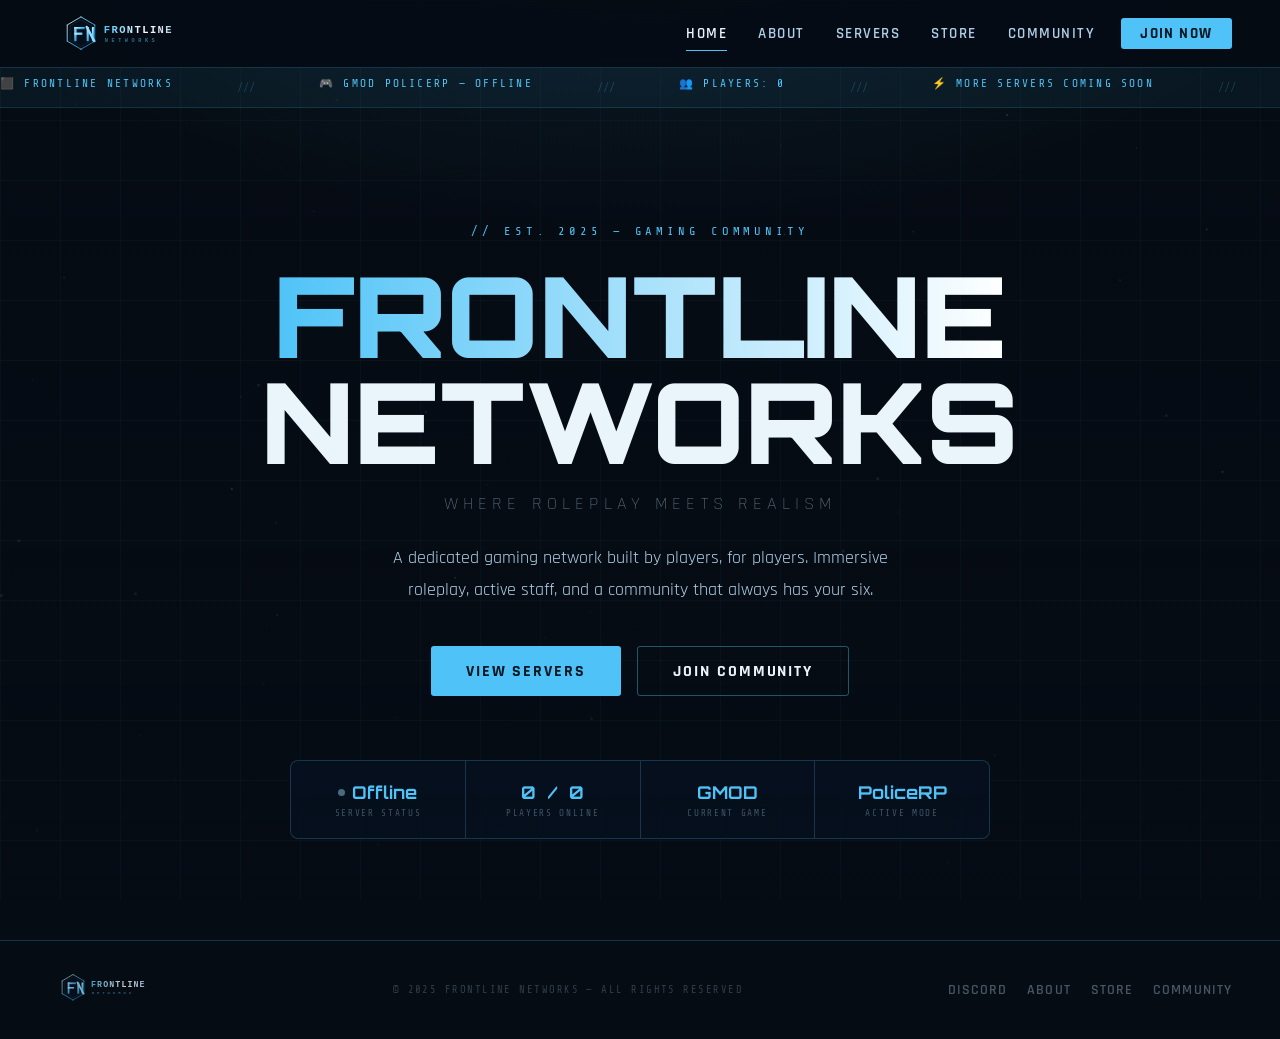
<file: index.html>
<!DOCTYPE html>
<html lang="en">
<head>
  <meta charset="UTF-8" />
  <meta name="viewport" content="width=device-width, initial-scale=1.0" />
  <title>Frontline Networks — GMOD PoliceRP Community</title>

  <!-- ── SEO ── -->
  <meta name="description" content="Frontline Networks — A dedicated GMOD PoliceRP gaming community. Immersive roleplay, active staff, and a community that always has your six." />
  <meta name="keywords" content="Frontline Networks, GMOD, PoliceRP, Garry's Mod, Roleplay, Gaming Community" />
  <meta name="author" content="Frontline Networks" />
  <meta name="robots" content="index, follow" />
  <link rel="canonical" href="https://frontlinenetx.net" />

  <!-- ── Open Graph (Discord / social previews) ── -->
  <meta property="og:type"        content="website" />
  <meta property="og:url"         content="https://frontlinenetx.net" />
  <meta property="og:title"       content="Frontline Networks — GMOD PoliceRP" />
  <meta property="og:description" content="A dedicated GMOD PoliceRP gaming community. Immersive roleplay, active staff, and a community that always has your six." />
  <meta property="og:image"       content="https://frontlinenetx.net/assets/images/discord-icon.svg" />
  <meta name="theme-color"        content="#4fc3f7" />

  <!-- ── Twitter / X card ── -->
  <meta name="twitter:card"        content="summary_large_image" />
  <meta name="twitter:title"       content="Frontline Networks — GMOD PoliceRP" />
  <meta name="twitter:description" content="A dedicated GMOD PoliceRP gaming community." />
  <meta name="twitter:image"       content="https://frontlinenetx.net/assets/images/discord-icon.svg" />

  <!-- ── Security headers (also set via _headers file for Cloudflare) ── -->
  <meta http-equiv="X-Content-Type-Options"    content="nosniff" />
  <meta http-equiv="X-XSS-Protection"          content="1; mode=block" />
  <meta http-equiv="Referrer-Policy"           content="strict-origin-when-cross-origin" />
  <meta http-equiv="Permissions-Policy"        content="geolocation=(), microphone=(), camera=()" />

  <!-- ── Performance ── -->
  <meta http-equiv="X-UA-Compatible" content="IE=edge" />
  <link rel="preconnect" href="https://fonts.googleapis.com" />
  <link rel="preconnect" href="https://fonts.gstatic.com" crossorigin />
  <link rel="dns-prefetch" href="https://frontline-status.jjkeanuza.workers.dev" />
  <link rel="preconnect" href="https://frontline-status.jjkeanuza.workers.dev" crossorigin />

  <title>Frontline Networks — GMOD PoliceRP Community</title>
  <link rel="icon" type="image/svg+xml" href="data:image/svg+xml,%3Csvg width='32' height='32' viewBox='0 0 32 32' xmlns='http://www.w3.org/2000/svg'%3E%3Cdefs%3E%3ClinearGradient id='fg1' x1='0%25' y1='0%25' x2='100%25' y2='100%25'%3E%3Cstop offset='0%25' stop-color='%23ffffff'/%3E%3Cstop offset='50%25' stop-color='%234fc3f7'/%3E%3Cstop offset='100%25' stop-color='%230277bd'/%3E%3C/linearGradient%3E%3ClinearGradient id='fg2' x1='100%25' y1='0%25' x2='0%25' y2='100%25'%3E%3Cstop offset='0%25' stop-color='%234fc3f7'/%3E%3Cstop offset='100%25' stop-color='%23e0f4ff'/%3E%3C/linearGradient%3E%3C/defs%3E%3Ccircle cx='16' cy='16' r='15' fill='%23060c14'/%3E%3Cpolygon points='16,2 28,9 28,23 16,30 4,23 4,9' fill='none' stroke='url(%23fg1)' stroke-width='1.5'/%3E%3Crect x='7' y='10' width='3' height='12' fill='url(%23fg1)' rx='0.5'/%3E%3Crect x='7' y='10' width='9' height='3' fill='url(%23fg1)' rx='0.5'/%3E%3Crect x='7' y='15' width='7' height='2.5' fill='url(%23fg2)' rx='0.5'/%3E%3Crect x='18' y='10' width='3' height='12' fill='url(%23fg1)' rx='0.5'/%3E%3Crect x='24' y='10' width='3' height='12' fill='url(%23fg1)' rx='0.5'/%3E%3Cline x1='18' y1='10' x2='27' y2='22' stroke='url(%23fg2)' stroke-width='3' stroke-linecap='round'/%3E%3C/svg%3E"/>
  <link rel="preconnect" href="https://fonts.googleapis.com" />
  <link rel="preconnect" href="https://fonts.gstatic.com" crossorigin />
  <link href="https://fonts.googleapis.com/css2?family=Orbitron:wght@400;700;900&family=Rajdhani:wght@300;400;600;700&family=Share+Tech+Mono&display=swap" rel="stylesheet" />
  <style>
    *, *::before, *::after { box-sizing: border-box; margin: 0; padding: 0; }

    :root {
      --fl-blue: #4fc3f7;
      --fl-blue-dark: #0277bd;
      --fl-blue-glow: rgba(79,195,247,0.45);
      --fl-ice: #e0f4ff;
      --fl-dark: #060c14;
      --fl-panel: rgba(6,16,30,0.9);
      --fl-border: rgba(79,195,247,0.22);
      --fl-text: #b0cfe8;
      --fl-white: #eaf5fb;
    }

    html { scroll-behavior: smooth; }

    body {
      font-family: 'Rajdhani', sans-serif;
      background: var(--fl-dark);
      color: var(--fl-text);
      overflow-x: hidden;
      min-height: 100vh;
    }

    /* ── BACKGROUND ── */
    #bg-canvas {
      position: fixed; inset: 0; z-index: 0; pointer-events: none;
    }

    .bg-overlay {
      position: fixed; inset: 0; z-index: 1; pointer-events: none;
      background:
        radial-gradient(ellipse 80% 50% at 50% -10%, rgba(79,195,247,0.1) 0%, transparent 70%),
        linear-gradient(to bottom, rgba(6,12,20,0.5) 0%, rgba(6,12,20,0.75) 60%, rgba(6,12,20,0.97) 100%);
    }

    .grid-lines {
      position: fixed; inset: 0; z-index: 1; pointer-events: none;
      background-image:
        linear-gradient(rgba(79,195,247,0.04) 1px, transparent 1px),
        linear-gradient(90deg, rgba(79,195,247,0.04) 1px, transparent 1px);
      background-size: 60px 60px;
    }

    .site-wrap { position: relative; z-index: 2; min-height: 100vh; display: flex; flex-direction: column; }

    /* ── NAV ── */
    nav {
      position: fixed; top: 0; left: 0; right: 0; z-index: 100;
      display: flex; align-items: center; justify-content: space-between;
      padding: 0 3rem; height: 68px;
      background: rgba(6,12,20,0.96);
      border-bottom: 1px solid var(--fl-border);
      backdrop-filter: blur(14px);
    }

    .nav-logo {
      font-family: 'Orbitron', monospace; font-weight: 900; font-size: 1.05rem;
      color: var(--fl-white); letter-spacing: 0.08em; text-decoration: none;
      display: flex; align-items: center; gap: 10px; cursor: pointer;
    }

    .nav-logo .logo-accent { color: var(--fl-blue); }

    .nav-links { display: flex; gap: 0.25rem; list-style: none; align-items: center; }

    .nav-links button {
      font-family: 'Rajdhani', sans-serif; font-weight: 600; font-size: 0.92rem;
      letter-spacing: 0.1em; text-transform: uppercase; color: var(--fl-text);
      background: none; border: none; cursor: pointer; padding: 0.4rem 0.85rem;
      border-radius: 3px; transition: color 0.2s, background 0.2s;
      position: relative;
    }

    .nav-links button::after {
      content: ''; position: absolute; bottom: -2px; left: 0.85rem; right: 100%;
      height: 1px; background: var(--fl-blue); transition: right 0.25s ease;
    }

    .nav-links button:hover, .nav-links button.active { color: var(--fl-white); }
    .nav-links button:hover::after, .nav-links button.active::after { right: 0.85rem; }

    .nav-cta {
      background: var(--fl-blue) !important; color: #021824 !important;
      font-weight: 700 !important; padding: 0.4rem 1.2rem !important;
      border-radius: 3px; transition: background 0.2s, box-shadow 0.2s !important;
      margin-left: 0.5rem;
    }

    .nav-cta:hover {
      background: var(--fl-blue-dark) !important;
      box-shadow: 0 0 18px var(--fl-blue-glow) !important;
      color: var(--fl-white) !important;
    }

    .nav-cta::after { display: none !important; }

    /* ── TICKER ── */
    .live-ticker {
      background: rgba(79,195,247,0.06);
      border-bottom: 1px solid rgba(79,195,247,0.15);
      padding: 0.55rem 0; overflow: hidden; position: relative; z-index: 2;
      margin-top: 68px;
    }

    .ticker-inner {
      display: flex; white-space: nowrap;
      animation: ticker 32s linear infinite; gap: 4rem;
    }

    .ticker-item {
      font-family: 'Share Tech Mono', monospace; font-size: 0.7rem;
      letter-spacing: 0.2em; text-transform: uppercase; color: var(--fl-blue);
    }

    .ticker-sep { color: rgba(79,195,247,0.25); }
    @keyframes ticker { from { transform: translateX(0); } to { transform: translateX(-50%); } }

    /* ── VIEWS — hidden by default, shown via JS ── */
    .view { display: none; flex: 1; }
    .view.active { display: block; }

    /* ── SHARED SECTION STYLES ── */
    .page-wrap { max-width: 1200px; margin: 0 auto; padding: 4rem 2rem 5rem; }

    .page-eyebrow {
      font-family: 'Share Tech Mono', monospace; font-size: 0.72rem;
      letter-spacing: 0.35em; text-transform: uppercase; color: var(--fl-blue);
      margin-bottom: 0.85rem;
    }

    .page-title {
      font-family: 'Orbitron', monospace;
      font-size: clamp(1.8rem, 4vw, 3rem); font-weight: 900;
      color: var(--fl-white); text-transform: uppercase; line-height: 1.05;
      margin-bottom: 0.9rem;
    }

    .page-title span { color: var(--fl-blue); }

    .page-desc {
      font-size: 1.1rem; line-height: 1.78; color: var(--fl-text);
      max-width: 620px; margin-bottom: 2.75rem;
    }

    .section-label {
      font-family: 'Share Tech Mono', monospace; font-size: 0.68rem;
      letter-spacing: 0.32em; text-transform: uppercase; color: var(--fl-blue);
      margin-bottom: 0.6rem; margin-top: 3rem;
    }

    .section-title {
      font-family: 'Orbitron', monospace; font-size: clamp(1.3rem, 3vw, 1.9rem);
      font-weight: 700; color: var(--fl-white); text-transform: uppercase;
      line-height: 1.1; margin-bottom: 0.6rem;
    }

    .section-title span { color: var(--fl-blue); }

    .divider {
      height: 1px; margin: 2.5rem 0;
      background: linear-gradient(90deg, transparent, var(--fl-border), transparent);
    }

    /* ── CARDS ── */
    .card-grid {
      display: grid; grid-template-columns: repeat(auto-fit, minmax(260px, 1fr));
      gap: 1.35rem;
    }

    .card {
      background: var(--fl-panel); border: 1px solid var(--fl-border);
      border-radius: 8px; padding: 1.85rem 1.6rem;
      transition: border-color 0.3s, transform 0.3s, box-shadow 0.3s;
      position: relative; overflow: hidden;
    }

    .card::before {
      content: ''; position: absolute; top: 0; left: 0; right: 0; height: 2px;
      background: linear-gradient(90deg, transparent, var(--fl-blue), transparent);
      opacity: 0; transition: opacity 0.3s;
    }

    .card:hover { border-color: rgba(79,195,247,0.5); transform: translateY(-4px); box-shadow: 0 12px 36px rgba(0,0,0,0.4), 0 0 18px rgba(79,195,247,0.08); }
    .card:hover::before { opacity: 1; }

    .card-icon { font-size: 2rem; margin-bottom: 1rem; display: block; }

    .card-title {
      font-family: 'Orbitron', monospace; font-size: 0.88rem; font-weight: 700;
      color: var(--fl-white); text-transform: uppercase; letter-spacing: 0.07em;
      margin-bottom: 0.6rem;
    }

    .card-text { font-size: 0.98rem; line-height: 1.65; color: var(--fl-text); }

    /* ── TAGS ── */
    .tag {
      font-family: 'Share Tech Mono', monospace; font-size: 0.66rem;
      letter-spacing: 0.15em; text-transform: uppercase;
      padding: 0.22rem 0.7rem; border-radius: 3px; border: 1px solid;
      display: inline-block;
    }

    .tag-blue { color: #4fc3f7; border-color: rgba(79,195,247,0.4); background: rgba(79,195,247,0.08); }
    .tag-ice  { color: #c9e8f7; border-color: rgba(150,210,245,0.3); background: rgba(150,210,245,0.06); }
    .tag-green{ color: #4ade80; border-color: rgba(74,222,128,0.35); background: rgba(74,222,128,0.07); }
    .tag-gray { color: rgba(176,207,232,0.45); border-color: rgba(176,207,232,0.12); background: rgba(176,207,232,0.04); }

    /* ── STATUS DOT ── */
    .dot { width: 7px; height: 7px; border-radius: 50%; display: inline-block; }
    .dot-live { background: #4ade80; box-shadow: 0 0 6px #4ade80; animation: blink 2s ease-in-out infinite; }
    .dot-off  { background: #4a6a80; }
    .dot-soon { background: #4fc3f7; box-shadow: 0 0 5px #4fc3f7; animation: blink 2s ease-in-out infinite; }
    @keyframes blink { 0%,100%{opacity:1} 50%{opacity:0.3} }

    /* ── BUTTONS ── */
    .btn {
      font-family: 'Rajdhani', sans-serif; font-weight: 700; font-size: 1rem;
      letter-spacing: 0.12em; text-transform: uppercase; padding: 0.85rem 2.2rem;
      border-radius: 3px; text-decoration: none; display: inline-block; cursor: pointer;
      border: none; transition: all 0.2s;
    }

    .btn-solid { background: var(--fl-blue); color: #021824; }
    .btn-solid:hover { background: var(--fl-blue-dark); box-shadow: 0 0 28px var(--fl-blue-glow); transform: translateY(-2px); color: var(--fl-white); }

    .btn-outline { background: transparent; color: var(--fl-white); border: 1px solid rgba(79,195,247,0.4); }
    .btn-outline:hover { border-color: var(--fl-blue); background: rgba(79,195,247,0.08); transform: translateY(-2px); }

    /* ─────────────────────────────────────
       VIEW: HOME
    ───────────────────────────────────── */
    #view-home {
      min-height: calc(100vh - 68px);
      display: none;
      flex-direction: column;
      align-items: center;
      justify-content: center;
      text-align: center;
      padding: 5rem 2rem 4rem;
    }

    #view-home.active { display: flex; }

    .hero-eyebrow {
      font-family: 'Share Tech Mono', monospace; font-size: 0.76rem;
      letter-spacing: 0.32em; color: var(--fl-blue); text-transform: uppercase;
      margin-bottom: 1.5rem;
      opacity: 0; animation: fadeUp 0.6s 0.2s forwards;
    }

    .hero-title {
      font-family: 'Orbitron', monospace;
      font-size: clamp(3rem, 9vw, 7rem); font-weight: 900;
      line-height: 0.95; color: var(--fl-white); text-transform: uppercase;
      opacity: 0; animation: fadeUp 0.7s 0.4s forwards;
    }

    .hero-title .wave {
      display: inline-block;
      background: linear-gradient(90deg, #4fc3f7, #ffffff, #4fc3f7);
      background-size: 200% auto;
      -webkit-background-clip: text; -webkit-text-fill-color: transparent; background-clip: text;
      animation: shimmer 3s linear infinite;
    }

    @keyframes shimmer { to { background-position: 200% center; } }

    .hero-sub {
      font-size: 1.15rem; font-weight: 300; letter-spacing: 0.28em;
      text-transform: uppercase; color: rgba(176,207,232,0.55);
      margin-top: 1.1rem;
      opacity: 0; animation: fadeUp 0.7s 0.6s forwards;
    }

    .hero-desc {
      max-width: 520px; margin: 1.75rem auto 0; font-size: 1.1rem; line-height: 1.78;
      opacity: 0; animation: fadeUp 0.7s 0.8s forwards;
    }

    .hero-btns {
      display: flex; gap: 1rem; margin-top: 2.5rem; justify-content: center; flex-wrap: wrap;
      opacity: 0; animation: fadeUp 0.7s 1s forwards;
    }

    /* ── LIVE STATS BAR ── */
    .stats-bar {
      display: flex; gap: 0; margin-top: 4rem; width: 100%; max-width: 700px;
      background: var(--fl-panel); border: 1px solid var(--fl-border); border-radius: 8px;
      overflow: hidden;
      opacity: 0; animation: fadeUp 0.7s 1.2s forwards;
    }

    .stat-item {
      flex: 1; padding: 1.25rem 1rem; text-align: center;
      border-right: 1px solid var(--fl-border);
    }

    .stat-item:last-child { border-right: none; }

    .stat-val {
      font-family: 'Orbitron', monospace; font-size: 1.1rem; font-weight: 700;
      color: var(--fl-blue); display: flex; align-items: center; justify-content: center; gap: 7px;
    }

    .stat-lbl {
      font-family: 'Share Tech Mono', monospace; font-size: 0.58rem;
      letter-spacing: 0.18em; color: rgba(176,207,232,0.35);
      text-transform: uppercase; margin-top: 0.3rem;
    }

    @keyframes fadeUp { from { opacity:0; transform:translateY(22px); } to { opacity:1; transform:none; } }

    /* ─────────────────────────────────────
       VIEW: ABOUT
    ───────────────────────────────────── */
    .mission-block {
      background: var(--fl-panel); border: 1px solid var(--fl-border);
      border-left: 3px solid var(--fl-blue); border-radius: 0 6px 6px 0;
      padding: 2rem 2rem 2rem 2.5rem; margin-bottom: 2.75rem;
    }

    .mission-block p { font-size: 1.1rem; line-height: 1.85; color: var(--fl-text); }
    .mission-block p + p { margin-top: 1rem; }

    .rules-list { list-style: none; display: flex; flex-direction: column; gap: 0.8rem; }

    .rules-list li {
      display: flex; gap: 1rem; align-items: flex-start;
      font-size: 1.02rem; line-height: 1.6; color: var(--fl-text);
      background: var(--fl-panel); border: 1px solid var(--fl-border);
      border-radius: 5px; padding: 1rem 1.25rem;
      transition: border-color 0.25s;
    }

    .rules-list li:hover { border-color: rgba(79,195,247,0.4); }

    .rule-num {
      font-family: 'Share Tech Mono', monospace; font-size: 0.68rem;
      color: var(--fl-blue); letter-spacing: 0.1em; flex-shrink: 0; margin-top: 3px;
    }

    /* ─────────────────────────────────────
       VIEW: SERVERS
    ───────────────────────────────────── */
    .server-card {
      background: var(--fl-panel); border: 1px solid var(--fl-border);
      border-radius: 8px; overflow: hidden; margin-bottom: 2rem;
    }

    .server-banner {
      background: linear-gradient(135deg, #060c18 0%, #071828 50%, #060c18 100%);
      padding: 2.5rem; display: flex; align-items: flex-start; gap: 2rem;
      border-bottom: 1px solid var(--fl-border); flex-wrap: wrap;
    }

    .game-badge {
      flex-shrink: 0; width: 88px; height: 88px;
      background: rgba(79,195,247,0.1); border: 2px solid var(--fl-blue);
      border-radius: 8px; display: flex; flex-direction: column;
      align-items: center; justify-content: center; gap: 4px;
    }

    .game-badge-icon { font-size: 2rem; }
    .game-badge-label { font-family: 'Share Tech Mono', monospace; font-size: 0.56rem; letter-spacing: 0.2em; color: var(--fl-blue); text-transform: uppercase; }

    .server-info { flex: 1; min-width: 260px; }

    .server-name { font-family: 'Orbitron', monospace; font-size: clamp(1.4rem,3vw,2rem); font-weight: 900; color: var(--fl-white); text-transform: uppercase; margin-bottom: 0.5rem; }
    .server-name span { color: var(--fl-blue); }

    .server-tag-row { display: flex; gap: 0.5rem; flex-wrap: wrap; margin-bottom: 1rem; }

    .server-desc { font-size: 1.02rem; line-height: 1.72; color: var(--fl-text); max-width: 540px; margin-bottom: 1.2rem; }

    .server-ip {
      display: inline-flex; align-items: center; gap: 0.5rem;
      font-family: 'Share Tech Mono', monospace; font-size: 0.7rem;
      letter-spacing: 0.14em; color: rgba(176,207,232,0.4); text-transform: uppercase;
      background: rgba(255,255,255,0.03); border: 1px solid rgba(255,255,255,0.07);
      padding: 0.5rem 1rem; border-radius: 4px;
    }

    .server-stats-row {
      display: grid; grid-template-columns: repeat(auto-fit, minmax(130px,1fr));
      border-top: 1px solid var(--fl-border);
    }

    .stat-cell { padding: 1.4rem; text-align: center; border-right: 1px solid var(--fl-border); }
    .stat-cell:last-child { border-right: none; }
    .stat-cell-val { font-family: 'Orbitron', monospace; font-size: 1.2rem; font-weight: 700; color: var(--fl-blue); display: flex; align-items: center; justify-content: center; gap: 8px; }
    .stat-cell-lbl { font-family: 'Share Tech Mono', monospace; font-size: 0.58rem; letter-spacing: 0.18em; color: rgba(176,207,232,0.35); text-transform: uppercase; margin-top: 0.3rem; }

    /* category cards */
    .cat-grid { display: grid; grid-template-columns: repeat(auto-fit, minmax(270px,1fr)); gap: 1.25rem; margin-top: 1.25rem; }

    .cat-card {
      background: var(--fl-panel); border: 1px solid var(--fl-border);
      border-radius: 6px; padding: 1.7rem; display: flex; gap: 1.2rem;
      align-items: flex-start; transition: border-color 0.3s, transform 0.3s, box-shadow 0.3s;
    }

    .cat-card:hover { border-color: rgba(79,195,247,0.5); transform: translateY(-3px); box-shadow: 0 8px 28px rgba(0,0,0,0.35); }
    .cat-card.dim { opacity: 0.55; filter: grayscale(0.25); }

    .cat-icon {
      width: 48px; height: 48px; flex-shrink: 0;
      background: rgba(79,195,247,0.08); border: 1px solid rgba(79,195,247,0.22);
      border-radius: 4px; display: flex; align-items: center; justify-content: center; font-size: 1.5rem;
    }

    .cat-icon.soon-icon { background: rgba(79,195,247,0.04); border-color: rgba(79,195,247,0.12); }

    .cat-body { flex: 1; }
    .cat-name { font-family: 'Orbitron', monospace; font-size: 0.86rem; font-weight: 700; color: var(--fl-white); text-transform: uppercase; letter-spacing: 0.06em; margin-bottom: 0.4rem; }
    .cat-desc { font-size: 0.95rem; line-height: 1.6; color: var(--fl-text); margin-bottom: 0.6rem; }
    .cat-status { display: inline-flex; align-items: center; gap: 5px; font-family: 'Share Tech Mono', monospace; font-size: 0.62rem; letter-spacing: 0.14em; text-transform: uppercase; }
    .s-live { color: #4ade80; } .s-soon { color: var(--fl-blue); }

    /* coming panel */
    .coming-panel {
      background: linear-gradient(135deg, rgba(79,195,247,0.04) 0%, var(--fl-panel) 50%, rgba(79,195,247,0.04) 100%);
      border: 1px solid rgba(79,195,247,0.2); border-radius: 8px;
      padding: 3rem 2.5rem; text-align: center; position: relative; overflow: hidden; margin-top: 3rem;
    }

    .coming-panel::before { content:''; position:absolute; top:0;left:0;right:0; height:1px; background: linear-gradient(90deg,transparent,var(--fl-blue),transparent); }

    .coming-badge { display: inline-block; font-family: 'Share Tech Mono', monospace; font-size: 0.66rem; letter-spacing: 0.26em; text-transform: uppercase; color: var(--fl-blue); background: rgba(79,195,247,0.1); border: 1px solid rgba(79,195,247,0.25); padding: 0.28rem 1rem; border-radius: 3px; margin-bottom: 1.5rem; }

    .coming-panel h3 { font-family: 'Orbitron', monospace; font-size: clamp(1.2rem,3vw,1.8rem); font-weight: 700; color: var(--fl-white); text-transform: uppercase; margin-bottom: 0.9rem; }
    .coming-panel p { font-size: 1.05rem; line-height: 1.75; color: var(--fl-text); max-width: 540px; margin: 0 auto 2rem; }

    .coming-games { display: flex; gap: 0.85rem; justify-content: center; flex-wrap: wrap; margin-bottom: 2.5rem; }

    .coming-game { background: rgba(79,195,247,0.06); border: 1px solid rgba(79,195,247,0.16); border-radius: 5px; padding: 0.6rem 1.25rem; display: flex; align-items: center; gap: 0.5rem; font-family: 'Rajdhani', sans-serif; font-weight: 600; font-size: 0.95rem; letter-spacing: 0.06em; color: rgba(176,207,232,0.65); text-transform: uppercase; }

    .notify-row { display: flex; gap: 0.75rem; max-width: 400px; margin: 0 auto; justify-content: center; }
    .notify-input { flex:1; background: rgba(255,255,255,0.05); border: 1px solid rgba(255,255,255,0.1); border-radius: 3px; padding: 0.75rem 1rem; font-family: 'Rajdhani', sans-serif; font-size: 1rem; color: var(--fl-white); outline: none; transition: border-color 0.2s; }
    .notify-input::placeholder { color: rgba(176,207,232,0.3); }
    .notify-input:focus { border-color: rgba(79,195,247,0.5); }
    .notify-btn { background: var(--fl-blue); color: #021824; font-family: 'Rajdhani', sans-serif; font-weight: 700; font-size: 0.92rem; letter-spacing: 0.1em; text-transform: uppercase; padding: 0.75rem 1.3rem; border: none; border-radius: 3px; cursor: pointer; white-space: nowrap; transition: background 0.2s, box-shadow 0.2s; }
    .notify-btn:hover { background: var(--fl-blue-dark); box-shadow: 0 0 18px var(--fl-blue-glow); }

    /* ─────────────────────────────────────
       VIEW: STORE
    ───────────────────────────────────── */
    .store-notice {
      background: rgba(79,195,247,0.06); border: 1px solid rgba(79,195,247,0.18);
      border-radius: 6px; padding: 1rem 1.5rem;
      font-family: 'Share Tech Mono', monospace; font-size: 0.7rem;
      letter-spacing: 0.12em; color: var(--fl-blue); text-transform: uppercase;
      margin-bottom: 2.5rem;
    }

    .store-grid { display: grid; grid-template-columns: repeat(auto-fit, minmax(265px,1fr)); gap: 1.5rem; align-items: start; }

    .store-card { background: var(--fl-panel); border: 1px solid var(--fl-border); border-radius: 8px; padding: 2rem 1.75rem; position: relative; transition: transform 0.3s, box-shadow 0.3s, border-color 0.3s; }
    .store-card:hover { transform: translateY(-5px); box-shadow: 0 14px 40px rgba(0,0,0,0.4), 0 0 20px rgba(79,195,247,0.1); border-color: rgba(79,195,247,0.5); }
    .store-card.featured { border-color: var(--fl-blue); box-shadow: 0 0 28px rgba(79,195,247,0.14); }

    .featured-badge { position:absolute; top:-13px; left:50%; transform:translateX(-50%); background: var(--fl-blue); color:#021824; font-family:'Share Tech Mono',monospace; font-size:0.6rem; letter-spacing:0.2em; text-transform:uppercase; padding:0.25rem 1rem; border-radius:20px; white-space:nowrap; font-weight:700; }

    .store-hdr { display:flex; align-items:center; justify-content:space-between; margin-bottom:1.2rem; }
    .store-icon { font-size:1.75rem; }
    .store-tier { font-family:'Share Tech Mono',monospace; font-size:0.6rem; letter-spacing:0.2em; text-transform:uppercase; padding:0.22rem 0.7rem; border-radius:3px; border:1px solid; }
    .tier-1 { color:#90caf9; border-color:rgba(144,202,249,0.4); background:rgba(144,202,249,0.08); }
    .tier-2 { color:#4fc3f7; border-color:rgba(79,195,247,0.5); background:rgba(79,195,247,0.1); }
    .tier-3 { color:#e0f4ff; border-color:rgba(224,244,255,0.4); background:rgba(224,244,255,0.07); }

    .store-name { font-family:'Orbitron',monospace; font-size:1rem; font-weight:700; color:var(--fl-white); text-transform:uppercase; letter-spacing:0.06em; margin-bottom:0.3rem; }
    .store-price { font-family:'Share Tech Mono',monospace; font-size:0.72rem; color:rgba(176,207,232,0.35); letter-spacing:0.1em; text-transform:uppercase; margin-bottom:1.5rem; }

    .store-perks { list-style:none; margin-bottom:1.75rem; display:flex; flex-direction:column; gap:0.55rem; }
    .store-perks li { font-size:0.97rem; color:var(--fl-text); }

    .store-btn { display:block; width:100%; text-align:center; font-family:'Rajdhani',sans-serif; font-weight:700; font-size:0.95rem; letter-spacing:0.12em; text-transform:uppercase; padding:0.8rem; border-radius:4px; text-decoration:none; transition:all 0.2s; cursor:pointer; border:none; }
    .store-btn.solid { background:var(--fl-blue); color:#021824; }
    .store-btn.solid:hover { background:var(--fl-blue-dark); box-shadow:0 0 20px var(--fl-blue-glow); color:var(--fl-white); }
    .store-btn.outline { background:transparent; color:var(--fl-white); border:1px solid rgba(79,195,247,0.35); }
    .store-btn.outline:hover { border-color:var(--fl-blue); background:rgba(79,195,247,0.08); }

    /* ─────────────────────────────────────
       VIEW: COMMUNITY
    ───────────────────────────────────── */
    .comm-grid { display:grid; grid-template-columns:repeat(auto-fit,minmax(270px,1fr)); gap:1.35rem; margin-bottom:3rem; }

    .comm-card { background:var(--fl-panel); border:1px solid var(--fl-border); border-radius:8px; padding:2rem 1.75rem; text-decoration:none; display:flex; flex-direction:column; gap:0.8rem; transition:border-color 0.3s,transform 0.3s,box-shadow 0.3s; position:relative; overflow:hidden; }
    .comm-card::before { content:''; position:absolute; top:0;left:0;right:0; height:2px; background:linear-gradient(90deg,transparent,var(--fl-blue),transparent); opacity:0; transition:opacity 0.3s; }
    .comm-card:hover { border-color:rgba(79,195,247,0.5); transform:translateY(-4px); box-shadow:0 12px 36px rgba(0,0,0,0.4),0 0 18px rgba(79,195,247,0.09); }
    .comm-card:hover::before { opacity:1; }

    .comm-icon { font-size:2.1rem; }
    .comm-title { font-family:'Orbitron',monospace; font-size:0.88rem; font-weight:700; color:var(--fl-white); text-transform:uppercase; letter-spacing:0.07em; }
    .comm-desc { font-size:0.97rem; line-height:1.65; color:var(--fl-text); }
    .comm-cta { margin-top:auto; font-family:'Share Tech Mono',monospace; font-size:0.66rem; letter-spacing:0.14em; color:var(--fl-blue); text-transform:uppercase; }

    /* forums preview */
    .forums-box { background:var(--fl-panel); border:1px solid var(--fl-border); border-radius:8px; overflow:hidden; }
    .forums-hdr { padding:1.25rem 2rem; border-bottom:1px solid var(--fl-border); display:flex; align-items:center; justify-content:space-between; }
    .forums-hdr h3 { font-family:'Orbitron',monospace; font-size:0.9rem; font-weight:700; color:var(--fl-white); text-transform:uppercase; letter-spacing:0.07em; }
    .forums-badge { font-family:'Share Tech Mono',monospace; font-size:0.6rem; letter-spacing:0.15em; text-transform:uppercase; color:var(--fl-blue); background:rgba(79,195,247,0.08); border:1px solid rgba(79,195,247,0.2); padding:0.2rem 0.7rem; border-radius:3px; }

    .forum-cat-hdr { display:flex; align-items:center; gap:0.85rem; padding:1rem 2rem; background:rgba(79,195,247,0.03); border-bottom:1px solid rgba(79,195,247,0.08); }
    .forum-cat-icon { font-size:1.2rem; }
    .forum-cat-name { font-family:'Orbitron',monospace; font-size:0.76rem; font-weight:700; color:var(--fl-white); text-transform:uppercase; letter-spacing:0.07em; }

    .forum-row { display:flex; align-items:center; justify-content:space-between; padding:0.9rem 2rem 0.9rem 3.25rem; border-bottom:1px solid rgba(79,195,247,0.06); gap:1rem; flex-wrap:wrap; transition:background 0.2s; }
    .forum-row:last-child { border-bottom:none; }
    .forum-row:hover { background:rgba(79,195,247,0.03); }
    .forum-row-title { font-family:'Rajdhani',sans-serif; font-weight:600; font-size:0.97rem; color:var(--fl-text); letter-spacing:0.03em; }
    .forum-soon { font-family:'Share Tech Mono',monospace; font-size:0.58rem; letter-spacing:0.14em; text-transform:uppercase; color:var(--fl-blue); background:rgba(79,195,247,0.07); border:1px solid rgba(79,195,247,0.18); padding:0.14rem 0.55rem; border-radius:3px; }

    /* ── FOOTER ── */
    footer {
      border-top: 1px solid var(--fl-border); padding: 2rem 3rem;
      display: flex; align-items: center; justify-content: space-between;
      gap: 1.5rem; flex-wrap: wrap; position: relative; z-index: 2;
    }

    .footer-logo { font-family:'Orbitron',monospace; font-weight:900; font-size:0.95rem; color:var(--fl-white); letter-spacing:0.08em; cursor:pointer; }
    .footer-logo span { color:var(--fl-blue); }
    .footer-copy { font-family:'Share Tech Mono',monospace; font-size:0.65rem; letter-spacing:0.14em; color:rgba(176,207,232,0.25); text-transform:uppercase; }
    .footer-links { display:flex; gap:1.25rem; list-style:none; }
    .footer-links a { font-family:'Rajdhani',sans-serif; font-weight:600; font-size:0.85rem; letter-spacing:0.08em; text-transform:uppercase; color:rgba(176,207,232,0.38); text-decoration:none; transition:color 0.2s; cursor:pointer; }
    .footer-links a:hover { color:var(--fl-blue); }

    /* ── REVEAL ── */
    .reveal { opacity:0; transform:translateY(24px); transition:opacity 0.55s ease,transform 0.55s ease; }
    .reveal.in { opacity:1; transform:none; }

    /* ══════════════════════════════════════
       HAMBURGER MENU
    ══════════════════════════════════════ */
    .hamburger {
      display: none;
      flex-direction: column;
      gap: 5px;
      background: none;
      border: none;
      cursor: pointer;
      padding: 6px;
      z-index: 200;
    }

    .hamburger span {
      display: block;
      width: 24px;
      height: 2px;
      background: var(--fl-white);
      border-radius: 2px;
      transition: transform 0.3s, opacity 0.3s;
    }

    .hamburger.open span:nth-child(1) { transform: translateY(7px) rotate(45deg); }
    .hamburger.open span:nth-child(2) { opacity: 0; }
    .hamburger.open span:nth-child(3) { transform: translateY(-7px) rotate(-45deg); }

    /* Mobile nav drawer */
    .mobile-nav {
      display: none;
      position: fixed;
      top: 68px; left: 0; right: 0;
      background: rgba(6,12,20,0.98);
      border-bottom: 1px solid var(--fl-border);
      backdrop-filter: blur(16px);
      z-index: 99;
      flex-direction: column;
      padding: 1rem 0 1.5rem;
      transform: translateY(-10px);
      opacity: 0;
      transition: transform 0.25s ease, opacity 0.25s ease;
    }

    .mobile-nav.open {
      display: flex;
      transform: translateY(0);
      opacity: 1;
    }

    .mobile-nav button {
      font-family: 'Rajdhani', sans-serif;
      font-weight: 600;
      font-size: 1.05rem;
      letter-spacing: 0.12em;
      text-transform: uppercase;
      color: var(--fl-text);
      background: none;
      border: none;
      cursor: pointer;
      padding: 0.9rem 2rem;
      text-align: left;
      transition: color 0.2s, background 0.2s;
      border-left: 2px solid transparent;
    }

    .mobile-nav button:hover,
    .mobile-nav button.active {
      color: var(--fl-white);
      background: rgba(79,195,247,0.06);
      border-left-color: var(--fl-blue);
    }

    .mobile-nav .mobile-cta {
      margin: 0.75rem 2rem 0;
      background: var(--fl-blue);
      color: #021824;
      font-weight: 700;
      padding: 0.85rem 1.5rem;
      border-radius: 4px;
      text-align: center;
      border-left: none !important;
    }

    .mobile-nav .mobile-cta:hover {
      background: var(--fl-blue-dark);
      color: var(--fl-white);
    }

    /* ══════════════════════════════════════
       FULL RESPONSIVE BREAKPOINTS
    ══════════════════════════════════════ */

    /* ── Tablet (≤900px) ── */
    @media (max-width: 900px) {
      .card-grid { grid-template-columns: repeat(auto-fit, minmax(220px, 1fr)); }
      .store-grid { grid-template-columns: 1fr 1fr; }
      .comm-grid  { grid-template-columns: 1fr 1fr; }
      .cat-grid   { grid-template-columns: 1fr 1fr; }
      .server-stats-row { grid-template-columns: repeat(2, 1fr); }
      .stats-bar { max-width: 100%; }
    }

    /* ── Mobile (≤768px) ── */
    @media (max-width: 768px) {

      /* Nav — hide desktop links, show hamburger */
      nav { padding: 0 1.25rem; }
      .nav-links { display: none; }
      .hamburger { display: flex; }

      /* Hero */
      #view-home {
        padding: 4rem 1.25rem 3rem;
        min-height: calc(100vh - 100px);
      }

      .hero-title { font-size: clamp(2.4rem, 13vw, 4rem); }
      .hero-sub { font-size: 0.95rem; letter-spacing: 0.18em; }
      .hero-desc { font-size: 1rem; }
      .hero-btns { flex-direction: column; align-items: center; width: 100%; }
      .hero-btns .btn { width: 100%; max-width: 320px; text-align: center; }

      /* Stats bar — 2x2 grid on mobile */
      .stats-bar {
        display: grid;
        grid-template-columns: 1fr 1fr;
        width: 100%;
        margin-top: 2.5rem;
      }

      .stat-item { border-right: 1px solid var(--fl-border); border-bottom: 1px solid var(--fl-border); }
      .stat-item:nth-child(2) { border-right: none; }
      .stat-item:nth-child(3) { border-bottom: none; }
      .stat-item:nth-child(4) { border-right: none; border-bottom: none; }

      /* Page wrap */
      .page-wrap { padding: 2.5rem 1.25rem 4rem; }

      /* Page title */
      .page-title { font-size: clamp(1.6rem, 8vw, 2.4rem); }

      /* Grids — single column */
      .card-grid  { grid-template-columns: 1fr; }
      .store-grid { grid-template-columns: 1fr; }
      .comm-grid  { grid-template-columns: 1fr; }
      .cat-grid   { grid-template-columns: 1fr; }

      /* Server card */
      .server-banner { flex-direction: column; gap: 1.25rem; padding: 1.75rem 1.25rem; }
      .server-stats-row { grid-template-columns: 1fr 1fr; }
      .stat-cell { border-right: 1px solid var(--fl-border); border-bottom: 1px solid var(--fl-border); }
      .stat-cell:nth-child(2) { border-right: none; }
      .stat-cell:nth-child(3) { border-bottom: none; }
      .stat-cell:nth-child(4) { border-right: none; border-bottom: none; }

      /* Coming panel */
      .coming-panel { padding: 2rem 1.25rem; }
      .coming-games { gap: 0.6rem; }
      .coming-game { font-size: 0.85rem; padding: 0.5rem 1rem; }
      .notify-row { flex-direction: column; }
      .notify-input, .notify-btn { width: 100%; }

      /* Store featured badge */
      .store-card.featured { margin-top: 1rem; }

      /* Forums */
      .forum-row { padding: 0.85rem 1.25rem; }
      .forums-hdr { padding: 1rem 1.25rem; }
      .forum-cat-hdr { padding: 0.85rem 1.25rem; }

      /* Footer */
      footer {
        flex-direction: column;
        text-align: center;
        padding: 2rem 1.25rem;
        gap: 1rem;
      }

      .footer-links { justify-content: center; flex-wrap: wrap; gap: 1rem; }

      /* Mission block */
      .mission-block { padding: 1.5rem 1.25rem; }

      /* Ticker font */
      .ticker-item { font-size: 0.62rem; letter-spacing: 0.14em; }
    }

    /* ── Small mobile (≤400px) ── */
    @media (max-width: 400px) {
      .hero-title { font-size: 2.2rem; }
      .page-title { font-size: 1.5rem; }
      .game-badge { width: 72px; height: 72px; }
      .game-badge-icon { font-size: 1.6rem; }
    }
  </style>
</head>
<body>

<canvas id="bg-canvas"></canvas>
<div class="bg-overlay"></div>
<div class="grid-lines"></div>

<div class="site-wrap">

  <!-- ── NAV ── -->
  <nav>
    <div class="nav-logo" onclick="showView('home')">
      <svg width="180" height="38" viewBox="0 0 320 80" xmlns="http://www.w3.org/2000/svg">
        <defs>
          <linearGradient id="nl1" x1="0%" y1="0%" x2="100%" y2="100%"><stop offset="0%" stop-color="#ffffff"/><stop offset="50%" stop-color="#4fc3f7"/><stop offset="100%" stop-color="#0277bd"/></linearGradient>
          <linearGradient id="nl2" x1="100%" y1="0%" x2="0%" y2="100%"><stop offset="0%" stop-color="#4fc3f7"/><stop offset="100%" stop-color="#e0f4ff"/></linearGradient>
          <linearGradient id="nlT" x1="0%" y1="0%" x2="100%" y2="0%"><stop offset="0%" stop-color="#4fc3f7"/><stop offset="60%" stop-color="#ffffff"/><stop offset="100%" stop-color="#b0cfe8"/></linearGradient>
        </defs>
        <polygon points="40,4 69,21 69,55 40,72 11,55 11,21" fill="none" stroke="url(#nl1)" stroke-width="1.8"/>
        <polygon points="40,10 63,23 63,53 40,66 17,53 17,23" fill="rgba(6,16,30,0.9)" stroke="rgba(79,195,247,0.25)" stroke-width="1"/>
        <rect x="26" y="25" width="5" height="30" fill="url(#nl1)" rx="1"/>
        <rect x="26" y="25" width="22" height="5" fill="url(#nl1)" rx="1"/>
        <rect x="26" y="37" width="17" height="4.5" fill="url(#nl2)" rx="1"/>
        <rect x="52" y="25" width="5" height="30" fill="url(#nl1)" rx="1"/>
        <rect x="63" y="25" width="5" height="30" fill="url(#nl1)" rx="1"/>
        <line x1="52" y1="25" x2="68" y2="55" stroke="url(#nl2)" stroke-width="5" stroke-linecap="round"/>
        <circle cx="40" cy="4"  r="1.5" fill="#4fc3f7" opacity="0.85"/>
        <circle cx="69" cy="21" r="1.5" fill="#4fc3f7" opacity="0.6"/>
        <circle cx="69" cy="55" r="1.5" fill="#4fc3f7" opacity="0.6"/>
        <circle cx="40" cy="72" r="1.5" fill="#4fc3f7" opacity="0.85"/>
        <circle cx="11" cy="55" r="1.5" fill="#4fc3f7" opacity="0.6"/>
        <circle cx="11" cy="21" r="1.5" fill="#4fc3f7" opacity="0.6"/>
        <text x="88" y="38" font-family="'Courier New',Courier,monospace" font-size="22" font-weight="700" letter-spacing="3" fill="url(#nlT)">FRONTLINE</text>
        <text x="90" y="56" font-family="'Courier New',Courier,monospace" font-size="11" letter-spacing="7.5" fill="rgba(79,195,247,0.55)">NETWORKS</text>
      </svg>
    </div>
    <ul class="nav-links">
      <li><button onclick="showView('home')"    id="nav-home">Home</button></li>
      <li><button onclick="showView('about')"   id="nav-about">About</button></li>
      <li><button onclick="showView('servers')" id="nav-servers">Servers</button></li>
      <li><button onclick="showView('store')"   id="nav-store">Store</button></li>
      <li><button onclick="showView('community')" id="nav-community">Community</button></li>
      <li><button class="nav-cta" onclick="window.open('https://steamcommunity.com/openid/login?openid.ns=http://specs.openid.net/auth/2.0&openid.mode=checkid_setup&openid.return_to=https://frontlinenetx.net/auth/steam&openid.realm=https://frontlinenetx.net&openid.identity=http://specs.openid.net/auth/2.0/identifier_select&openid.claimed_id=http://specs.openid.net/auth/2.0/identifier_select','_blank')">Join Now</button></li>
    </ul>
    <!-- Hamburger for mobile -->
    <button class="hamburger" id="hamburger" aria-label="Open menu" onclick="toggleMobileNav()">
      <span></span><span></span><span></span>
    </button>
  </nav>

  <!-- ── MOBILE NAV DRAWER ── -->
  <div class="mobile-nav" id="mobile-nav">
    <button onclick="mobileNav('home')">Home</button>
    <button onclick="mobileNav('about')">About</button>
    <button onclick="mobileNav('servers')">Servers</button>
    <button onclick="mobileNav('store')">Store</button>
    <button onclick="mobileNav('community')">Community</button>
    <button class="mobile-cta" onclick="window.open('https://steamcommunity.com/openid/login?openid.ns=http://specs.openid.net/auth/2.0&openid.mode=checkid_setup&openid.return_to=https://frontlinenetx.net/auth/steam&openid.realm=https://frontlinenetx.net&openid.identity=http://specs.openid.net/auth/2.0/identifier_select&openid.claimed_id=http://specs.openid.net/auth/2.0/identifier_select','_blank');closeMobileNav();">🎮 Join Now — Sign in with Steam</button>
  </div>

  <!-- ── TICKER ── -->
  <div class="live-ticker">
    <div class="ticker-inner">
      <span class="ticker-item">⬛ Frontline Networks</span>
      <span class="ticker-sep">///</span>
      <span class="ticker-item">🎮 GMOD <span data-server-gamemode>PoliceRP</span> — <span data-server-status>Offline</span></span>
      <span class="ticker-sep">///</span>
      <span class="ticker-item">👥 Players: <span data-server-players>0</span></span>
      <span class="ticker-sep">///</span>
      <span class="ticker-item">⚡ More servers coming soon</span>
      <span class="ticker-sep">///</span>
      <span class="ticker-item">⬛ Frontline Networks</span>
      <span class="ticker-sep">///</span>
      <span class="ticker-item">🎮 GMOD <span data-server-gamemode>PoliceRP</span> — <span data-server-status>Offline</span></span>
      <span class="ticker-sep">///</span>
      <span class="ticker-item">👥 Players: <span data-server-players>0</span></span>
      <span class="ticker-sep">///</span>
      <span class="ticker-item">⚡ More servers coming soon</span>
    </div>
  </div>

  <!-- ══════════════════════════════════════
       VIEW: HOME
  ══════════════════════════════════════ -->
  <div id="view-home" class="view">
    <p class="hero-eyebrow">// Est. 2025 — Gaming Community</p>
    <h1 class="hero-title"><span class="wave">Frontline</span><br>Networks</h1>
    <p class="hero-sub">Where Roleplay Meets Realism</p>
    <p class="hero-desc">A dedicated gaming network built by players, for players. Immersive roleplay, active staff, and a community that always has your six.</p>
    <div class="hero-btns">
      <button class="btn btn-solid" onclick="showView('servers')">View Servers</button>
      <button class="btn btn-outline" onclick="showView('community')">Join Community</button>
    </div>
    <div class="stats-bar">
      <div class="stat-item">
        <div class="stat-val"><span class="dot dot-off" data-status-dot></span><span data-server-status>Offline</span></div>
        <div class="stat-lbl">Server Status</div>
      </div>
      <div class="stat-item">
        <div class="stat-val"><span data-server-players>0</span>&nbsp;/&nbsp;<span data-server-maxplayers>0</span></div>
        <div class="stat-lbl">Players Online</div>
      </div>
      <div class="stat-item">
        <div class="stat-val">GMOD</div>
        <div class="stat-lbl">Current Game</div>
      </div>
      <div class="stat-item">
        <div class="stat-val"><span data-server-gamemode>PoliceRP</span></div>
        <div class="stat-lbl">Active Mode</div>
      </div>
    </div>
  </div>

  <!-- ══════════════════════════════════════
       VIEW: ABOUT
  ══════════════════════════════════════ -->
  <div id="view-about" class="view">
    <div class="page-wrap">
      <p class="page-eyebrow">// Who We Are</p>
      <h1 class="page-title">About <span>Frontline</span></h1>
      <p class="page-desc">Built by gamers who wanted something better — a community that puts the player experience first, always.</p>

      <div class="mission-block reveal">
        <p>Frontline Networks was founded with one goal: build the gaming community we always wished existed. No pay-to-win. No toxic gatekeeping. Just high-quality servers, fair moderation, and a place where every player — new or veteran — feels genuinely welcome.</p>
        <p>We believe roleplay is at its best when the environment is stable, the rules are clear, and the staff actually care. That's what we're building here, one server at a time.</p>
      </div>

      <p class="section-label">// What We Offer</p>
      <h2 class="section-title reveal">Built for the <span>Frontline</span></h2>
      <div class="card-grid" style="margin-bottom:3rem">
        <div class="card reveal"><span class="card-icon">⚡</span><div class="card-title">High-Performance Servers</div><p class="card-text">Optimised hardware running 24/7 with near-zero downtime. Smooth gameplay and consistent low ping — always.</p></div>
        <div class="card reveal"><span class="card-icon">🛡</span><div class="card-title">Active Staff & Moderation</div><p class="card-text">Our admin team keeps every server fair and drama-free. Reports handled fast — your experience matters.</p></div>
        <div class="card reveal"><span class="card-icon">🎭</span><div class="card-title">Immersive Roleplay</div><p class="card-text">Custom scripts, realistic systems, and deep mechanics designed to pull you in. This isn't just a game — it's a world.</p></div>
        <div class="card reveal"><span class="card-icon">🏆</span><div class="card-title">Rank & Progression</div><p class="card-text">Earn your way through ranks with in-game progression, job advancement, and community recognition.</p></div>
        <div class="card reveal"><span class="card-icon">💬</span><div class="card-title">Welcoming Community</div><p class="card-text">New player or veteran — you're welcome here. Active Discord, regular events, and good vibes all around.</p></div>
        <div class="card reveal"><span class="card-icon">🔧</span><div class="card-title">Regular Updates</div><p class="card-text">We listen. Community-voted features and QoL changes roll out regularly — always improving, never standing still.</p></div>
      </div>

      <div class="divider"></div>
      <p class="section-label" style="margin-top:2rem">// Ground Rules</p>
      <h2 class="section-title reveal">How We <span>Operate</span></h2>
      <ul class="rules-list" style="margin-top:1.25rem">
        <li class="reveal"><span class="rule-num">[01]</span> Respect every player regardless of rank, role, or experience level.</li>
        <li class="reveal"><span class="rule-num">[02]</span> No cheating, hacking, exploiting bugs, or using third-party tools to gain an advantage.</li>
        <li class="reveal"><span class="rule-num">[03]</span> Roleplay seriously — RDM, NLR breaks, and metagaming are not tolerated.</li>
        <li class="reveal"><span class="rule-num">[04]</span> Follow staff instructions. If you believe a decision is wrong, appeal it — don't argue in-game.</li>
        <li class="reveal"><span class="rule-num">[05]</span> Keep chat and voice comms clean. Hate speech, slurs, and harassment result in a permanent ban.</li>
        <li class="reveal"><span class="rule-num">[06]</span> Have fun — that's what this is all for.</li>
      </ul>
    </div>
  </div>

  <!-- ══════════════════════════════════════
       VIEW: SERVERS
  ══════════════════════════════════════ -->
  <div id="view-servers" class="view">
    <div class="page-wrap">
      <p class="page-eyebrow">// Live Servers</p>
      <h1 class="page-title">Our <span>Servers</span></h1>
      <p class="page-desc">Live status and player counts updated every 60 seconds automatically. More servers launching soon.</p>

      <div class="server-card reveal">
        <div class="server-banner">
          <div class="game-badge">
            <span class="game-badge-icon">🔫</span>
            <span class="game-badge-label">GMOD</span>
          </div>
          <div class="server-info">
            <div class="server-name">Garry's <span>Mod</span></div>
            <div class="server-tag-row">
              <span class="tag tag-blue"><span data-server-gamemode>PoliceRP</span></span>
              <span class="tag tag-ice">Roleplay</span>
              <span class="tag tag-gray">Server #1</span>
              <span class="tag" id="server-status-tag" style="color:#4a6a80;border-color:rgba(74,106,128,0.3);background:rgba(74,106,128,0.06)"><span class="dot dot-off" data-status-dot style="margin-right:5px"></span><span data-server-status>Offline</span></span>
            </div>
            <p class="server-desc">Step into a living city where law enforcement meets the criminal underworld. Take the badge, rise through the ranks, investigate crimes — or build your life on the other side of the law. Deep mechanics, active staff, serious roleplay.</p>
            <div style="display:flex;gap:0.75rem;align-items:center;flex-wrap:wrap;margin-top:1rem">
              <div class="server-ip">🖥 <span data-server-name>Frontline Networks</span> &nbsp;|&nbsp; 5.9.32.206:27580</div>
            </div>
            <div style="margin-top:1rem">
              <a href="steam://connect/5.9.32.206:27580" class="btn btn-solid" style="padding:0.65rem 1.5rem;font-size:0.95rem;text-decoration:none;display:inline-block">🎮 Join Server</a>
            </div>
          </div>
        </div>
        <div class="server-stats-row">
          <div class="stat-cell">
            <div class="stat-cell-val">
              <span class="dot dot-off" data-status-dot></span>
              <span data-server-status>Offline</span>
            </div>
            <div class="stat-cell-lbl">Status</div>
          </div>
          <div class="stat-cell">
            <div class="stat-cell-val"><span data-server-players>0</span>&nbsp;/&nbsp;<span data-server-maxplayers>0</span></div>
            <div class="stat-cell-lbl">Players Online</div>
          </div>
          <div class="stat-cell">
            <div class="stat-cell-val"><span data-server-gamemode>—</span></div>
            <div class="stat-cell-lbl">Game Mode</div>
          </div>
          <div class="stat-cell">
            <div class="stat-cell-val"><span data-server-map>—</span></div>
            <div class="stat-cell-lbl">Current Map</div>
          </div>
          <div class="stat-cell">
            <div class="stat-cell-val" id="server-uptime">—</div>
            <div class="stat-cell-lbl">Last Checked</div>
          </div>
        </div>
      </div>

      <p class="section-label" style="margin-top:2.5rem">// Game Modes</p>
      <h2 class="section-title reveal">Categories <span>Available</span></h2>
      <div class="cat-grid">
        <div class="cat-card reveal">
          <div class="cat-icon">👮</div>
          <div class="cat-body">
            <div class="cat-name">PoliceRP</div>
            <p class="cat-desc">Patrol the city, respond to calls, make arrests, climb the police ranks. Multiple departments, real progression.</p>
            <span class="cat-status"><span class="dot dot-live"></span>&nbsp;<span class="s-live">Live Now</span></span>
          </div>
        </div>
        <div class="cat-card dim reveal">
          <div class="cat-icon soon-icon">🏙</div>
          <div class="cat-body">
            <div class="cat-name">DarkRP</div>
            <p class="cat-desc">Classic freeform roleplay — run jobs, build a base, earn money, and fight for territory in an open city.</p>
            <span class="cat-status"><span class="dot dot-soon"></span>&nbsp;<span class="s-soon">Coming Soon</span></span>
          </div>
        </div>
        <div class="cat-card dim reveal">
          <div class="cat-icon soon-icon">🏥</div>
          <div class="cat-body">
            <div class="cat-name">SCP-RP</div>
            <p class="cat-desc">Containment, chaos, and anomalies. Play as Foundation staff or an SCP in a high-stakes environment.</p>
            <span class="cat-status"><span class="dot dot-soon"></span>&nbsp;<span class="s-soon">Coming Soon</span></span>
          </div>
        </div>
        <div class="cat-card dim reveal">
          <div class="cat-icon soon-icon">🚀</div>
          <div class="cat-body">
            <div class="cat-name">More TBA</div>
            <p class="cat-desc">We're listening to the community. Vote for the next mode in our Discord and help shape what comes next.</p>
            <span class="cat-status"><span class="dot dot-soon"></span>&nbsp;<span class="s-soon">In Planning</span></span>
          </div>
        </div>
      </div>

      <div class="coming-panel reveal">
        <div class="coming-badge">🚧 Expanding the Network</div>
        <h3>New Servers on the Horizon</h3>
        <p>More servers are actively in development. Sign up to be first to know when they go live — early members get priority access and exclusive launch perks.</p>
        <div class="coming-games">
          <div class="coming-game">🪖 DarkRP</div>
          <div class="coming-game">🏝 SCP-RP</div>
          <div class="coming-game">🚀 More TBA</div>
        </div>
        <div class="notify-row">
          <input class="notify-input" type="email" placeholder="your@email.com" />
          <button class="notify-btn" onclick="this.textContent='✓ Noted!'">Notify Me</button>
        </div>
      </div>
    </div>
  </div>

  <!-- ══════════════════════════════════════
       VIEW: STORE
  ══════════════════════════════════════ -->
  <div id="view-store" class="view">
    <div class="page-wrap">
      <p class="page-eyebrow">// Support the Network</p>
      <h1 class="page-title">Frontline <span>Store</span></h1>
      <p class="page-desc">Unlock exclusive perks, ranks, and cosmetics. Every purchase keeps our servers running and the community growing.</p>

      <div class="store-notice reveal">🚧 &nbsp; Store is under construction — packages and pricing coming soon. Join Discord to get notified first and receive a launch discount.</div>

      <div class="store-grid">
        <div class="store-card reveal">
          <div class="store-hdr"><span class="store-icon">⭐</span><span class="store-tier tier-1">Recruit</span></div>
          <div class="store-name">Recruit Package</div>
          <div class="store-price">Price TBA</div>
          <ul class="store-perks">
            <li>✔ Custom name colour in-game</li>
            <li>✔ Donor tag on scoreboard</li>
            <li>✔ Priority join queue</li>
            <li>✔ Exclusive Discord role</li>
            <li>✔ Access to donor lounge</li>
          </ul>
          <a href="https://discord.gg/7fahT24btF" target="_blank" class="store-btn outline">Get Notified on Discord</a>
        </div>

        <div class="store-card featured reveal">
          <div class="featured-badge">Most Popular</div>
          <div class="store-hdr"><span class="store-icon">🔥</span><span class="store-tier tier-2">Officer</span></div>
          <div class="store-name">Officer Package</div>
          <div class="store-price">Price TBA</div>
          <ul class="store-perks">
            <li>✔ Everything in Recruit</li>
            <li>✔ Exclusive job access</li>
            <li>✔ Custom vehicle skin</li>
            <li>✔ VIP Discord channel</li>
            <li>✔ Monthly in-game cash bonus</li>
            <li>✔ Early access to new content</li>
          </ul>
          <a href="https://discord.gg/7fahT24btF" target="_blank" class="store-btn solid">Get Notified on Discord</a>
        </div>

        <div class="store-card reveal">
          <div class="store-hdr"><span class="store-icon">💎</span><span class="store-tier tier-3">Commander</span></div>
          <div class="store-name">Commander Package</div>
          <div class="store-price">Price TBA</div>
          <ul class="store-perks">
            <li>✔ Everything in Officer</li>
            <li>✔ Custom player model</li>
            <li>✔ Name in server credits</li>
            <li>✔ Early access to new servers</li>
            <li>✔ Direct staff line</li>
            <li>✔ Community vote influence</li>
          </ul>
          <a href="https://discord.gg/7fahT24btF" target="_blank" class="store-btn outline">Get Notified on Discord</a>
        </div>
      </div>
    </div>
  </div>

  <!-- ══════════════════════════════════════
       VIEW: COMMUNITY
  ══════════════════════════════════════ -->
  <div id="view-community" class="view">
    <div class="page-wrap">
      <p class="page-eyebrow">// The Frontline Family</p>
      <h1 class="page-title">Our <span>Community</span></h1>
      <p class="page-desc">Connect, contribute, and be part of something bigger. Whether you're a player, content creator, or aspiring staff — there's a place for you here.</p>

      <div class="comm-grid">
        <a href="https://discord.gg/7fahT24btF" target="_blank" class="comm-card reveal">
          <span class="comm-icon">💬</span>
          <div class="comm-title">Discord Server</div>
          <p class="comm-desc">The main hub. Announcements, support, events, and general chat — everything happens here first.</p>
          <span class="comm-cta">Join Discord →</span>
        </a>
        <a href="https://steamcommunity.com/openid/login?openid.ns=http://specs.openid.net/auth/2.0&openid.mode=checkid_setup&openid.return_to=https://frontlinenetx.net/auth/steam&openid.realm=https://frontlinenetx.net&openid.identity=http://specs.openid.net/auth/2.0/identifier_select&openid.claimed_id=http://specs.openid.net/auth/2.0/identifier_select" target="_blank" class="comm-card reveal">
          <span class="comm-icon">🎮</span>
          <div class="comm-title">Sign in with Steam</div>
          <p class="comm-desc">Link your Steam account to access your player profile, stats, rank history, and member-only features.</p>
          <span class="comm-cta">Connect Steam →</span>
        </a>
        <a href="https://discord.gg/7fahT24btF" target="_blank" class="comm-card reveal">
          <span class="comm-icon">📋</span>
          <div class="comm-title">Staff Applications</div>
          <p class="comm-desc">Passionate about the community? Apply to join our moderation or admin team via our Discord.</p>
          <span class="comm-cta">Apply Now →</span>
        </a>
        <a href="https://discord.gg/7fahT24btF" target="_blank" class="comm-card reveal">
          <span class="comm-icon">📢</span>
          <div class="comm-title">Report a Player</div>
          <p class="comm-desc">Witnessed rule-breaking? Submit a report via our Discord support channel — our team acts fast.</p>
          <span class="comm-cta">Open Discord →</span>
        </a>
      </div>

      <div class="divider"></div>
      <p class="section-label" style="margin-top:2rem">// Forums</p>
      <h2 class="section-title reveal">Community <span>Forums</span></h2>
      <p style="font-size:1.05rem;line-height:1.75;color:var(--fl-text);max-width:580px;margin-bottom:1.75rem;" class="reveal">Full forums are coming soon. For now, all discussion lives in our Discord. Here's a preview of what's planned.</p>

      <div class="forums-box reveal">
        <div class="forums-hdr">
          <h3>Frontline Forums</h3>
          <span class="forums-badge">Coming Soon</span>
        </div>
        <div class="forum-cat-hdr"><span class="forum-cat-icon">📣</span><span class="forum-cat-name">Announcements</span></div>
        <div class="forum-row"><span class="forum-row-title">Server updates, patch notes &amp; news</span><span class="forum-soon">Coming Soon</span></div>
        <div class="forum-row"><span class="forum-row-title">Staff team introductions</span><span class="forum-soon">Coming Soon</span></div>
        <div class="forum-cat-hdr"><span class="forum-cat-icon">🎮</span><span class="forum-cat-name">General Discussion</span></div>
        <div class="forum-row"><span class="forum-row-title">Introductions — say hi to the community</span><span class="forum-soon">Coming Soon</span></div>
        <div class="forum-row"><span class="forum-row-title">PoliceRP tips and guides</span><span class="forum-soon">Coming Soon</span></div>
        <div class="forum-row"><span class="forum-row-title">Off-topic — general gaming chat</span><span class="forum-soon">Coming Soon</span></div>
        <div class="forum-cat-hdr"><span class="forum-cat-icon">⚖</span><span class="forum-cat-name">Appeals &amp; Reports</span></div>
        <div class="forum-row"><span class="forum-row-title">Ban appeals</span><span class="forum-soon">Coming Soon</span></div>
        <div class="forum-row"><span class="forum-row-title">Player reports</span><span class="forum-soon">Coming Soon</span></div>
        <div class="forum-cat-hdr"><span class="forum-cat-icon">💡</span><span class="forum-cat-name">Suggestions</span></div>
        <div class="forum-row"><span class="forum-row-title">Server feature suggestions</span><span class="forum-soon">Coming Soon</span></div>
        <div class="forum-row"><span class="forum-row-title">Vote on upcoming game modes</span><span class="forum-soon">Coming Soon</span></div>
      </div>

      <p style="margin-top:1.2rem;font-family:'Share Tech Mono',monospace;font-size:0.67rem;letter-spacing:0.12em;color:rgba(176,207,232,0.28);text-align:center;text-transform:uppercase;">
        All community discussion currently lives in our Discord —
        <a href="https://discord.gg/7fahT24btF" target="_blank" style="color:var(--fl-blue);text-decoration:none;">discord.gg/7fahT24btF</a>
      </p>
    </div>
  </div>

  <!-- ── FOOTER ── -->
  <footer>
    <div class="footer-logo" onclick="showView('home')">
      <svg width="140" height="30" viewBox="0 0 320 80" xmlns="http://www.w3.org/2000/svg" style="opacity:0.8">
        <defs>
          <linearGradient id="fl1" x1="0%" y1="0%" x2="100%" y2="100%"><stop offset="0%" stop-color="#ffffff"/><stop offset="50%" stop-color="#4fc3f7"/><stop offset="100%" stop-color="#0277bd"/></linearGradient>
          <linearGradient id="fl2" x1="100%" y1="0%" x2="0%" y2="100%"><stop offset="0%" stop-color="#4fc3f7"/><stop offset="100%" stop-color="#e0f4ff"/></linearGradient>
          <linearGradient id="flT" x1="0%" y1="0%" x2="100%" y2="0%"><stop offset="0%" stop-color="#4fc3f7"/><stop offset="60%" stop-color="#ffffff"/><stop offset="100%" stop-color="#b0cfe8"/></linearGradient>
        </defs>
        <polygon points="40,4 69,21 69,55 40,72 11,55 11,21" fill="none" stroke="url(#fl1)" stroke-width="1.8"/>
        <polygon points="40,10 63,23 63,53 40,66 17,53 17,23" fill="rgba(6,16,30,0.9)" stroke="rgba(79,195,247,0.25)" stroke-width="1"/>
        <rect x="26" y="25" width="5" height="30" fill="url(#fl1)" rx="1"/>
        <rect x="26" y="25" width="22" height="5" fill="url(#fl1)" rx="1"/>
        <rect x="26" y="37" width="17" height="4.5" fill="url(#fl2)" rx="1"/>
        <rect x="52" y="25" width="5" height="30" fill="url(#fl1)" rx="1"/>
        <rect x="63" y="25" width="5" height="30" fill="url(#fl1)" rx="1"/>
        <line x1="52" y1="25" x2="68" y2="55" stroke="url(#fl2)" stroke-width="5" stroke-linecap="round"/>
        <circle cx="40" cy="4"  r="1.5" fill="#4fc3f7" opacity="0.85"/>
        <circle cx="69" cy="21" r="1.5" fill="#4fc3f7" opacity="0.6"/>
        <circle cx="69" cy="55" r="1.5" fill="#4fc3f7" opacity="0.6"/>
        <circle cx="40" cy="72" r="1.5" fill="#4fc3f7" opacity="0.85"/>
        <circle cx="11" cy="55" r="1.5" fill="#4fc3f7" opacity="0.6"/>
        <circle cx="11" cy="21" r="1.5" fill="#4fc3f7" opacity="0.6"/>
        <text x="88" y="38" font-family="'Courier New',Courier,monospace" font-size="22" font-weight="700" letter-spacing="3" fill="url(#flT)">FRONTLINE</text>
        <text x="90" y="56" font-family="'Courier New',Courier,monospace" font-size="11" letter-spacing="7.5" fill="rgba(79,195,247,0.55)">NETWORKS</text>
      </svg>
    </div>
    <p class="footer-copy">© 2025 Frontline Networks — All rights reserved</p>
    <ul class="footer-links">
      <li><a href="https://discord.gg/7fahT24btF" target="_blank">Discord</a></li>
      <li><a onclick="showView('about')">About</a></li>
      <li><a onclick="showView('store')">Store</a></li>
      <li><a onclick="showView('community')">Community</a></li>
    </ul>
  </footer>

</div><!-- /site-wrap -->

<script>
/* ── MOBILE NAV ── */
function toggleMobileNav() {
  const drawer = document.getElementById('mobile-nav');
  const burger = document.getElementById('hamburger');
  drawer.classList.toggle('open');
  burger.classList.toggle('open');
}

function closeMobileNav() {
  document.getElementById('mobile-nav').classList.remove('open');
  document.getElementById('hamburger').classList.remove('open');
}

function mobileNav(view) {
  showView(view);
  closeMobileNav();
}

// Close drawer when clicking outside
document.addEventListener('click', e => {
  const drawer = document.getElementById('mobile-nav');
  const burger = document.getElementById('hamburger');
  if (drawer.classList.contains('open') && !drawer.contains(e.target) && !burger.contains(e.target)) {
    closeMobileNav();
  }
});

/* ── VIEW ROUTER ── */
const views = ['home','about','servers','store','community'];

function showView(name) {
  views.forEach(v => {
    const el = document.getElementById('view-' + v);
    const btn = document.getElementById('nav-' + v);
    el.classList.remove('active');
    if (btn) btn.classList.remove('active');
  });

  const target = document.getElementById('view-' + name);
  if (!target) return;
  target.classList.add('active');

  const navBtn = document.getElementById('nav-' + name);
  if (navBtn) navBtn.classList.add('active');

  // scroll to top
  window.scrollTo({ top: 0, behavior: 'smooth' });

  // update browser URL without reload
  history.pushState({view: name}, '', '#' + name);

  // trigger reveal animations for this view
  setTimeout(() => {
    target.querySelectorAll('.reveal').forEach((el, i) => {
      setTimeout(() => el.classList.add('in'), i * 70);
    });
  }, 50);
}

// Handle browser back/forward
window.addEventListener('popstate', e => {
  const hash = location.hash.replace('#','') || 'home';
  showView(hash);
});

// Load correct view on page load based on URL hash
const initView = location.hash.replace('#','') || 'home';
showView(initView);

/* ── PARTICLE BACKGROUND ── */
(function(){
  const canvas = document.getElementById('bg-canvas');
  const ctx = canvas.getContext('2d');
  let W, H, particles=[], animId;

  function resize(){ W=canvas.width=window.innerWidth; H=canvas.height=window.innerHeight; }

  function Particle(){
    this.reset=function(){
      this.x=Math.random()*W; this.y=Math.random()*H;
      this.size=Math.random()*1.4+0.3;
      this.speedX=(Math.random()-0.5)*0.35; this.speedY=(Math.random()-0.5)*0.35;
      this.opacity=Math.random()*0.45+0.08;
      this.color=Math.random()>0.75?'#4fc3f7':'#b0cfe8';
    };
    this.reset();
    this.x=Math.random()*(W||window.innerWidth);
    this.y=Math.random()*(H||window.innerHeight);
  }

  function init(n){ particles=[]; for(let i=0;i<n;i++) particles.push(new Particle()); }

  function draw(){
    ctx.clearRect(0,0,W,H);
    particles.forEach(p=>{
      p.x+=p.speedX; p.y+=p.speedY;
      if(p.x<0||p.x>W||p.y<0||p.y>H) p.reset();
      ctx.save(); ctx.globalAlpha=p.opacity; ctx.fillStyle=p.color;
      ctx.beginPath(); ctx.arc(p.x,p.y,p.size,0,Math.PI*2); ctx.fill(); ctx.restore();
    });
    for(let i=0;i<particles.length;i++){
      for(let j=i+1;j<particles.length;j++){
        const dx=particles[i].x-particles[j].x, dy=particles[i].y-particles[j].y;
        const dist=Math.sqrt(dx*dx+dy*dy);
        if(dist<100){
          ctx.save(); ctx.globalAlpha=(1-dist/100)*0.07; ctx.strokeStyle='#4fc3f7'; ctx.lineWidth=0.5;
          ctx.beginPath(); ctx.moveTo(particles[i].x,particles[i].y); ctx.lineTo(particles[j].x,particles[j].y); ctx.stroke(); ctx.restore();
        }
      }
    }
    animId=requestAnimationFrame(draw);
  }

  // Reduce particles on mobile for performance
  const particleCount = window.innerWidth < 768 ? 40 : 80;
  resize(); init(particleCount); draw();

  // Debounce resize to avoid thrashing
  let resizeTimer;
  window.addEventListener('resize',()=>{
    clearTimeout(resizeTimer);
    resizeTimer = setTimeout(()=>{
      cancelAnimationFrame(animId);
      resize();
      init(window.innerWidth < 768 ? 40 : 80);
      draw();
    }, 150);
  });
})();

/* ── SERVER STATUS ── */
const SERVER_CONFIG = {
  ip: '5.9.32.206',
  port: 27580,
  workerUrl: 'https://frontline-status.jjkeanuza.workers.dev'
};

async function fetchServerStatus(){
  const statusEls   = document.querySelectorAll('[data-server-status]');
  const playerEls   = document.querySelectorAll('[data-server-players]');
  const maxEls      = document.querySelectorAll('[data-server-maxplayers]');
  const dots        = document.querySelectorAll('[data-status-dot]');
  const gamemodeEls = document.querySelectorAll('[data-server-gamemode]');
  const nameEls     = document.querySelectorAll('[data-server-name]');
  const mapEls      = document.querySelectorAll('[data-server-map]');
  const uptimeEl    = document.getElementById('server-uptime');
  const statusTag   = document.getElementById('server-status-tag');

  // Update last-checked time
  if(uptimeEl){
    const now = new Date();
    uptimeEl.textContent = now.toLocaleTimeString([], {hour:'2-digit',minute:'2-digit',second:'2-digit'});
  }

  try {
    const res = await fetch(SERVER_CONFIG.workerUrl, {signal:AbortSignal.timeout(8000)});
    const data = await res.json();

    if(data.online){
      // Status
      statusEls.forEach(e=>e.textContent='Online');
      dots.forEach(d=>{ d.className='dot dot-live'; });
      // Update status tag colour to green
      if(statusTag){ statusTag.style.color='#4ade80'; statusTag.style.borderColor='rgba(74,222,128,0.4)'; statusTag.style.background='rgba(74,222,128,0.08)'; }
      // Players
      playerEls.forEach(e=>e.textContent=data.players??'0');
      maxEls.forEach(e=>e.textContent=data.maxplayers??'0');
      // Gamemode
      if(data.gamemode) gamemodeEls.forEach(e=>e.textContent=data.gamemode);
      // Map
      if(data.map) mapEls.forEach(e=>e.textContent=data.map);
      // Server name
      if(data.name) nameEls.forEach(e=>e.textContent=data.name);
    } else {
      statusEls.forEach(e=>e.textContent='Offline');
      playerEls.forEach(e=>e.textContent='0');
      maxEls.forEach(e=>e.textContent='0');
      dots.forEach(d=>{ d.className='dot dot-off'; });
      if(statusTag){ statusTag.style.color='#4a6a80'; statusTag.style.borderColor='rgba(74,106,128,0.3)'; statusTag.style.background='rgba(74,106,128,0.06)'; }
    }
  } catch(err) {
    console.warn('Server status fetch failed:', err.message);
    statusEls.forEach(e=>e.textContent='Offline');
    playerEls.forEach(e=>e.textContent='0');
    maxEls.forEach(e=>e.textContent='0');
    dots.forEach(d=>{ d.className='dot dot-off'; });
  }
}

fetchServerStatus();
setInterval(fetchServerStatus, 60000);
</script>
</body>
</html>
</file>
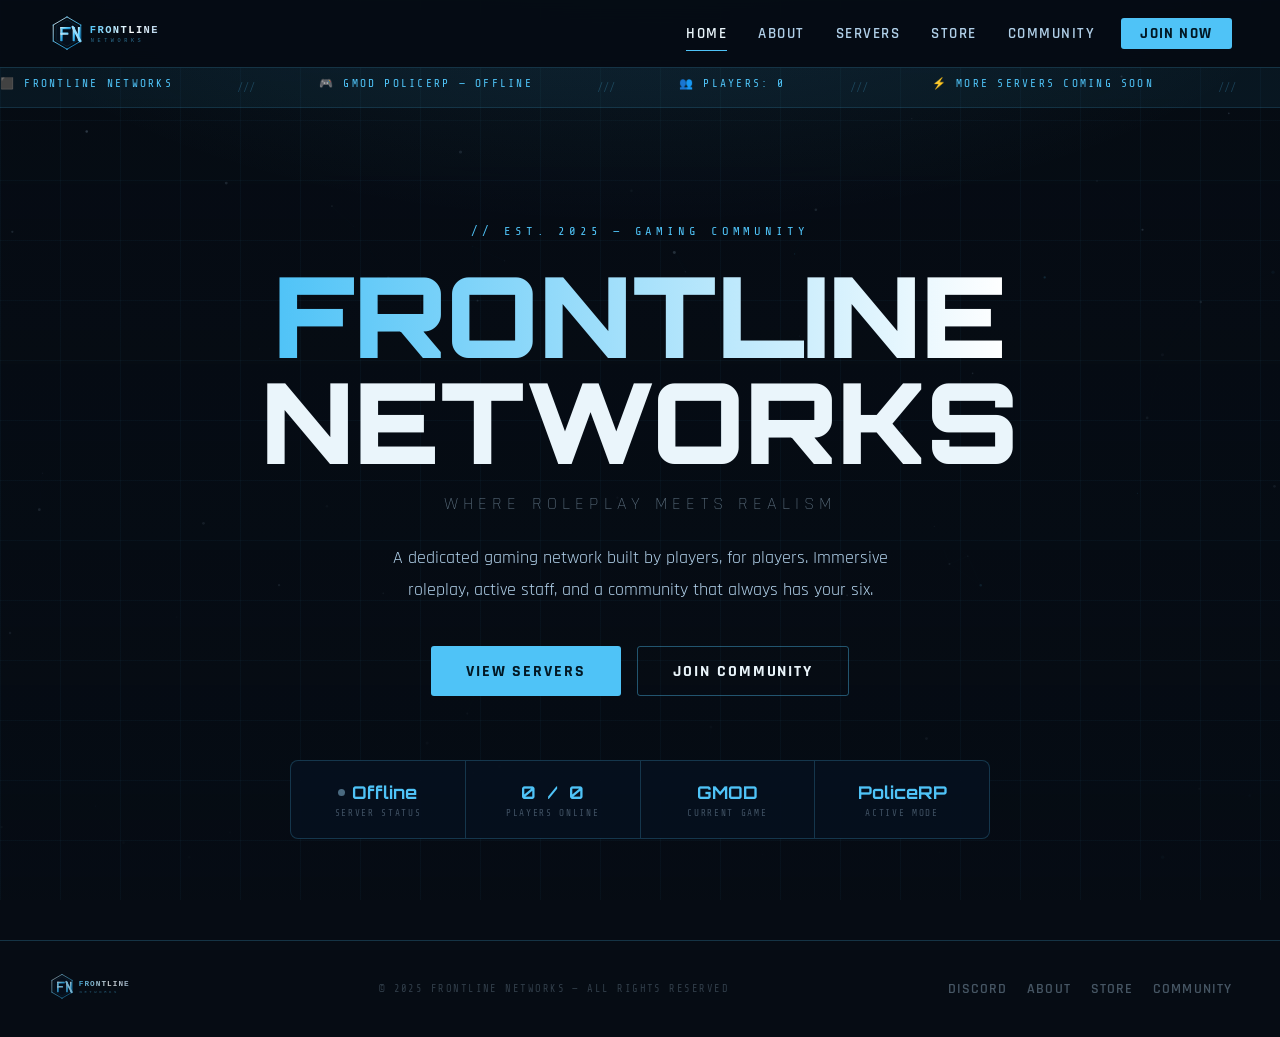
<file: frontline/index.html>
<!DOCTYPE html>
<html lang="en">
<head>
  <meta charset="UTF-8" />
  <meta name="viewport" content="width=device-width, initial-scale=1.0" />
  <title>Frontline Networks</title>
  <link rel="icon" type="image/svg+xml" href="assets/images/favicon.svg"/>
  <link rel="shortcut icon" href="assets/images/favicon.svg"/>
  <link rel="preconnect" href="https://fonts.googleapis.com" />
  <link rel="preconnect" href="https://fonts.gstatic.com" crossorigin />
  <link href="https://fonts.googleapis.com/css2?family=Orbitron:wght@400;700;900&family=Rajdhani:wght@300;400;600;700&family=Share+Tech+Mono&display=swap" rel="stylesheet" />
  <style>
    *, *::before, *::after { box-sizing: border-box; margin: 0; padding: 0; }

    :root {
      --fl-blue: #4fc3f7;
      --fl-blue-dark: #0277bd;
      --fl-blue-glow: rgba(79,195,247,0.45);
      --fl-ice: #e0f4ff;
      --fl-dark: #060c14;
      --fl-panel: rgba(6,16,30,0.9);
      --fl-border: rgba(79,195,247,0.22);
      --fl-text: #b0cfe8;
      --fl-white: #eaf5fb;
    }

    html { scroll-behavior: smooth; }

    body {
      font-family: 'Rajdhani', sans-serif;
      background: var(--fl-dark);
      color: var(--fl-text);
      overflow-x: hidden;
      min-height: 100vh;
    }

    /* ── BACKGROUND ── */
    #bg-canvas {
      position: fixed; inset: 0; z-index: 0; pointer-events: none;
    }

    .bg-overlay {
      position: fixed; inset: 0; z-index: 1; pointer-events: none;
      background:
        radial-gradient(ellipse 80% 50% at 50% -10%, rgba(79,195,247,0.1) 0%, transparent 70%),
        linear-gradient(to bottom, rgba(6,12,20,0.5) 0%, rgba(6,12,20,0.75) 60%, rgba(6,12,20,0.97) 100%);
    }

    .grid-lines {
      position: fixed; inset: 0; z-index: 1; pointer-events: none;
      background-image:
        linear-gradient(rgba(79,195,247,0.04) 1px, transparent 1px),
        linear-gradient(90deg, rgba(79,195,247,0.04) 1px, transparent 1px);
      background-size: 60px 60px;
    }

    .site-wrap { position: relative; z-index: 2; min-height: 100vh; display: flex; flex-direction: column; }

    /* ── NAV ── */
    nav {
      position: fixed; top: 0; left: 0; right: 0; z-index: 100;
      display: flex; align-items: center; justify-content: space-between;
      padding: 0 3rem; height: 68px;
      background: rgba(6,12,20,0.96);
      border-bottom: 1px solid var(--fl-border);
      backdrop-filter: blur(14px);
    }

    .nav-logo {
      font-family: 'Orbitron', monospace; font-weight: 900; font-size: 1.05rem;
      color: var(--fl-white); letter-spacing: 0.08em; text-decoration: none;
      display: flex; align-items: center; gap: 10px; cursor: pointer;
    }

    .nav-logo .logo-accent { color: var(--fl-blue); }

    .nav-links { display: flex; gap: 0.25rem; list-style: none; align-items: center; }

    .nav-links button {
      font-family: 'Rajdhani', sans-serif; font-weight: 600; font-size: 0.92rem;
      letter-spacing: 0.1em; text-transform: uppercase; color: var(--fl-text);
      background: none; border: none; cursor: pointer; padding: 0.4rem 0.85rem;
      border-radius: 3px; transition: color 0.2s, background 0.2s;
      position: relative;
    }

    .nav-links button::after {
      content: ''; position: absolute; bottom: -2px; left: 0.85rem; right: 100%;
      height: 1px; background: var(--fl-blue); transition: right 0.25s ease;
    }

    .nav-links button:hover, .nav-links button.active { color: var(--fl-white); }
    .nav-links button:hover::after, .nav-links button.active::after { right: 0.85rem; }

    .nav-cta {
      background: var(--fl-blue) !important; color: #021824 !important;
      font-weight: 700 !important; padding: 0.4rem 1.2rem !important;
      border-radius: 3px; transition: background 0.2s, box-shadow 0.2s !important;
      margin-left: 0.5rem;
    }

    .nav-cta:hover {
      background: var(--fl-blue-dark) !important;
      box-shadow: 0 0 18px var(--fl-blue-glow) !important;
      color: var(--fl-white) !important;
    }

    .nav-cta::after { display: none !important; }

    /* ── TICKER ── */
    .live-ticker {
      background: rgba(79,195,247,0.06);
      border-bottom: 1px solid rgba(79,195,247,0.15);
      padding: 0.55rem 0; overflow: hidden; position: relative; z-index: 2;
      margin-top: 68px;
    }

    .ticker-inner {
      display: flex; white-space: nowrap;
      animation: ticker 32s linear infinite; gap: 4rem;
    }

    .ticker-item {
      font-family: 'Share Tech Mono', monospace; font-size: 0.7rem;
      letter-spacing: 0.2em; text-transform: uppercase; color: var(--fl-blue);
    }

    .ticker-sep { color: rgba(79,195,247,0.25); }
    @keyframes ticker { from { transform: translateX(0); } to { transform: translateX(-50%); } }

    /* ── VIEWS — hidden by default, shown via JS ── */
    .view { display: none; flex: 1; }
    .view.active { display: block; }

    /* ── SHARED SECTION STYLES ── */
    .page-wrap { max-width: 1200px; margin: 0 auto; padding: 4rem 2rem 5rem; }

    .page-eyebrow {
      font-family: 'Share Tech Mono', monospace; font-size: 0.72rem;
      letter-spacing: 0.35em; text-transform: uppercase; color: var(--fl-blue);
      margin-bottom: 0.85rem;
    }

    .page-title {
      font-family: 'Orbitron', monospace;
      font-size: clamp(1.8rem, 4vw, 3rem); font-weight: 900;
      color: var(--fl-white); text-transform: uppercase; line-height: 1.05;
      margin-bottom: 0.9rem;
    }

    .page-title span { color: var(--fl-blue); }

    .page-desc {
      font-size: 1.1rem; line-height: 1.78; color: var(--fl-text);
      max-width: 620px; margin-bottom: 2.75rem;
    }

    .section-label {
      font-family: 'Share Tech Mono', monospace; font-size: 0.68rem;
      letter-spacing: 0.32em; text-transform: uppercase; color: var(--fl-blue);
      margin-bottom: 0.6rem; margin-top: 3rem;
    }

    .section-title {
      font-family: 'Orbitron', monospace; font-size: clamp(1.3rem, 3vw, 1.9rem);
      font-weight: 700; color: var(--fl-white); text-transform: uppercase;
      line-height: 1.1; margin-bottom: 0.6rem;
    }

    .section-title span { color: var(--fl-blue); }

    .divider {
      height: 1px; margin: 2.5rem 0;
      background: linear-gradient(90deg, transparent, var(--fl-border), transparent);
    }

    /* ── CARDS ── */
    .card-grid {
      display: grid; grid-template-columns: repeat(auto-fit, minmax(260px, 1fr));
      gap: 1.35rem;
    }

    .card {
      background: var(--fl-panel); border: 1px solid var(--fl-border);
      border-radius: 8px; padding: 1.85rem 1.6rem;
      transition: border-color 0.3s, transform 0.3s, box-shadow 0.3s;
      position: relative; overflow: hidden;
    }

    .card::before {
      content: ''; position: absolute; top: 0; left: 0; right: 0; height: 2px;
      background: linear-gradient(90deg, transparent, var(--fl-blue), transparent);
      opacity: 0; transition: opacity 0.3s;
    }

    .card:hover { border-color: rgba(79,195,247,0.5); transform: translateY(-4px); box-shadow: 0 12px 36px rgba(0,0,0,0.4), 0 0 18px rgba(79,195,247,0.08); }
    .card:hover::before { opacity: 1; }

    .card-icon { font-size: 2rem; margin-bottom: 1rem; display: block; }

    .card-title {
      font-family: 'Orbitron', monospace; font-size: 0.88rem; font-weight: 700;
      color: var(--fl-white); text-transform: uppercase; letter-spacing: 0.07em;
      margin-bottom: 0.6rem;
    }

    .card-text { font-size: 0.98rem; line-height: 1.65; color: var(--fl-text); }

    /* ── TAGS ── */
    .tag {
      font-family: 'Share Tech Mono', monospace; font-size: 0.66rem;
      letter-spacing: 0.15em; text-transform: uppercase;
      padding: 0.22rem 0.7rem; border-radius: 3px; border: 1px solid;
      display: inline-block;
    }

    .tag-blue { color: #4fc3f7; border-color: rgba(79,195,247,0.4); background: rgba(79,195,247,0.08); }
    .tag-ice  { color: #c9e8f7; border-color: rgba(150,210,245,0.3); background: rgba(150,210,245,0.06); }
    .tag-green{ color: #4ade80; border-color: rgba(74,222,128,0.35); background: rgba(74,222,128,0.07); }
    .tag-gray { color: rgba(176,207,232,0.45); border-color: rgba(176,207,232,0.12); background: rgba(176,207,232,0.04); }

    /* ── STATUS DOT ── */
    .dot { width: 7px; height: 7px; border-radius: 50%; display: inline-block; }
    .dot-live { background: #4ade80; box-shadow: 0 0 6px #4ade80; animation: blink 2s ease-in-out infinite; }
    .dot-off  { background: #4a6a80; }
    .dot-soon { background: #4fc3f7; box-shadow: 0 0 5px #4fc3f7; animation: blink 2s ease-in-out infinite; }
    @keyframes blink { 0%,100%{opacity:1} 50%{opacity:0.3} }

    /* ── BUTTONS ── */
    .btn {
      font-family: 'Rajdhani', sans-serif; font-weight: 700; font-size: 1rem;
      letter-spacing: 0.12em; text-transform: uppercase; padding: 0.85rem 2.2rem;
      border-radius: 3px; text-decoration: none; display: inline-block; cursor: pointer;
      border: none; transition: all 0.2s;
    }

    .btn-solid { background: var(--fl-blue); color: #021824; }
    .btn-solid:hover { background: var(--fl-blue-dark); box-shadow: 0 0 28px var(--fl-blue-glow); transform: translateY(-2px); color: var(--fl-white); }

    .btn-outline { background: transparent; color: var(--fl-white); border: 1px solid rgba(79,195,247,0.4); }
    .btn-outline:hover { border-color: var(--fl-blue); background: rgba(79,195,247,0.08); transform: translateY(-2px); }

    /* ─────────────────────────────────────
       VIEW: HOME
    ───────────────────────────────────── */
    #view-home {
      min-height: calc(100vh - 68px);
      display: none;
      flex-direction: column;
      align-items: center;
      justify-content: center;
      text-align: center;
      padding: 5rem 2rem 4rem;
    }

    #view-home.active { display: flex; }

    .hero-eyebrow {
      font-family: 'Share Tech Mono', monospace; font-size: 0.76rem;
      letter-spacing: 0.32em; color: var(--fl-blue); text-transform: uppercase;
      margin-bottom: 1.5rem;
      opacity: 0; animation: fadeUp 0.6s 0.2s forwards;
    }

    .hero-title {
      font-family: 'Orbitron', monospace;
      font-size: clamp(3rem, 9vw, 7rem); font-weight: 900;
      line-height: 0.95; color: var(--fl-white); text-transform: uppercase;
      opacity: 0; animation: fadeUp 0.7s 0.4s forwards;
    }

    .hero-title .wave {
      display: inline-block;
      background: linear-gradient(90deg, #4fc3f7, #ffffff, #4fc3f7);
      background-size: 200% auto;
      -webkit-background-clip: text; -webkit-text-fill-color: transparent; background-clip: text;
      animation: shimmer 3s linear infinite;
    }

    @keyframes shimmer { to { background-position: 200% center; } }

    .hero-sub {
      font-size: 1.15rem; font-weight: 300; letter-spacing: 0.28em;
      text-transform: uppercase; color: rgba(176,207,232,0.55);
      margin-top: 1.1rem;
      opacity: 0; animation: fadeUp 0.7s 0.6s forwards;
    }

    .hero-desc {
      max-width: 520px; margin: 1.75rem auto 0; font-size: 1.1rem; line-height: 1.78;
      opacity: 0; animation: fadeUp 0.7s 0.8s forwards;
    }

    .hero-btns {
      display: flex; gap: 1rem; margin-top: 2.5rem; justify-content: center; flex-wrap: wrap;
      opacity: 0; animation: fadeUp 0.7s 1s forwards;
    }

    /* ── LIVE STATS BAR ── */
    .stats-bar {
      display: flex; gap: 0; margin-top: 4rem; width: 100%; max-width: 700px;
      background: var(--fl-panel); border: 1px solid var(--fl-border); border-radius: 8px;
      overflow: hidden;
      opacity: 0; animation: fadeUp 0.7s 1.2s forwards;
    }

    .stat-item {
      flex: 1; padding: 1.25rem 1rem; text-align: center;
      border-right: 1px solid var(--fl-border);
    }

    .stat-item:last-child { border-right: none; }

    .stat-val {
      font-family: 'Orbitron', monospace; font-size: 1.1rem; font-weight: 700;
      color: var(--fl-blue); display: flex; align-items: center; justify-content: center; gap: 7px;
    }

    .stat-lbl {
      font-family: 'Share Tech Mono', monospace; font-size: 0.58rem;
      letter-spacing: 0.18em; color: rgba(176,207,232,0.35);
      text-transform: uppercase; margin-top: 0.3rem;
    }

    @keyframes fadeUp { from { opacity:0; transform:translateY(22px); } to { opacity:1; transform:none; } }

    /* ─────────────────────────────────────
       VIEW: ABOUT
    ───────────────────────────────────── */
    .mission-block {
      background: var(--fl-panel); border: 1px solid var(--fl-border);
      border-left: 3px solid var(--fl-blue); border-radius: 0 6px 6px 0;
      padding: 2rem 2rem 2rem 2.5rem; margin-bottom: 2.75rem;
    }

    .mission-block p { font-size: 1.1rem; line-height: 1.85; color: var(--fl-text); }
    .mission-block p + p { margin-top: 1rem; }

    .rules-list { list-style: none; display: flex; flex-direction: column; gap: 0.8rem; }

    .rules-list li {
      display: flex; gap: 1rem; align-items: flex-start;
      font-size: 1.02rem; line-height: 1.6; color: var(--fl-text);
      background: var(--fl-panel); border: 1px solid var(--fl-border);
      border-radius: 5px; padding: 1rem 1.25rem;
      transition: border-color 0.25s;
    }

    .rules-list li:hover { border-color: rgba(79,195,247,0.4); }

    .rule-num {
      font-family: 'Share Tech Mono', monospace; font-size: 0.68rem;
      color: var(--fl-blue); letter-spacing: 0.1em; flex-shrink: 0; margin-top: 3px;
    }

    /* ─────────────────────────────────────
       VIEW: SERVERS
    ───────────────────────────────────── */
    .server-card {
      background: var(--fl-panel); border: 1px solid var(--fl-border);
      border-radius: 8px; overflow: hidden; margin-bottom: 2rem;
    }

    .server-banner {
      background: linear-gradient(135deg, #060c18 0%, #071828 50%, #060c18 100%);
      padding: 2.5rem; display: flex; align-items: flex-start; gap: 2rem;
      border-bottom: 1px solid var(--fl-border); flex-wrap: wrap;
    }

    .game-badge {
      flex-shrink: 0; width: 88px; height: 88px;
      background: rgba(79,195,247,0.1); border: 2px solid var(--fl-blue);
      border-radius: 8px; display: flex; flex-direction: column;
      align-items: center; justify-content: center; gap: 4px;
    }

    .game-badge-icon { font-size: 2rem; }
    .game-badge-label { font-family: 'Share Tech Mono', monospace; font-size: 0.56rem; letter-spacing: 0.2em; color: var(--fl-blue); text-transform: uppercase; }

    .server-info { flex: 1; min-width: 260px; }

    .server-name { font-family: 'Orbitron', monospace; font-size: clamp(1.4rem,3vw,2rem); font-weight: 900; color: var(--fl-white); text-transform: uppercase; margin-bottom: 0.5rem; }
    .server-name span { color: var(--fl-blue); }

    .server-tag-row { display: flex; gap: 0.5rem; flex-wrap: wrap; margin-bottom: 1rem; }

    .server-desc { font-size: 1.02rem; line-height: 1.72; color: var(--fl-text); max-width: 540px; margin-bottom: 1.2rem; }

    .server-ip {
      display: inline-flex; align-items: center; gap: 0.5rem;
      font-family: 'Share Tech Mono', monospace; font-size: 0.7rem;
      letter-spacing: 0.14em; color: rgba(176,207,232,0.4); text-transform: uppercase;
      background: rgba(255,255,255,0.03); border: 1px solid rgba(255,255,255,0.07);
      padding: 0.5rem 1rem; border-radius: 4px;
    }

    .server-stats-row {
      display: grid; grid-template-columns: repeat(auto-fit, minmax(130px,1fr));
      border-top: 1px solid var(--fl-border);
    }

    .stat-cell { padding: 1.4rem; text-align: center; border-right: 1px solid var(--fl-border); }
    .stat-cell:last-child { border-right: none; }
    .stat-cell-val { font-family: 'Orbitron', monospace; font-size: 1.2rem; font-weight: 700; color: var(--fl-blue); display: flex; align-items: center; justify-content: center; gap: 8px; }
    .stat-cell-lbl { font-family: 'Share Tech Mono', monospace; font-size: 0.58rem; letter-spacing: 0.18em; color: rgba(176,207,232,0.35); text-transform: uppercase; margin-top: 0.3rem; }

    /* category cards */
    .cat-grid { display: grid; grid-template-columns: repeat(auto-fit, minmax(270px,1fr)); gap: 1.25rem; margin-top: 1.25rem; }

    .cat-card {
      background: var(--fl-panel); border: 1px solid var(--fl-border);
      border-radius: 6px; padding: 1.7rem; display: flex; gap: 1.2rem;
      align-items: flex-start; transition: border-color 0.3s, transform 0.3s, box-shadow 0.3s;
    }

    .cat-card:hover { border-color: rgba(79,195,247,0.5); transform: translateY(-3px); box-shadow: 0 8px 28px rgba(0,0,0,0.35); }
    .cat-card.dim { opacity: 0.55; filter: grayscale(0.25); }

    .cat-icon {
      width: 48px; height: 48px; flex-shrink: 0;
      background: rgba(79,195,247,0.08); border: 1px solid rgba(79,195,247,0.22);
      border-radius: 4px; display: flex; align-items: center; justify-content: center; font-size: 1.5rem;
    }

    .cat-icon.soon-icon { background: rgba(79,195,247,0.04); border-color: rgba(79,195,247,0.12); }

    .cat-body { flex: 1; }
    .cat-name { font-family: 'Orbitron', monospace; font-size: 0.86rem; font-weight: 700; color: var(--fl-white); text-transform: uppercase; letter-spacing: 0.06em; margin-bottom: 0.4rem; }
    .cat-desc { font-size: 0.95rem; line-height: 1.6; color: var(--fl-text); margin-bottom: 0.6rem; }
    .cat-status { display: inline-flex; align-items: center; gap: 5px; font-family: 'Share Tech Mono', monospace; font-size: 0.62rem; letter-spacing: 0.14em; text-transform: uppercase; }
    .s-live { color: #4ade80; } .s-soon { color: var(--fl-blue); }

    /* coming panel */
    .coming-panel {
      background: linear-gradient(135deg, rgba(79,195,247,0.04) 0%, var(--fl-panel) 50%, rgba(79,195,247,0.04) 100%);
      border: 1px solid rgba(79,195,247,0.2); border-radius: 8px;
      padding: 3rem 2.5rem; text-align: center; position: relative; overflow: hidden; margin-top: 3rem;
    }

    .coming-panel::before { content:''; position:absolute; top:0;left:0;right:0; height:1px; background: linear-gradient(90deg,transparent,var(--fl-blue),transparent); }

    .coming-badge { display: inline-block; font-family: 'Share Tech Mono', monospace; font-size: 0.66rem; letter-spacing: 0.26em; text-transform: uppercase; color: var(--fl-blue); background: rgba(79,195,247,0.1); border: 1px solid rgba(79,195,247,0.25); padding: 0.28rem 1rem; border-radius: 3px; margin-bottom: 1.5rem; }

    .coming-panel h3 { font-family: 'Orbitron', monospace; font-size: clamp(1.2rem,3vw,1.8rem); font-weight: 700; color: var(--fl-white); text-transform: uppercase; margin-bottom: 0.9rem; }
    .coming-panel p { font-size: 1.05rem; line-height: 1.75; color: var(--fl-text); max-width: 540px; margin: 0 auto 2rem; }

    .coming-games { display: flex; gap: 0.85rem; justify-content: center; flex-wrap: wrap; margin-bottom: 2.5rem; }

    .coming-game { background: rgba(79,195,247,0.06); border: 1px solid rgba(79,195,247,0.16); border-radius: 5px; padding: 0.6rem 1.25rem; display: flex; align-items: center; gap: 0.5rem; font-family: 'Rajdhani', sans-serif; font-weight: 600; font-size: 0.95rem; letter-spacing: 0.06em; color: rgba(176,207,232,0.65); text-transform: uppercase; }

    .notify-row { display: flex; gap: 0.75rem; max-width: 400px; margin: 0 auto; justify-content: center; }
    .notify-input { flex:1; background: rgba(255,255,255,0.05); border: 1px solid rgba(255,255,255,0.1); border-radius: 3px; padding: 0.75rem 1rem; font-family: 'Rajdhani', sans-serif; font-size: 1rem; color: var(--fl-white); outline: none; transition: border-color 0.2s; }
    .notify-input::placeholder { color: rgba(176,207,232,0.3); }
    .notify-input:focus { border-color: rgba(79,195,247,0.5); }
    .notify-btn { background: var(--fl-blue); color: #021824; font-family: 'Rajdhani', sans-serif; font-weight: 700; font-size: 0.92rem; letter-spacing: 0.1em; text-transform: uppercase; padding: 0.75rem 1.3rem; border: none; border-radius: 3px; cursor: pointer; white-space: nowrap; transition: background 0.2s, box-shadow 0.2s; }
    .notify-btn:hover { background: var(--fl-blue-dark); box-shadow: 0 0 18px var(--fl-blue-glow); }

    /* ─────────────────────────────────────
       VIEW: STORE
    ───────────────────────────────────── */
    .store-notice {
      background: rgba(79,195,247,0.06); border: 1px solid rgba(79,195,247,0.18);
      border-radius: 6px; padding: 1rem 1.5rem;
      font-family: 'Share Tech Mono', monospace; font-size: 0.7rem;
      letter-spacing: 0.12em; color: var(--fl-blue); text-transform: uppercase;
      margin-bottom: 2.5rem;
    }

    .store-grid { display: grid; grid-template-columns: repeat(auto-fit, minmax(265px,1fr)); gap: 1.5rem; align-items: start; }

    .store-card { background: var(--fl-panel); border: 1px solid var(--fl-border); border-radius: 8px; padding: 2rem 1.75rem; position: relative; transition: transform 0.3s, box-shadow 0.3s, border-color 0.3s; }
    .store-card:hover { transform: translateY(-5px); box-shadow: 0 14px 40px rgba(0,0,0,0.4), 0 0 20px rgba(79,195,247,0.1); border-color: rgba(79,195,247,0.5); }
    .store-card.featured { border-color: var(--fl-blue); box-shadow: 0 0 28px rgba(79,195,247,0.14); }

    .featured-badge { position:absolute; top:-13px; left:50%; transform:translateX(-50%); background: var(--fl-blue); color:#021824; font-family:'Share Tech Mono',monospace; font-size:0.6rem; letter-spacing:0.2em; text-transform:uppercase; padding:0.25rem 1rem; border-radius:20px; white-space:nowrap; font-weight:700; }

    .store-hdr { display:flex; align-items:center; justify-content:space-between; margin-bottom:1.2rem; }
    .store-icon { font-size:1.75rem; }
    .store-tier { font-family:'Share Tech Mono',monospace; font-size:0.6rem; letter-spacing:0.2em; text-transform:uppercase; padding:0.22rem 0.7rem; border-radius:3px; border:1px solid; }
    .tier-1 { color:#90caf9; border-color:rgba(144,202,249,0.4); background:rgba(144,202,249,0.08); }
    .tier-2 { color:#4fc3f7; border-color:rgba(79,195,247,0.5); background:rgba(79,195,247,0.1); }
    .tier-3 { color:#e0f4ff; border-color:rgba(224,244,255,0.4); background:rgba(224,244,255,0.07); }

    .store-name { font-family:'Orbitron',monospace; font-size:1rem; font-weight:700; color:var(--fl-white); text-transform:uppercase; letter-spacing:0.06em; margin-bottom:0.3rem; }
    .store-price { font-family:'Share Tech Mono',monospace; font-size:0.72rem; color:rgba(176,207,232,0.35); letter-spacing:0.1em; text-transform:uppercase; margin-bottom:1.5rem; }

    .store-perks { list-style:none; margin-bottom:1.75rem; display:flex; flex-direction:column; gap:0.55rem; }
    .store-perks li { font-size:0.97rem; color:var(--fl-text); }

    .store-btn { display:block; width:100%; text-align:center; font-family:'Rajdhani',sans-serif; font-weight:700; font-size:0.95rem; letter-spacing:0.12em; text-transform:uppercase; padding:0.8rem; border-radius:4px; text-decoration:none; transition:all 0.2s; cursor:pointer; border:none; }
    .store-btn.solid { background:var(--fl-blue); color:#021824; }
    .store-btn.solid:hover { background:var(--fl-blue-dark); box-shadow:0 0 20px var(--fl-blue-glow); color:var(--fl-white); }
    .store-btn.outline { background:transparent; color:var(--fl-white); border:1px solid rgba(79,195,247,0.35); }
    .store-btn.outline:hover { border-color:var(--fl-blue); background:rgba(79,195,247,0.08); }

    /* ─────────────────────────────────────
       VIEW: COMMUNITY
    ───────────────────────────────────── */
    .comm-grid { display:grid; grid-template-columns:repeat(auto-fit,minmax(270px,1fr)); gap:1.35rem; margin-bottom:3rem; }

    .comm-card { background:var(--fl-panel); border:1px solid var(--fl-border); border-radius:8px; padding:2rem 1.75rem; text-decoration:none; display:flex; flex-direction:column; gap:0.8rem; transition:border-color 0.3s,transform 0.3s,box-shadow 0.3s; position:relative; overflow:hidden; }
    .comm-card::before { content:''; position:absolute; top:0;left:0;right:0; height:2px; background:linear-gradient(90deg,transparent,var(--fl-blue),transparent); opacity:0; transition:opacity 0.3s; }
    .comm-card:hover { border-color:rgba(79,195,247,0.5); transform:translateY(-4px); box-shadow:0 12px 36px rgba(0,0,0,0.4),0 0 18px rgba(79,195,247,0.09); }
    .comm-card:hover::before { opacity:1; }

    .comm-icon { font-size:2.1rem; }
    .comm-title { font-family:'Orbitron',monospace; font-size:0.88rem; font-weight:700; color:var(--fl-white); text-transform:uppercase; letter-spacing:0.07em; }
    .comm-desc { font-size:0.97rem; line-height:1.65; color:var(--fl-text); }
    .comm-cta { margin-top:auto; font-family:'Share Tech Mono',monospace; font-size:0.66rem; letter-spacing:0.14em; color:var(--fl-blue); text-transform:uppercase; }

    /* forums preview */
    .forums-box { background:var(--fl-panel); border:1px solid var(--fl-border); border-radius:8px; overflow:hidden; }
    .forums-hdr { padding:1.25rem 2rem; border-bottom:1px solid var(--fl-border); display:flex; align-items:center; justify-content:space-between; }
    .forums-hdr h3 { font-family:'Orbitron',monospace; font-size:0.9rem; font-weight:700; color:var(--fl-white); text-transform:uppercase; letter-spacing:0.07em; }
    .forums-badge { font-family:'Share Tech Mono',monospace; font-size:0.6rem; letter-spacing:0.15em; text-transform:uppercase; color:var(--fl-blue); background:rgba(79,195,247,0.08); border:1px solid rgba(79,195,247,0.2); padding:0.2rem 0.7rem; border-radius:3px; }

    .forum-cat-hdr { display:flex; align-items:center; gap:0.85rem; padding:1rem 2rem; background:rgba(79,195,247,0.03); border-bottom:1px solid rgba(79,195,247,0.08); }
    .forum-cat-icon { font-size:1.2rem; }
    .forum-cat-name { font-family:'Orbitron',monospace; font-size:0.76rem; font-weight:700; color:var(--fl-white); text-transform:uppercase; letter-spacing:0.07em; }

    .forum-row { display:flex; align-items:center; justify-content:space-between; padding:0.9rem 2rem 0.9rem 3.25rem; border-bottom:1px solid rgba(79,195,247,0.06); gap:1rem; flex-wrap:wrap; transition:background 0.2s; }
    .forum-row:last-child { border-bottom:none; }
    .forum-row:hover { background:rgba(79,195,247,0.03); }
    .forum-row-title { font-family:'Rajdhani',sans-serif; font-weight:600; font-size:0.97rem; color:var(--fl-text); letter-spacing:0.03em; }
    .forum-soon { font-family:'Share Tech Mono',monospace; font-size:0.58rem; letter-spacing:0.14em; text-transform:uppercase; color:var(--fl-blue); background:rgba(79,195,247,0.07); border:1px solid rgba(79,195,247,0.18); padding:0.14rem 0.55rem; border-radius:3px; }

    /* ── FOOTER ── */
    footer {
      border-top: 1px solid var(--fl-border); padding: 2rem 3rem;
      display: flex; align-items: center; justify-content: space-between;
      gap: 1.5rem; flex-wrap: wrap; position: relative; z-index: 2;
    }

    .footer-logo { font-family:'Orbitron',monospace; font-weight:900; font-size:0.95rem; color:var(--fl-white); letter-spacing:0.08em; cursor:pointer; }
    .footer-logo span { color:var(--fl-blue); }
    .footer-copy { font-family:'Share Tech Mono',monospace; font-size:0.65rem; letter-spacing:0.14em; color:rgba(176,207,232,0.25); text-transform:uppercase; }
    .footer-links { display:flex; gap:1.25rem; list-style:none; }
    .footer-links a { font-family:'Rajdhani',sans-serif; font-weight:600; font-size:0.85rem; letter-spacing:0.08em; text-transform:uppercase; color:rgba(176,207,232,0.38); text-decoration:none; transition:color 0.2s; cursor:pointer; }
    .footer-links a:hover { color:var(--fl-blue); }

    /* ── REVEAL ── */
    .reveal { opacity:0; transform:translateY(24px); transition:opacity 0.55s ease,transform 0.55s ease; }
    .reveal.in { opacity:1; transform:none; }

    /* ══════════════════════════════════════
       HAMBURGER MENU
    ══════════════════════════════════════ */
    .hamburger {
      display: none;
      flex-direction: column;
      gap: 5px;
      background: none;
      border: none;
      cursor: pointer;
      padding: 6px;
      z-index: 200;
    }

    .hamburger span {
      display: block;
      width: 24px;
      height: 2px;
      background: var(--fl-white);
      border-radius: 2px;
      transition: transform 0.3s, opacity 0.3s;
    }

    .hamburger.open span:nth-child(1) { transform: translateY(7px) rotate(45deg); }
    .hamburger.open span:nth-child(2) { opacity: 0; }
    .hamburger.open span:nth-child(3) { transform: translateY(-7px) rotate(-45deg); }

    /* Mobile nav drawer */
    .mobile-nav {
      display: none;
      position: fixed;
      top: 68px; left: 0; right: 0;
      background: rgba(6,12,20,0.98);
      border-bottom: 1px solid var(--fl-border);
      backdrop-filter: blur(16px);
      z-index: 99;
      flex-direction: column;
      padding: 1rem 0 1.5rem;
      transform: translateY(-10px);
      opacity: 0;
      transition: transform 0.25s ease, opacity 0.25s ease;
    }

    .mobile-nav.open {
      display: flex;
      transform: translateY(0);
      opacity: 1;
    }

    .mobile-nav button {
      font-family: 'Rajdhani', sans-serif;
      font-weight: 600;
      font-size: 1.05rem;
      letter-spacing: 0.12em;
      text-transform: uppercase;
      color: var(--fl-text);
      background: none;
      border: none;
      cursor: pointer;
      padding: 0.9rem 2rem;
      text-align: left;
      transition: color 0.2s, background 0.2s;
      border-left: 2px solid transparent;
    }

    .mobile-nav button:hover,
    .mobile-nav button.active {
      color: var(--fl-white);
      background: rgba(79,195,247,0.06);
      border-left-color: var(--fl-blue);
    }

    .mobile-nav .mobile-cta {
      margin: 0.75rem 2rem 0;
      background: var(--fl-blue);
      color: #021824;
      font-weight: 700;
      padding: 0.85rem 1.5rem;
      border-radius: 4px;
      text-align: center;
      border-left: none !important;
    }

    .mobile-nav .mobile-cta:hover {
      background: var(--fl-blue-dark);
      color: var(--fl-white);
    }

    /* ══════════════════════════════════════
       FULL RESPONSIVE BREAKPOINTS
    ══════════════════════════════════════ */

    /* ── Tablet (≤900px) ── */
    @media (max-width: 900px) {
      .card-grid { grid-template-columns: repeat(auto-fit, minmax(220px, 1fr)); }
      .store-grid { grid-template-columns: 1fr 1fr; }
      .comm-grid  { grid-template-columns: 1fr 1fr; }
      .cat-grid   { grid-template-columns: 1fr 1fr; }
      .server-stats-row { grid-template-columns: repeat(2, 1fr); }
      .stats-bar { max-width: 100%; }
    }

    /* ── Mobile (≤768px) ── */
    @media (max-width: 768px) {

      /* Nav — hide desktop links, show hamburger */
      nav { padding: 0 1.25rem; }
      .nav-links { display: none; }
      .hamburger { display: flex; }

      /* Hero */
      #view-home {
        padding: 4rem 1.25rem 3rem;
        min-height: calc(100vh - 100px);
      }

      .hero-title { font-size: clamp(2.4rem, 13vw, 4rem); }
      .hero-sub { font-size: 0.95rem; letter-spacing: 0.18em; }
      .hero-desc { font-size: 1rem; }
      .hero-btns { flex-direction: column; align-items: center; width: 100%; }
      .hero-btns .btn { width: 100%; max-width: 320px; text-align: center; }

      /* Stats bar — 2x2 grid on mobile */
      .stats-bar {
        display: grid;
        grid-template-columns: 1fr 1fr;
        width: 100%;
        margin-top: 2.5rem;
      }

      .stat-item { border-right: 1px solid var(--fl-border); border-bottom: 1px solid var(--fl-border); }
      .stat-item:nth-child(2) { border-right: none; }
      .stat-item:nth-child(3) { border-bottom: none; }
      .stat-item:nth-child(4) { border-right: none; border-bottom: none; }

      /* Page wrap */
      .page-wrap { padding: 2.5rem 1.25rem 4rem; }

      /* Page title */
      .page-title { font-size: clamp(1.6rem, 8vw, 2.4rem); }

      /* Grids — single column */
      .card-grid  { grid-template-columns: 1fr; }
      .store-grid { grid-template-columns: 1fr; }
      .comm-grid  { grid-template-columns: 1fr; }
      .cat-grid   { grid-template-columns: 1fr; }

      /* Server card */
      .server-banner { flex-direction: column; gap: 1.25rem; padding: 1.75rem 1.25rem; }
      .server-stats-row { grid-template-columns: 1fr 1fr; }
      .stat-cell { border-right: 1px solid var(--fl-border); border-bottom: 1px solid var(--fl-border); }
      .stat-cell:nth-child(2) { border-right: none; }
      .stat-cell:nth-child(3) { border-bottom: none; }
      .stat-cell:nth-child(4) { border-right: none; border-bottom: none; }

      /* Coming panel */
      .coming-panel { padding: 2rem 1.25rem; }
      .coming-games { gap: 0.6rem; }
      .coming-game { font-size: 0.85rem; padding: 0.5rem 1rem; }
      .notify-row { flex-direction: column; }
      .notify-input, .notify-btn { width: 100%; }

      /* Store featured badge */
      .store-card.featured { margin-top: 1rem; }

      /* Forums */
      .forum-row { padding: 0.85rem 1.25rem; }
      .forums-hdr { padding: 1rem 1.25rem; }
      .forum-cat-hdr { padding: 0.85rem 1.25rem; }

      /* Footer */
      footer {
        flex-direction: column;
        text-align: center;
        padding: 2rem 1.25rem;
        gap: 1rem;
      }

      .footer-links { justify-content: center; flex-wrap: wrap; gap: 1rem; }

      /* Mission block */
      .mission-block { padding: 1.5rem 1.25rem; }

      /* Ticker font */
      .ticker-item { font-size: 0.62rem; letter-spacing: 0.14em; }
    }

    /* ── Small mobile (≤400px) ── */
    @media (max-width: 400px) {
      .hero-title { font-size: 2.2rem; }
      .page-title { font-size: 1.5rem; }
      .game-badge { width: 72px; height: 72px; }
      .game-badge-icon { font-size: 1.6rem; }
    }
  </style>
</head>
<body>

<canvas id="bg-canvas"></canvas>
<div class="bg-overlay"></div>
<div class="grid-lines"></div>

<div class="site-wrap">

  <!-- ── NAV ── -->
  <nav>
    <div class="nav-logo" onclick="showView('home')">
      <img src="assets/images/logo.svg" alt="Frontline Networks" style="height:38px;width:auto;" />
    </div>
    <ul class="nav-links">
      <li><button onclick="showView('home')"    id="nav-home">Home</button></li>
      <li><button onclick="showView('about')"   id="nav-about">About</button></li>
      <li><button onclick="showView('servers')" id="nav-servers">Servers</button></li>
      <li><button onclick="showView('store')"   id="nav-store">Store</button></li>
      <li><button onclick="showView('community')" id="nav-community">Community</button></li>
      <li><button class="nav-cta" onclick="window.open('https://steamcommunity.com/openid/login?openid.ns=http://specs.openid.net/auth/2.0&openid.mode=checkid_setup&openid.return_to=https://frontlinenetx.net/auth/steam&openid.realm=https://frontlinenetx.net&openid.identity=http://specs.openid.net/auth/2.0/identifier_select&openid.claimed_id=http://specs.openid.net/auth/2.0/identifier_select','_blank')">Join Now</button></li>
    </ul>
    <!-- Hamburger for mobile -->
    <button class="hamburger" id="hamburger" aria-label="Open menu" onclick="toggleMobileNav()">
      <span></span><span></span><span></span>
    </button>
  </nav>

  <!-- ── MOBILE NAV DRAWER ── -->
  <div class="mobile-nav" id="mobile-nav">
    <button onclick="mobileNav('home')">Home</button>
    <button onclick="mobileNav('about')">About</button>
    <button onclick="mobileNav('servers')">Servers</button>
    <button onclick="mobileNav('store')">Store</button>
    <button onclick="mobileNav('community')">Community</button>
    <button class="mobile-cta" onclick="window.open('https://steamcommunity.com/openid/login?openid.ns=http://specs.openid.net/auth/2.0&openid.mode=checkid_setup&openid.return_to=https://frontlinenetx.net/auth/steam&openid.realm=https://frontlinenetx.net&openid.identity=http://specs.openid.net/auth/2.0/identifier_select&openid.claimed_id=http://specs.openid.net/auth/2.0/identifier_select','_blank');closeMobileNav();">🎮 Join Now — Sign in with Steam</button>
  </div>

  <!-- ── TICKER ── -->
  <div class="live-ticker">
    <div class="ticker-inner">
      <span class="ticker-item">⬛ Frontline Networks</span>
      <span class="ticker-sep">///</span>
      <span class="ticker-item">🎮 GMOD PoliceRP — <span data-server-status>Offline</span></span>
      <span class="ticker-sep">///</span>
      <span class="ticker-item">👥 Players: <span data-server-players>0</span></span>
      <span class="ticker-sep">///</span>
      <span class="ticker-item">⚡ More servers coming soon</span>
      <span class="ticker-sep">///</span>
      <span class="ticker-item">⬛ Frontline Networks</span>
      <span class="ticker-sep">///</span>
      <span class="ticker-item">🎮 GMOD PoliceRP — <span data-server-status>Offline</span></span>
      <span class="ticker-sep">///</span>
      <span class="ticker-item">👥 Players: <span data-server-players>0</span></span>
      <span class="ticker-sep">///</span>
      <span class="ticker-item">⚡ More servers coming soon</span>
    </div>
  </div>

  <!-- ══════════════════════════════════════
       VIEW: HOME
  ══════════════════════════════════════ -->
  <div id="view-home" class="view">
    <p class="hero-eyebrow">// Est. 2025 — Gaming Community</p>
    <h1 class="hero-title"><span class="wave">Frontline</span><br>Networks</h1>
    <p class="hero-sub">Where Roleplay Meets Realism</p>
    <p class="hero-desc">A dedicated gaming network built by players, for players. Immersive roleplay, active staff, and a community that always has your six.</p>
    <div class="hero-btns">
      <button class="btn btn-solid" onclick="showView('servers')">View Servers</button>
      <button class="btn btn-outline" onclick="showView('community')">Join Community</button>
    </div>
    <div class="stats-bar">
      <div class="stat-item">
        <div class="stat-val"><span class="dot dot-off" data-status-dot></span><span data-server-status>Offline</span></div>
        <div class="stat-lbl">Server Status</div>
      </div>
      <div class="stat-item">
        <div class="stat-val"><span data-server-players>0</span>&nbsp;/&nbsp;<span data-server-maxplayers>0</span></div>
        <div class="stat-lbl">Players Online</div>
      </div>
      <div class="stat-item">
        <div class="stat-val">GMOD</div>
        <div class="stat-lbl">Current Game</div>
      </div>
      <div class="stat-item">
        <div class="stat-val">PoliceRP</div>
        <div class="stat-lbl">Active Mode</div>
      </div>
    </div>
  </div>

  <!-- ══════════════════════════════════════
       VIEW: ABOUT
  ══════════════════════════════════════ -->
  <div id="view-about" class="view">
    <div class="page-wrap">
      <p class="page-eyebrow">// Who We Are</p>
      <h1 class="page-title">About <span>Frontline</span></h1>
      <p class="page-desc">Built by gamers who wanted something better — a community that puts the player experience first, always.</p>

      <div class="mission-block reveal">
        <p>Frontline Networks was founded with one goal: build the gaming community we always wished existed. No pay-to-win. No toxic gatekeeping. Just high-quality servers, fair moderation, and a place where every player — new or veteran — feels genuinely welcome.</p>
        <p>We believe roleplay is at its best when the environment is stable, the rules are clear, and the staff actually care. That's what we're building here, one server at a time.</p>
      </div>

      <p class="section-label">// What We Offer</p>
      <h2 class="section-title reveal">Built for the <span>Frontline</span></h2>
      <div class="card-grid" style="margin-bottom:3rem">
        <div class="card reveal"><span class="card-icon">⚡</span><div class="card-title">High-Performance Servers</div><p class="card-text">Optimised hardware running 24/7 with near-zero downtime. Smooth gameplay and consistent low ping — always.</p></div>
        <div class="card reveal"><span class="card-icon">🛡</span><div class="card-title">Active Staff & Moderation</div><p class="card-text">Our admin team keeps every server fair and drama-free. Reports handled fast — your experience matters.</p></div>
        <div class="card reveal"><span class="card-icon">🎭</span><div class="card-title">Immersive Roleplay</div><p class="card-text">Custom scripts, realistic systems, and deep mechanics designed to pull you in. This isn't just a game — it's a world.</p></div>
        <div class="card reveal"><span class="card-icon">🏆</span><div class="card-title">Rank & Progression</div><p class="card-text">Earn your way through ranks with in-game progression, job advancement, and community recognition.</p></div>
        <div class="card reveal"><span class="card-icon">💬</span><div class="card-title">Welcoming Community</div><p class="card-text">New player or veteran — you're welcome here. Active Discord, regular events, and good vibes all around.</p></div>
        <div class="card reveal"><span class="card-icon">🔧</span><div class="card-title">Regular Updates</div><p class="card-text">We listen. Community-voted features and QoL changes roll out regularly — always improving, never standing still.</p></div>
      </div>

      <div class="divider"></div>
      <p class="section-label" style="margin-top:2rem">// Ground Rules</p>
      <h2 class="section-title reveal">How We <span>Operate</span></h2>
      <ul class="rules-list" style="margin-top:1.25rem">
        <li class="reveal"><span class="rule-num">[01]</span> Respect every player regardless of rank, role, or experience level.</li>
        <li class="reveal"><span class="rule-num">[02]</span> No cheating, hacking, exploiting bugs, or using third-party tools to gain an advantage.</li>
        <li class="reveal"><span class="rule-num">[03]</span> Roleplay seriously — RDM, NLR breaks, and metagaming are not tolerated.</li>
        <li class="reveal"><span class="rule-num">[04]</span> Follow staff instructions. If you believe a decision is wrong, appeal it — don't argue in-game.</li>
        <li class="reveal"><span class="rule-num">[05]</span> Keep chat and voice comms clean. Hate speech, slurs, and harassment result in a permanent ban.</li>
        <li class="reveal"><span class="rule-num">[06]</span> Have fun — that's what this is all for.</li>
      </ul>
    </div>
  </div>

  <!-- ══════════════════════════════════════
       VIEW: SERVERS
  ══════════════════════════════════════ -->
  <div id="view-servers" class="view">
    <div class="page-wrap">
      <p class="page-eyebrow">// Live Servers</p>
      <h1 class="page-title">Our <span>Servers</span></h1>
      <p class="page-desc">Live status and player counts updated every 60 seconds automatically. More servers launching soon.</p>

      <div class="server-card reveal">
        <div class="server-banner">
          <div class="game-badge">
            <span class="game-badge-icon">🔫</span>
            <span class="game-badge-label">GMOD</span>
          </div>
          <div class="server-info">
            <div class="server-name">Garry's <span>Mod</span></div>
            <div class="server-tag-row">
              <span class="tag tag-blue">PoliceRP</span>
              <span class="tag tag-ice">Roleplay</span>
              <span class="tag tag-gray">Server #1</span>
            </div>
            <p class="server-desc">Step into a living city where law enforcement meets the criminal underworld. Take the badge, rise through the ranks, investigate crimes — or build your life on the other side of the law. Deep mechanics, active staff, serious roleplay.</p>
            <div class="server-ip">🖥 IP: Coming Soon &nbsp;|&nbsp; Port: 27015</div>
          </div>
        </div>
        <div class="server-stats-row">
          <div class="stat-cell">
            <div class="stat-cell-val"><span class="dot dot-off" data-status-dot></span><span data-server-status>Offline</span></div>
            <div class="stat-cell-lbl">Status</div>
          </div>
          <div class="stat-cell">
            <div class="stat-cell-val"><span data-server-players>0</span>&nbsp;/&nbsp;<span data-server-maxplayers>0</span></div>
            <div class="stat-cell-lbl">Players</div>
          </div>
          <div class="stat-cell">
            <div class="stat-cell-val">PoliceRP</div>
            <div class="stat-cell-lbl">Mode</div>
          </div>
          <div class="stat-cell">
            <div class="stat-cell-val">24/7</div>
            <div class="stat-cell-lbl">Scheduled</div>
          </div>
        </div>
      </div>

      <p class="section-label" style="margin-top:2.5rem">// Game Modes</p>
      <h2 class="section-title reveal">Categories <span>Available</span></h2>
      <div class="cat-grid">
        <div class="cat-card reveal">
          <div class="cat-icon">👮</div>
          <div class="cat-body">
            <div class="cat-name">PoliceRP</div>
            <p class="cat-desc">Patrol the city, respond to calls, make arrests, climb the police ranks. Multiple departments, real progression.</p>
            <span class="cat-status"><span class="dot dot-live"></span>&nbsp;<span class="s-live">Live Now</span></span>
          </div>
        </div>
        <div class="cat-card dim reveal">
          <div class="cat-icon soon-icon">🏙</div>
          <div class="cat-body">
            <div class="cat-name">DarkRP</div>
            <p class="cat-desc">Classic freeform roleplay — run jobs, build a base, earn money, and fight for territory in an open city.</p>
            <span class="cat-status"><span class="dot dot-soon"></span>&nbsp;<span class="s-soon">Coming Soon</span></span>
          </div>
        </div>
        <div class="cat-card dim reveal">
          <div class="cat-icon soon-icon">🏥</div>
          <div class="cat-body">
            <div class="cat-name">SCP-RP</div>
            <p class="cat-desc">Containment, chaos, and anomalies. Play as Foundation staff or an SCP in a high-stakes environment.</p>
            <span class="cat-status"><span class="dot dot-soon"></span>&nbsp;<span class="s-soon">Coming Soon</span></span>
          </div>
        </div>
        <div class="cat-card dim reveal">
          <div class="cat-icon soon-icon">🚀</div>
          <div class="cat-body">
            <div class="cat-name">More TBA</div>
            <p class="cat-desc">We're listening to the community. Vote for the next mode in our Discord and help shape what comes next.</p>
            <span class="cat-status"><span class="dot dot-soon"></span>&nbsp;<span class="s-soon">In Planning</span></span>
          </div>
        </div>
      </div>

      <div class="coming-panel reveal">
        <div class="coming-badge">🚧 Expanding the Network</div>
        <h3>New Servers on the Horizon</h3>
        <p>More servers are actively in development. Sign up to be first to know when they go live — early members get priority access and exclusive launch perks.</p>
        <div class="coming-games">
          <div class="coming-game">🪖 DarkRP</div>
          <div class="coming-game">🏝 SCP-RP</div>
          <div class="coming-game">🚀 More TBA</div>
        </div>
        <div class="notify-row">
          <input class="notify-input" type="email" placeholder="your@email.com" />
          <button class="notify-btn" onclick="this.textContent='✓ Noted!'">Notify Me</button>
        </div>
      </div>
    </div>
  </div>

  <!-- ══════════════════════════════════════
       VIEW: STORE
  ══════════════════════════════════════ -->
  <div id="view-store" class="view">
    <div class="page-wrap">
      <p class="page-eyebrow">// Support the Network</p>
      <h1 class="page-title">Frontline <span>Store</span></h1>
      <p class="page-desc">Unlock exclusive perks, ranks, and cosmetics. Every purchase keeps our servers running and the community growing.</p>

      <div class="store-notice reveal">🚧 &nbsp; Store is under construction — packages and pricing coming soon. Join Discord to get notified first and receive a launch discount.</div>

      <div class="store-grid">
        <div class="store-card reveal">
          <div class="store-hdr"><span class="store-icon">⭐</span><span class="store-tier tier-1">Recruit</span></div>
          <div class="store-name">Recruit Package</div>
          <div class="store-price">Price TBA</div>
          <ul class="store-perks">
            <li>✔ Custom name colour in-game</li>
            <li>✔ Donor tag on scoreboard</li>
            <li>✔ Priority join queue</li>
            <li>✔ Exclusive Discord role</li>
            <li>✔ Access to donor lounge</li>
          </ul>
          <a href="https://discord.gg/7fahT24btF" target="_blank" class="store-btn outline">Get Notified on Discord</a>
        </div>

        <div class="store-card featured reveal">
          <div class="featured-badge">Most Popular</div>
          <div class="store-hdr"><span class="store-icon">🔥</span><span class="store-tier tier-2">Officer</span></div>
          <div class="store-name">Officer Package</div>
          <div class="store-price">Price TBA</div>
          <ul class="store-perks">
            <li>✔ Everything in Recruit</li>
            <li>✔ Exclusive job access</li>
            <li>✔ Custom vehicle skin</li>
            <li>✔ VIP Discord channel</li>
            <li>✔ Monthly in-game cash bonus</li>
            <li>✔ Early access to new content</li>
          </ul>
          <a href="https://discord.gg/7fahT24btF" target="_blank" class="store-btn solid">Get Notified on Discord</a>
        </div>

        <div class="store-card reveal">
          <div class="store-hdr"><span class="store-icon">💎</span><span class="store-tier tier-3">Commander</span></div>
          <div class="store-name">Commander Package</div>
          <div class="store-price">Price TBA</div>
          <ul class="store-perks">
            <li>✔ Everything in Officer</li>
            <li>✔ Custom player model</li>
            <li>✔ Name in server credits</li>
            <li>✔ Early access to new servers</li>
            <li>✔ Direct staff line</li>
            <li>✔ Community vote influence</li>
          </ul>
          <a href="https://discord.gg/7fahT24btF" target="_blank" class="store-btn outline">Get Notified on Discord</a>
        </div>
      </div>
    </div>
  </div>

  <!-- ══════════════════════════════════════
       VIEW: COMMUNITY
  ══════════════════════════════════════ -->
  <div id="view-community" class="view">
    <div class="page-wrap">
      <p class="page-eyebrow">// The Frontline Family</p>
      <h1 class="page-title">Our <span>Community</span></h1>
      <p class="page-desc">Connect, contribute, and be part of something bigger. Whether you're a player, content creator, or aspiring staff — there's a place for you here.</p>

      <div class="comm-grid">
        <a href="https://discord.gg/7fahT24btF" target="_blank" class="comm-card reveal">
          <span class="comm-icon">💬</span>
          <div class="comm-title">Discord Server</div>
          <p class="comm-desc">The main hub. Announcements, support, events, and general chat — everything happens here first.</p>
          <span class="comm-cta">Join Discord →</span>
        </a>
        <a href="https://steamcommunity.com/openid/login?openid.ns=http://specs.openid.net/auth/2.0&openid.mode=checkid_setup&openid.return_to=https://frontlinenetx.net/auth/steam&openid.realm=https://frontlinenetx.net&openid.identity=http://specs.openid.net/auth/2.0/identifier_select&openid.claimed_id=http://specs.openid.net/auth/2.0/identifier_select" target="_blank" class="comm-card reveal">
          <span class="comm-icon">🎮</span>
          <div class="comm-title">Sign in with Steam</div>
          <p class="comm-desc">Link your Steam account to access your player profile, stats, rank history, and member-only features.</p>
          <span class="comm-cta">Connect Steam →</span>
        </a>
        <a href="https://discord.gg/7fahT24btF" target="_blank" class="comm-card reveal">
          <span class="comm-icon">📋</span>
          <div class="comm-title">Staff Applications</div>
          <p class="comm-desc">Passionate about the community? Apply to join our moderation or admin team via our Discord.</p>
          <span class="comm-cta">Apply Now →</span>
        </a>
        <a href="https://discord.gg/7fahT24btF" target="_blank" class="comm-card reveal">
          <span class="comm-icon">📢</span>
          <div class="comm-title">Report a Player</div>
          <p class="comm-desc">Witnessed rule-breaking? Submit a report via our Discord support channel — our team acts fast.</p>
          <span class="comm-cta">Open Discord →</span>
        </a>
      </div>

      <div class="divider"></div>
      <p class="section-label" style="margin-top:2rem">// Forums</p>
      <h2 class="section-title reveal">Community <span>Forums</span></h2>
      <p style="font-size:1.05rem;line-height:1.75;color:var(--fl-text);max-width:580px;margin-bottom:1.75rem;" class="reveal">Full forums are coming soon. For now, all discussion lives in our Discord. Here's a preview of what's planned.</p>

      <div class="forums-box reveal">
        <div class="forums-hdr">
          <h3>Frontline Forums</h3>
          <span class="forums-badge">Coming Soon</span>
        </div>
        <div class="forum-cat-hdr"><span class="forum-cat-icon">📣</span><span class="forum-cat-name">Announcements</span></div>
        <div class="forum-row"><span class="forum-row-title">Server updates, patch notes &amp; news</span><span class="forum-soon">Coming Soon</span></div>
        <div class="forum-row"><span class="forum-row-title">Staff team introductions</span><span class="forum-soon">Coming Soon</span></div>
        <div class="forum-cat-hdr"><span class="forum-cat-icon">🎮</span><span class="forum-cat-name">General Discussion</span></div>
        <div class="forum-row"><span class="forum-row-title">Introductions — say hi to the community</span><span class="forum-soon">Coming Soon</span></div>
        <div class="forum-row"><span class="forum-row-title">PoliceRP tips and guides</span><span class="forum-soon">Coming Soon</span></div>
        <div class="forum-row"><span class="forum-row-title">Off-topic — general gaming chat</span><span class="forum-soon">Coming Soon</span></div>
        <div class="forum-cat-hdr"><span class="forum-cat-icon">⚖</span><span class="forum-cat-name">Appeals &amp; Reports</span></div>
        <div class="forum-row"><span class="forum-row-title">Ban appeals</span><span class="forum-soon">Coming Soon</span></div>
        <div class="forum-row"><span class="forum-row-title">Player reports</span><span class="forum-soon">Coming Soon</span></div>
        <div class="forum-cat-hdr"><span class="forum-cat-icon">💡</span><span class="forum-cat-name">Suggestions</span></div>
        <div class="forum-row"><span class="forum-row-title">Server feature suggestions</span><span class="forum-soon">Coming Soon</span></div>
        <div class="forum-row"><span class="forum-row-title">Vote on upcoming game modes</span><span class="forum-soon">Coming Soon</span></div>
      </div>

      <p style="margin-top:1.2rem;font-family:'Share Tech Mono',monospace;font-size:0.67rem;letter-spacing:0.12em;color:rgba(176,207,232,0.28);text-align:center;text-transform:uppercase;">
        All community discussion currently lives in our Discord —
        <a href="https://discord.gg/7fahT24btF" target="_blank" style="color:var(--fl-blue);text-decoration:none;">discord.gg/7fahT24btF</a>
      </p>
    </div>
  </div>

  <!-- ── FOOTER ── -->
  <footer>
    <div class="footer-logo" onclick="showView('home')">
      <img src="assets/images/logo.svg" alt="Frontline Networks" style="height:28px;width:auto;opacity:0.8;" />
    </div>
    <p class="footer-copy">© 2025 Frontline Networks — All rights reserved</p>
    <ul class="footer-links">
      <li><a href="https://discord.gg/7fahT24btF" target="_blank">Discord</a></li>
      <li><a onclick="showView('about')">About</a></li>
      <li><a onclick="showView('store')">Store</a></li>
      <li><a onclick="showView('community')">Community</a></li>
    </ul>
  </footer>

</div><!-- /site-wrap -->

<script>
/* ── MOBILE NAV ── */
function toggleMobileNav() {
  const drawer = document.getElementById('mobile-nav');
  const burger = document.getElementById('hamburger');
  drawer.classList.toggle('open');
  burger.classList.toggle('open');
}

function closeMobileNav() {
  document.getElementById('mobile-nav').classList.remove('open');
  document.getElementById('hamburger').classList.remove('open');
}

function mobileNav(view) {
  showView(view);
  closeMobileNav();
}

// Close drawer when clicking outside
document.addEventListener('click', e => {
  const drawer = document.getElementById('mobile-nav');
  const burger = document.getElementById('hamburger');
  if (drawer.classList.contains('open') && !drawer.contains(e.target) && !burger.contains(e.target)) {
    closeMobileNav();
  }
});

/* ── VIEW ROUTER ── */
const views = ['home','about','servers','store','community'];

function showView(name) {
  views.forEach(v => {
    const el = document.getElementById('view-' + v);
    const btn = document.getElementById('nav-' + v);
    el.classList.remove('active');
    if (btn) btn.classList.remove('active');
  });

  const target = document.getElementById('view-' + name);
  if (!target) return;
  target.classList.add('active');

  const navBtn = document.getElementById('nav-' + name);
  if (navBtn) navBtn.classList.add('active');

  // scroll to top
  window.scrollTo({ top: 0, behavior: 'smooth' });

  // update browser URL without reload
  history.pushState({view: name}, '', '#' + name);

  // trigger reveal animations for this view
  setTimeout(() => {
    target.querySelectorAll('.reveal').forEach((el, i) => {
      setTimeout(() => el.classList.add('in'), i * 70);
    });
  }, 50);
}

// Handle browser back/forward
window.addEventListener('popstate', e => {
  const hash = location.hash.replace('#','') || 'home';
  showView(hash);
});

// Load correct view on page load based on URL hash
const initView = location.hash.replace('#','') || 'home';
showView(initView);

/* ── PARTICLE BACKGROUND ── */
(function(){
  const canvas = document.getElementById('bg-canvas');
  const ctx = canvas.getContext('2d');
  let W, H, particles=[], animId;

  function resize(){ W=canvas.width=window.innerWidth; H=canvas.height=window.innerHeight; }

  function Particle(){
    this.reset=function(){
      this.x=Math.random()*W; this.y=Math.random()*H;
      this.size=Math.random()*1.4+0.3;
      this.speedX=(Math.random()-0.5)*0.35; this.speedY=(Math.random()-0.5)*0.35;
      this.opacity=Math.random()*0.45+0.08;
      this.color=Math.random()>0.75?'#4fc3f7':'#b0cfe8';
    };
    this.reset();
    this.x=Math.random()*(W||window.innerWidth);
    this.y=Math.random()*(H||window.innerHeight);
  }

  function init(n){ particles=[]; for(let i=0;i<n;i++) particles.push(new Particle()); }

  function draw(){
    ctx.clearRect(0,0,W,H);
    particles.forEach(p=>{
      p.x+=p.speedX; p.y+=p.speedY;
      if(p.x<0||p.x>W||p.y<0||p.y>H) p.reset();
      ctx.save(); ctx.globalAlpha=p.opacity; ctx.fillStyle=p.color;
      ctx.beginPath(); ctx.arc(p.x,p.y,p.size,0,Math.PI*2); ctx.fill(); ctx.restore();
    });
    for(let i=0;i<particles.length;i++){
      for(let j=i+1;j<particles.length;j++){
        const dx=particles[i].x-particles[j].x, dy=particles[i].y-particles[j].y;
        const dist=Math.sqrt(dx*dx+dy*dy);
        if(dist<100){
          ctx.save(); ctx.globalAlpha=(1-dist/100)*0.07; ctx.strokeStyle='#4fc3f7'; ctx.lineWidth=0.5;
          ctx.beginPath(); ctx.moveTo(particles[i].x,particles[i].y); ctx.lineTo(particles[j].x,particles[j].y); ctx.stroke(); ctx.restore();
        }
      }
    }
    animId=requestAnimationFrame(draw);
  }

  resize(); init(80); draw();
  window.addEventListener('resize',()=>{ cancelAnimationFrame(animId); resize(); init(80); draw(); });
})();

/* ── SERVER STATUS ── */
const SERVER_CONFIG = {
  ip: 'YOUR_SERVER_IP',
  port: 27015,
  workerUrl: null
};

async function fetchServerStatus(){
  const statusEls = document.querySelectorAll('[data-server-status]');
  const playerEls = document.querySelectorAll('[data-server-players]');
  const maxEls    = document.querySelectorAll('[data-server-maxplayers]');
  const dots      = document.querySelectorAll('[data-status-dot]');

  if(!SERVER_CONFIG.workerUrl || SERVER_CONFIG.ip==='YOUR_SERVER_IP'){
    statusEls.forEach(e=>e.textContent='Offline');
    playerEls.forEach(e=>e.textContent='0');
    maxEls.forEach(e=>e.textContent='0');
    dots.forEach(d=>{ d.className='dot dot-off'; });
    return;
  }

  try {
    const res = await fetch(SERVER_CONFIG.workerUrl, {signal:AbortSignal.timeout(5000)});
    const data = await res.json();
    if(data.online){
      statusEls.forEach(e=>e.textContent='Online');
      playerEls.forEach(e=>e.textContent=data.players??'0');
      maxEls.forEach(e=>e.textContent=data.maxplayers??'0');
      dots.forEach(d=>{ d.className='dot dot-live'; });
    } else {
      statusEls.forEach(e=>e.textContent='Offline');
      playerEls.forEach(e=>e.textContent='0');
      maxEls.forEach(e=>e.textContent='0');
      dots.forEach(d=>{ d.className='dot dot-off'; });
    }
  } catch {
    statusEls.forEach(e=>e.textContent='Offline');
    playerEls.forEach(e=>e.textContent='0');
    maxEls.forEach(e=>e.textContent='0');
    dots.forEach(d=>{ d.className='dot dot-off'; });
  }
}

fetchServerStatus();
setInterval(fetchServerStatus, 60000);
</script>
</body>
</html>
</file>
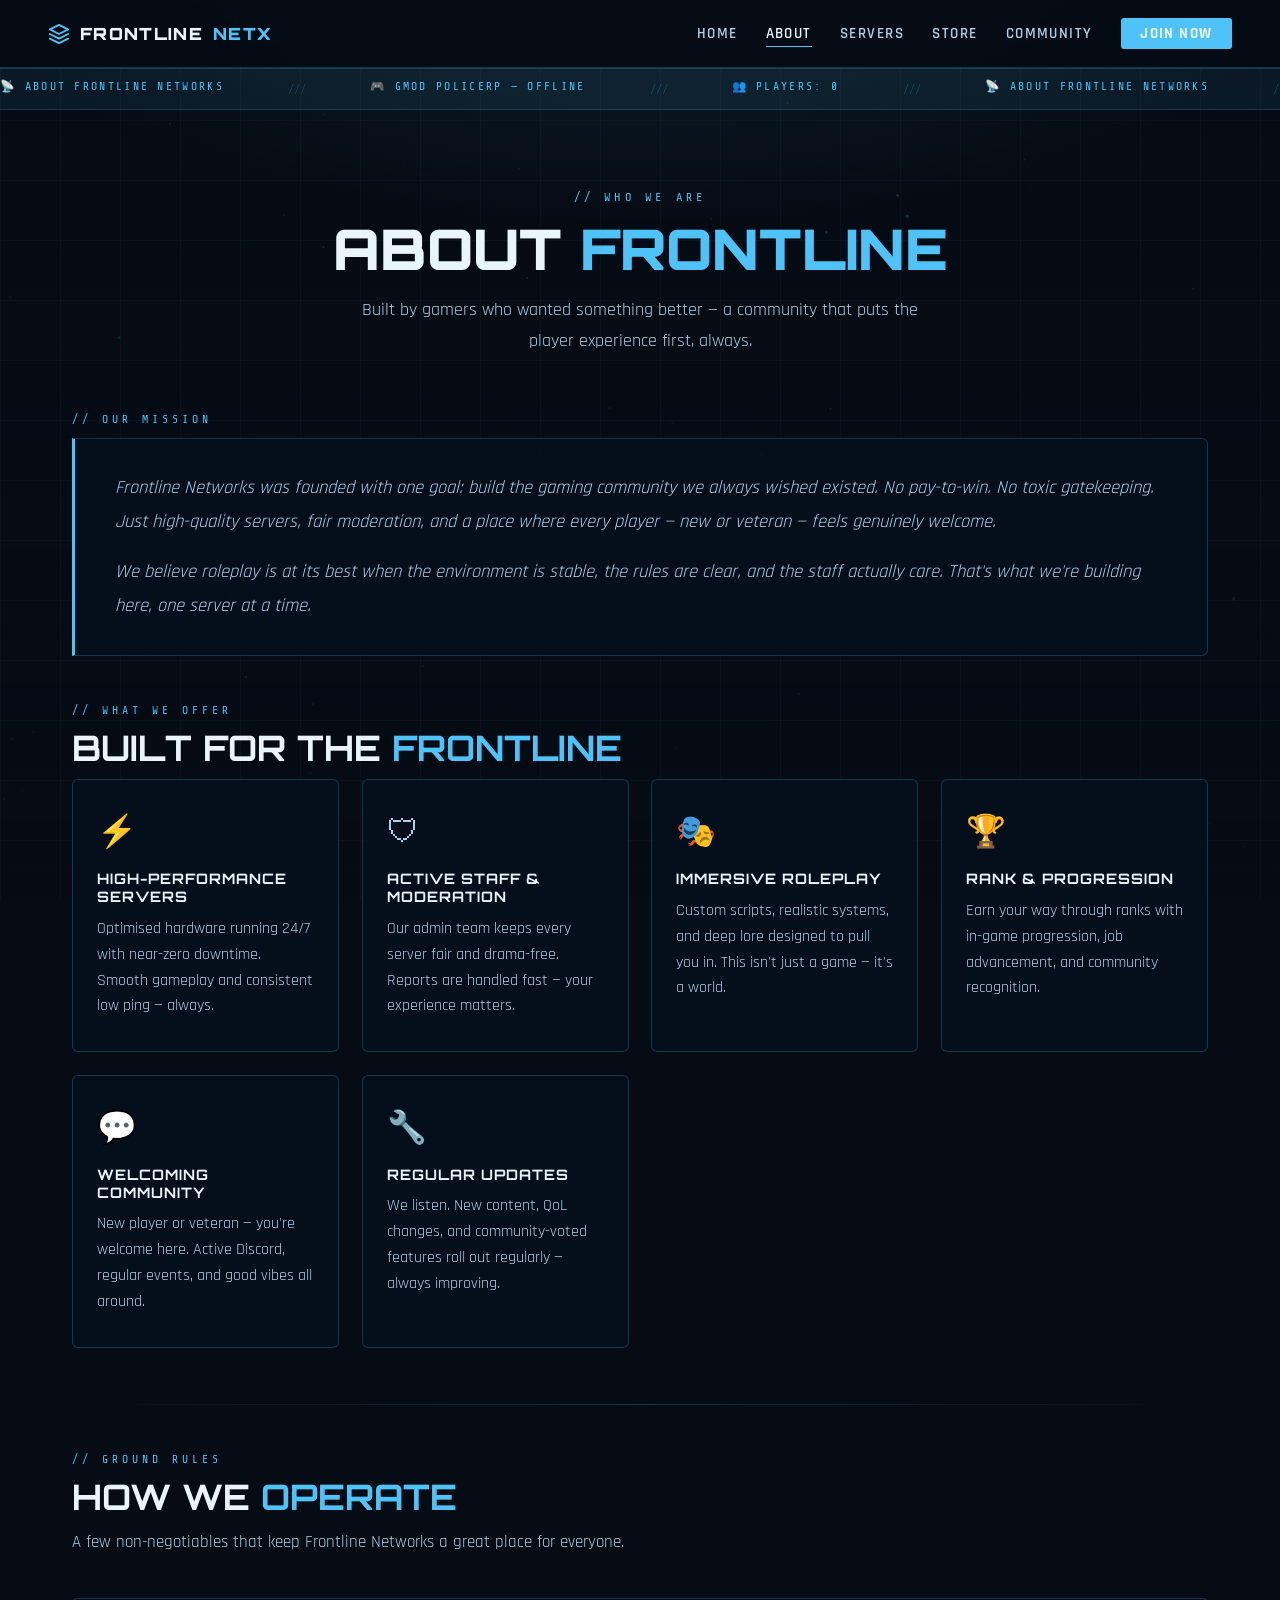
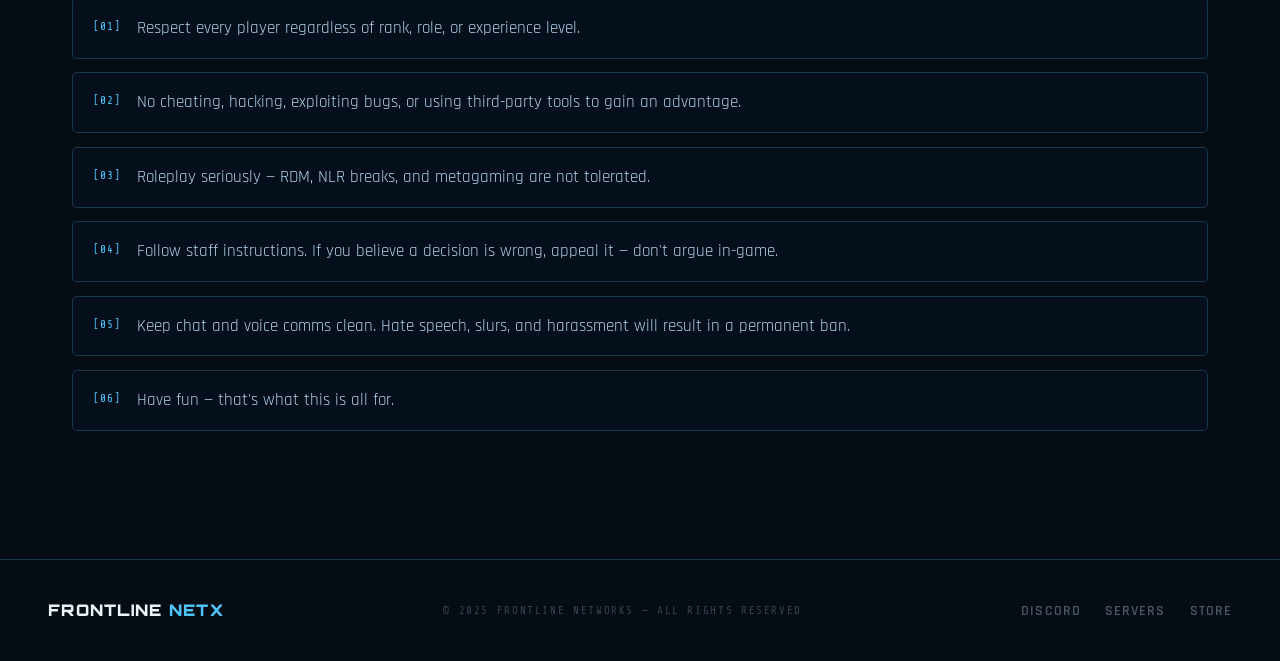
<file: pages/about.html>
<!DOCTYPE html>
<html lang="en">
<head>
  <meta charset="UTF-8" />
  <meta name="viewport" content="width=device-width, initial-scale=1.0" />
  <title>Frontline Networks – About</title>
  <link rel="preconnect" href="https://fonts.googleapis.com" />
  <link rel="preconnect" href="https://fonts.gstatic.com" crossorigin />
  <link href="https://fonts.googleapis.com/css2?family=Orbitron:wght@400;700;900&family=Rajdhani:wght@300;400;600;700&family=Share+Tech+Mono&display=swap" rel="stylesheet" />
  <link rel="stylesheet" href="../assets/css/style.css" />
  <style>
    .offer-grid {
      display: grid;
      grid-template-columns: repeat(auto-fit, minmax(260px, 1fr));
      gap: 1.4rem;
    }

    .offer-card {
      background: var(--fl-panel);
      border: 1px solid var(--fl-border);
      border-radius: 6px;
      padding: 2rem 1.5rem;
      position: relative;
      overflow: hidden;
      transition: border-color 0.3s, transform 0.3s, box-shadow 0.3s;
    }

    .offer-card::before {
      content: '';
      position: absolute;
      top: 0; left: 0; right: 0;
      height: 2px;
      background: linear-gradient(90deg, transparent, var(--fl-red), transparent);
      opacity: 0;
      transition: opacity 0.3s;
    }

    .offer-card:hover { border-color: rgba(79,195,247,0.55); transform: translateY(-4px); box-shadow: 0 12px 36px rgba(0,0,0,0.4), 0 0 18px rgba(79,195,247,0.1); }
    .offer-card:hover::before { opacity: 1; }

    .offer-icon { font-size: 2rem; margin-bottom: 1rem; display: block; }

    .offer-title {
      font-family: 'Orbitron', monospace;
      font-size: 0.9rem;
      font-weight: 700;
      color: var(--fl-white);
      text-transform: uppercase;
      letter-spacing: 0.07em;
      margin-bottom: 0.65rem;
    }

    .offer-text { font-size: 0.98rem; line-height: 1.65; color: var(--fl-text); }

    .mission-block {
      background: var(--fl-panel);
      border: 1px solid var(--fl-border);
      border-left: 3px solid var(--fl-red);
      border-radius: 0 6px 6px 0;
      padding: 2rem 2rem 2rem 2.5rem;
      margin-bottom: 3rem;
    }

    .mission-block p {
      font-size: 1.15rem;
      line-height: 1.85;
      color: var(--fl-text);
      font-style: italic;
    }

    .mission-block p + p { margin-top: 1rem; }

    .rules-list {
      list-style: none;
      display: flex;
      flex-direction: column;
      gap: 0.85rem;
    }

    .rules-list li {
      display: flex;
      gap: 1rem;
      align-items: flex-start;
      font-size: 1.05rem;
      line-height: 1.6;
      color: var(--fl-text);
      background: var(--fl-panel);
      border: 1px solid var(--fl-border);
      border-radius: 5px;
      padding: 1rem 1.25rem;
    }

    .rule-num {
      font-family: 'Share Tech Mono', monospace;
      font-size: 0.7rem;
      color: var(--fl-red);
      letter-spacing: 0.1em;
      flex-shrink: 0;
      margin-top: 3px;
    }
  </style>
</head>
<body>

<canvas id="bg-canvas"></canvas>
<div class="bg-overlay"></div>
<div class="grid-lines"></div>

<div class="site-wrap">

  <nav>
    <a class="nav-logo" href="../index.html">
      <svg width="22" height="22" viewBox="0 0 24 24" fill="none" stroke="currentColor" stroke-width="2" stroke-linecap="round" stroke-linejoin="round" style="color:var(--fl-red)"><path d="M12 2L2 7l10 5 10-5-10-5z"/><path d="M2 17l10 5 10-5"/><path d="M2 12l10 5 10-5"/></svg>
      FRONTLINE <span class="logo-accent">NETX</span>
    </a>
    <ul class="nav-links">
      <li><a href="../index.html">Home</a></li>
      <li><a href="about.html">About</a></li>
      <li><a href="servers.html">Servers</a></li>
      <li><a href="store.html">Store</a></li>
      <li><a href="community.html">Community</a></li>
      <li><a href="https://steamcommunity.com/openid/login?openid.ns=http://specs.openid.net/auth/2.0&openid.mode=checkid_setup&openid.return_to=https://frontlinenetx.net/auth/steam&openid.realm=https://frontlinenetx.net&openid.identity=http://specs.openid.net/auth/2.0/identifier_select&openid.claimed_id=http://specs.openid.net/auth/2.0/identifier_select" target="_blank" class="nav-cta">Join Now</a></li>
    </ul>
  </nav>

  <div class="live-ticker" style="margin-top:68px">
    <div class="ticker-inner">
      <span class="ticker-item">📡 About Frontline Networks</span>
      <span class="ticker-sep">///</span>
      <span class="ticker-item">🎮 GMOD PoliceRP — <span data-server-status>Offline</span></span>
      <span class="ticker-sep">///</span>
      <span class="ticker-item">👥 Players: <span data-server-players>0</span></span>
      <span class="ticker-sep">///</span>
      <span class="ticker-item">📡 About Frontline Networks</span>
      <span class="ticker-sep">///</span>
      <span class="ticker-item">🎮 GMOD PoliceRP — <span data-server-status>Offline</span></span>
      <span class="ticker-sep">///</span>
      <span class="ticker-item">👥 Players: <span data-server-players>0</span></span>
    </div>
  </div>

  <div class="page-header">
    <p class="page-eyebrow">// Who We Are</p>
    <h1 class="page-title">About <span>Frontline</span></h1>
    <p class="page-desc">Built by gamers who wanted something better — a community that puts the player experience first, always.</p>
  </div>

  <div class="section" style="padding-top:0">

    <!-- MISSION -->
    <p class="section-label reveal">// Our Mission</p>
    <div class="mission-block reveal">
      <p>Frontline Networks was founded with one goal: build the gaming community we always wished existed. No pay-to-win. No toxic gatekeeping. Just high-quality servers, fair moderation, and a place where every player — new or veteran — feels genuinely welcome.</p>
      <p>We believe roleplay is at its best when the environment is stable, the rules are clear, and the staff actually care. That's what we're building here, one server at a time.</p>
    </div>

    <!-- WHAT WE OFFER -->
    <p class="section-label reveal">// What We Offer</p>
    <h2 class="section-title reveal">Built for the <span>Frontline</span></h2>
    <div class="offer-grid" style="margin-bottom:3.5rem">
      <div class="offer-card reveal">
        <span class="offer-icon">⚡</span>
        <div class="offer-title">High-Performance Servers</div>
        <p class="offer-text">Optimised hardware running 24/7 with near-zero downtime. Smooth gameplay and consistent low ping — always.</p>
      </div>
      <div class="offer-card reveal">
        <span class="offer-icon">🛡</span>
        <div class="offer-title">Active Staff & Moderation</div>
        <p class="offer-text">Our admin team keeps every server fair and drama-free. Reports are handled fast — your experience matters.</p>
      </div>
      <div class="offer-card reveal">
        <span class="offer-icon">🎭</span>
        <div class="offer-title">Immersive Roleplay</div>
        <p class="offer-text">Custom scripts, realistic systems, and deep lore designed to pull you in. This isn't just a game — it's a world.</p>
      </div>
      <div class="offer-card reveal">
        <span class="offer-icon">🏆</span>
        <div class="offer-title">Rank & Progression</div>
        <p class="offer-text">Earn your way through ranks with in-game progression, job advancement, and community recognition.</p>
      </div>
      <div class="offer-card reveal">
        <span class="offer-icon">💬</span>
        <div class="offer-title">Welcoming Community</div>
        <p class="offer-text">New player or veteran — you're welcome here. Active Discord, regular events, and good vibes all around.</p>
      </div>
      <div class="offer-card reveal">
        <span class="offer-icon">🔧</span>
        <div class="offer-title">Regular Updates</div>
        <p class="offer-text">We listen. New content, QoL changes, and community-voted features roll out regularly — always improving.</p>
      </div>
    </div>

    <!-- GROUND RULES -->
    <div class="divider"></div>
    <div style="margin-top:3rem">
      <p class="section-label reveal">// Ground Rules</p>
      <h2 class="section-title reveal">How We <span>Operate</span></h2>
      <p class="section-desc reveal">A few non-negotiables that keep Frontline Networks a great place for everyone.</p>
      <ul class="rules-list">
        <li class="reveal"><span class="rule-num">[01]</span> Respect every player regardless of rank, role, or experience level.</li>
        <li class="reveal"><span class="rule-num">[02]</span> No cheating, hacking, exploiting bugs, or using third-party tools to gain an advantage.</li>
        <li class="reveal"><span class="rule-num">[03]</span> Roleplay seriously — RDM, NLR breaks, and metagaming are not tolerated.</li>
        <li class="reveal"><span class="rule-num">[04]</span> Follow staff instructions. If you believe a decision is wrong, appeal it — don't argue in-game.</li>
        <li class="reveal"><span class="rule-num">[05]</span> Keep chat and voice comms clean. Hate speech, slurs, and harassment will result in a permanent ban.</li>
        <li class="reveal"><span class="rule-num">[06]</span> Have fun — that's what this is all for.</li>
      </ul>
    </div>

  </div>

  <footer>
    <a class="footer-logo" href="../index.html">FRONTLINE <span>NETX</span></a>
    <p class="footer-copy">© 2025 Frontline Networks — All rights reserved</p>
    <ul class="footer-links">
      <li><a href="https://discord.gg/7fahT24btF" target="_blank">Discord</a></li>
      <li><a href="servers.html">Servers</a></li>
      <li><a href="store.html">Store</a></li>
    </ul>
  </footer>

</div>

<script src="../assets/js/main.js"></script>
</body>
</html>
</file>
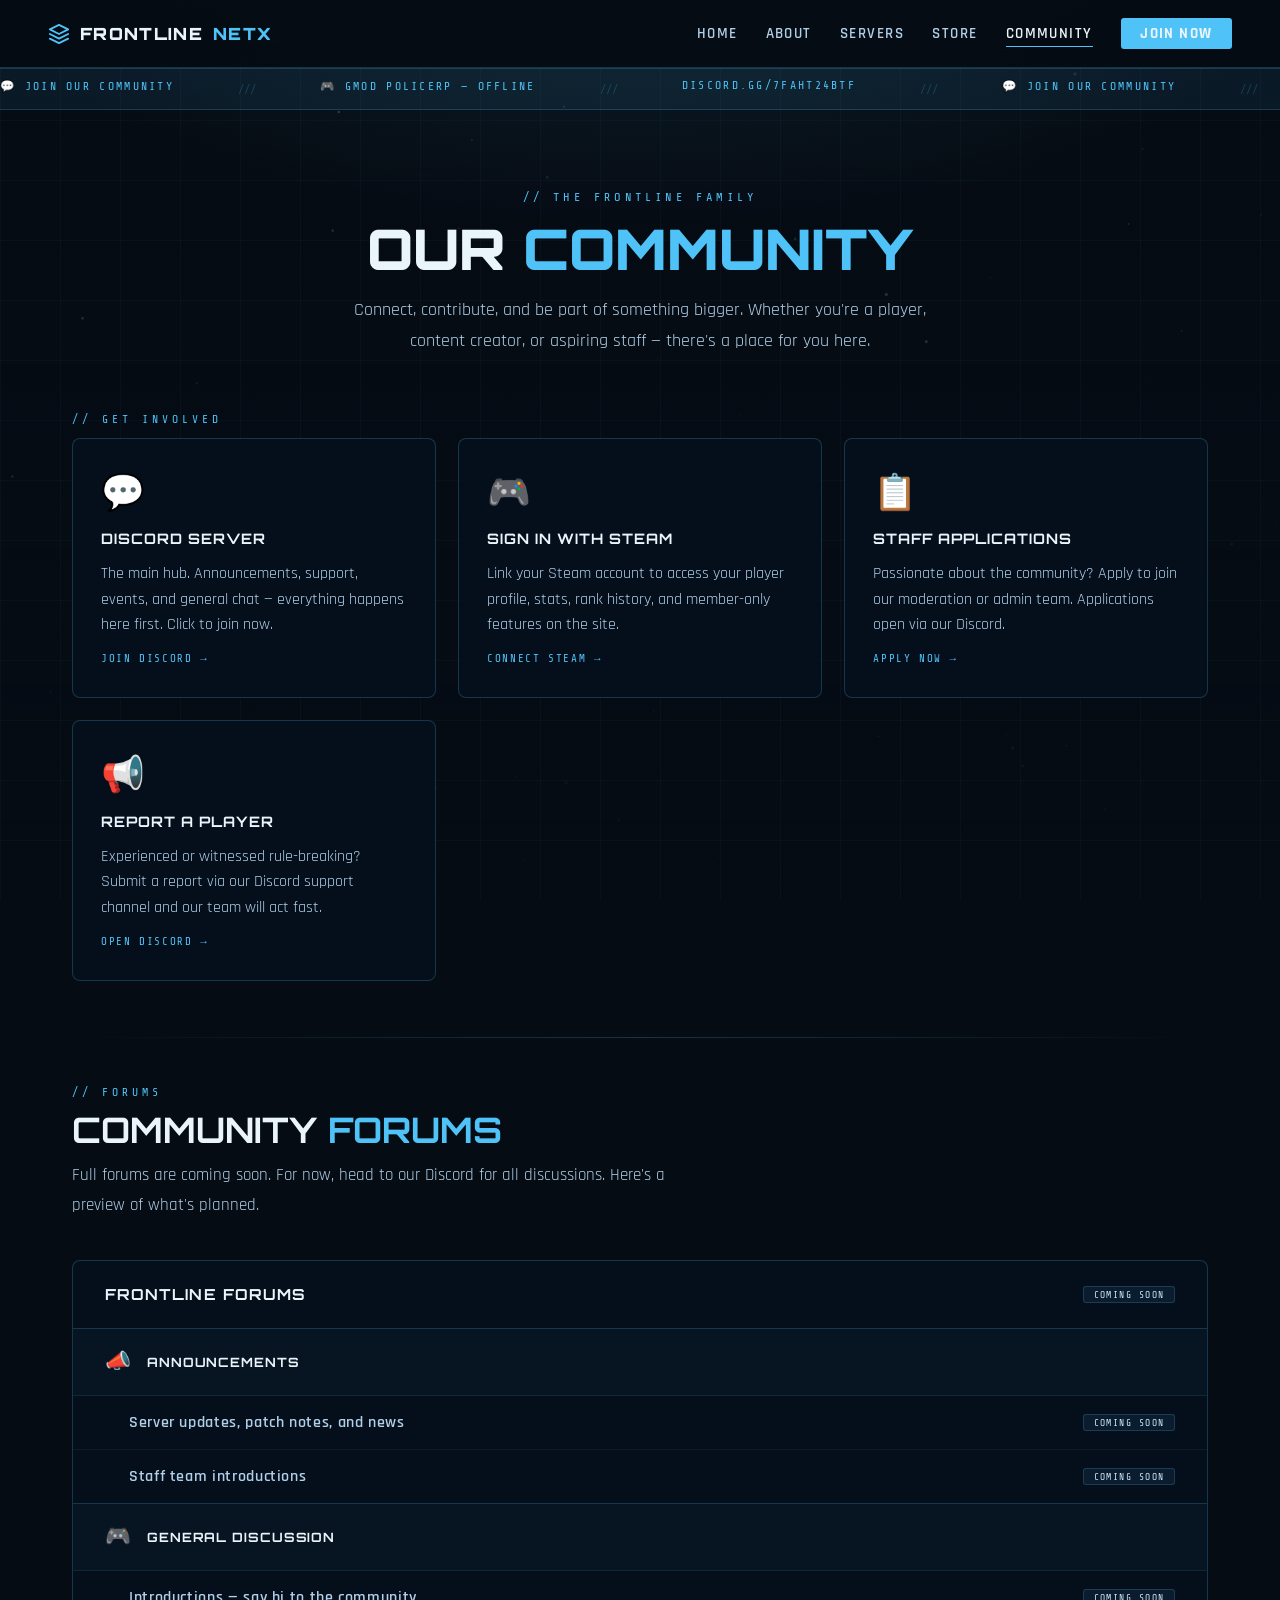
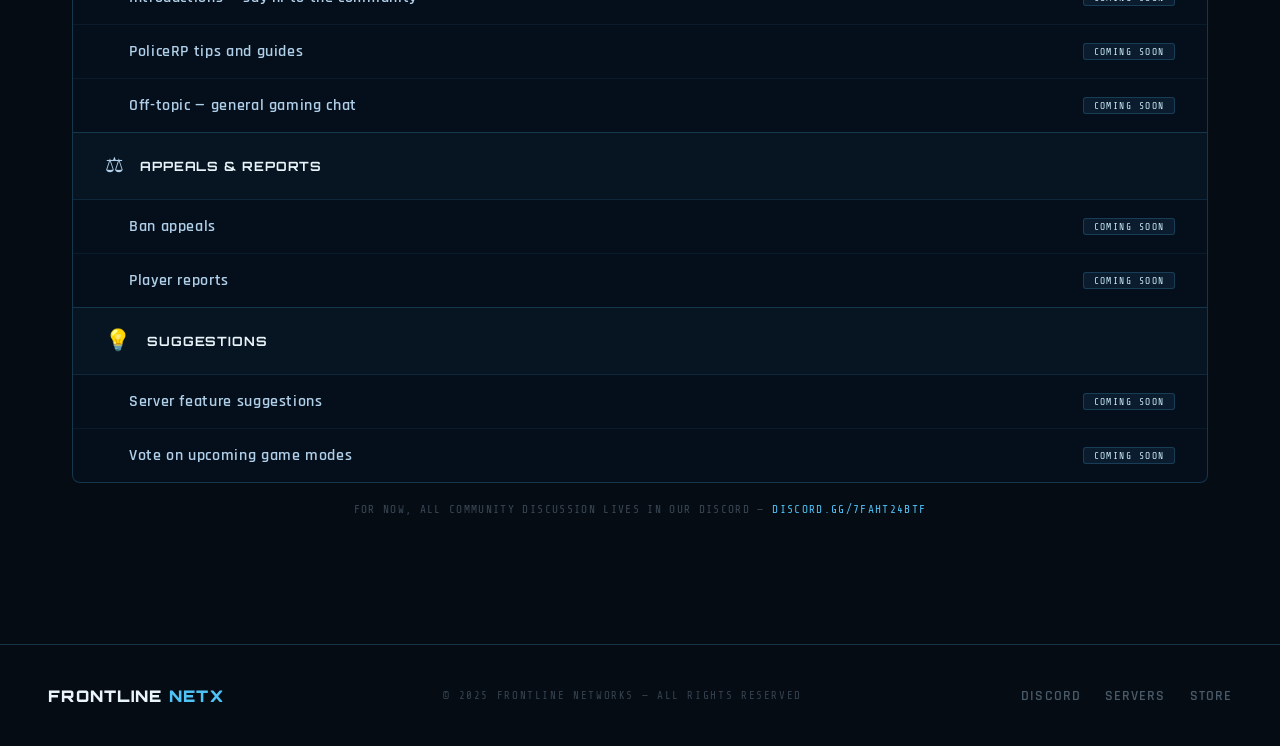
<file: pages/community.html>
<!DOCTYPE html>
<html lang="en">
<head>
  <meta charset="UTF-8" />
  <meta name="viewport" content="width=device-width, initial-scale=1.0" />
  <title>Frontline Networks – Community</title>
  <link rel="preconnect" href="https://fonts.googleapis.com" />
  <link rel="preconnect" href="https://fonts.gstatic.com" crossorigin />
  <link href="https://fonts.googleapis.com/css2?family=Orbitron:wght@400;700;900&family=Rajdhani:wght@300;400;600;700&family=Share+Tech+Mono&display=swap" rel="stylesheet" />
  <link rel="stylesheet" href="../assets/css/style.css" />
  <style>
    .community-grid {
      display: grid;
      grid-template-columns: repeat(auto-fit, minmax(280px, 1fr));
      gap: 1.4rem;
      margin-bottom: 3.5rem;
    }

    .comm-card {
      background: var(--fl-panel);
      border: 1px solid var(--fl-border);
      border-radius: 8px;
      padding: 2rem 1.75rem;
      text-decoration: none;
      display: flex;
      flex-direction: column;
      gap: 0.85rem;
      transition: border-color 0.3s, transform 0.3s, box-shadow 0.3s;
      position: relative;
      overflow: hidden;
    }

    .comm-card::before {
      content: '';
      position: absolute;
      top: 0; left: 0; right: 0; height: 2px;
      background: linear-gradient(90deg, transparent, var(--fl-red), transparent);
      opacity: 0;
      transition: opacity 0.3s;
    }

    .comm-card:hover { border-color: rgba(79,195,247,0.55); transform: translateY(-4px); box-shadow: 0 12px 36px rgba(0,0,0,0.4), 0 0 18px rgba(79,195,247,0.1); }
    .comm-card:hover::before { opacity: 1; }

    .comm-card-icon { font-size: 2.2rem; }

    .comm-card-title {
      font-family: 'Orbitron', monospace;
      font-size: 0.9rem;
      font-weight: 700;
      color: var(--fl-white);
      text-transform: uppercase;
      letter-spacing: 0.07em;
    }

    .comm-card-desc { font-size: 0.98rem; line-height: 1.65; color: var(--fl-text); }

    .comm-card-cta {
      margin-top: auto;
      font-family: 'Share Tech Mono', monospace;
      font-size: 0.68rem;
      letter-spacing: 0.15em;
      color: var(--fl-red);
      text-transform: uppercase;
    }

    /* FORUMS SECTION */
    .forums-placeholder {
      background: var(--fl-panel);
      border: 1px solid var(--fl-border);
      border-radius: 8px;
      overflow: hidden;
    }

    .forums-header {
      padding: 1.5rem 2rem;
      border-bottom: 1px solid var(--fl-border);
      display: flex;
      align-items: center;
      justify-content: space-between;
      gap: 1rem;
      flex-wrap: wrap;
    }

    .forums-header h3 {
      font-family: 'Orbitron', monospace;
      font-size: 0.95rem;
      font-weight: 700;
      color: var(--fl-white);
      text-transform: uppercase;
      letter-spacing: 0.07em;
    }

    .forum-category {
      border-bottom: 1px solid var(--fl-border);
    }

    .forum-category:last-child { border-bottom: none; }

    .forum-cat-header {
      display: flex;
      align-items: center;
      gap: 1rem;
      padding: 1.25rem 2rem;
      background: rgba(79,195,247,0.03);
      border-bottom: 1px solid rgba(79,195,247,0.1);
    }

    .forum-cat-icon { font-size: 1.3rem; }

    .forum-cat-name {
      font-family: 'Orbitron', monospace;
      font-size: 0.8rem;
      font-weight: 700;
      color: var(--fl-white);
      text-transform: uppercase;
      letter-spacing: 0.07em;
    }

    .forum-row {
      display: flex;
      align-items: center;
      justify-content: space-between;
      padding: 1rem 2rem 1rem 3.5rem;
      border-bottom: 1px solid rgba(79,195,247,0.07);
      gap: 1rem;
      flex-wrap: wrap;
      transition: background 0.2s;
    }

    .forum-row:last-child { border-bottom: none; }
    .forum-row:hover { background: rgba(79,195,247,0.04); }

    .forum-row-title {
      font-family: 'Rajdhani', sans-serif;
      font-weight: 600;
      font-size: 1rem;
      color: var(--fl-text);
      letter-spacing: 0.04em;
    }

    .forum-row-meta {
      font-family: 'Share Tech Mono', monospace;
      font-size: 0.62rem;
      letter-spacing: 0.12em;
      color: rgba(176,207,232,0.3);
      text-transform: uppercase;
      white-space: nowrap;
    }

    .forum-coming {
      display: inline-block;
      font-family: 'Share Tech Mono', monospace;
      font-size: 0.6rem;
      letter-spacing: 0.15em;
      text-transform: uppercase;
      color: #c9e8f7;
      background: rgba(79,195,247,0.08);
      border: 1px solid rgba(79,195,247,0.2);
      padding: 0.15rem 0.6rem;
      border-radius: 3px;
    }
  </style>
</head>
<body>

<canvas id="bg-canvas"></canvas>
<div class="bg-overlay"></div>
<div class="grid-lines"></div>

<div class="site-wrap">

  <nav>
    <a class="nav-logo" href="../index.html">
      <svg width="22" height="22" viewBox="0 0 24 24" fill="none" stroke="currentColor" stroke-width="2" stroke-linecap="round" stroke-linejoin="round" style="color:var(--fl-red)"><path d="M12 2L2 7l10 5 10-5-10-5z"/><path d="M2 17l10 5 10-5"/><path d="M2 12l10 5 10-5"/></svg>
      FRONTLINE <span class="logo-accent">NETX</span>
    </a>
    <ul class="nav-links">
      <li><a href="../index.html">Home</a></li>
      <li><a href="about.html">About</a></li>
      <li><a href="servers.html">Servers</a></li>
      <li><a href="store.html">Store</a></li>
      <li><a href="community.html">Community</a></li>
      <li><a href="https://steamcommunity.com/openid/login?openid.ns=http://specs.openid.net/auth/2.0&openid.mode=checkid_setup&openid.return_to=https://frontlinenetx.net/auth/steam&openid.realm=https://frontlinenetx.net&openid.identity=http://specs.openid.net/auth/2.0/identifier_select&openid.claimed_id=http://specs.openid.net/auth/2.0/identifier_select" target="_blank" class="nav-cta">Join Now</a></li>
    </ul>
  </nav>

  <div class="live-ticker" style="margin-top:68px">
    <div class="ticker-inner">
      <span class="ticker-item">💬 Join Our Community</span>
      <span class="ticker-sep">///</span>
      <span class="ticker-item">🎮 GMOD PoliceRP — <span data-server-status>Offline</span></span>
      <span class="ticker-sep">///</span>
      <span class="ticker-item">discord.gg/7fahT24btF</span>
      <span class="ticker-sep">///</span>
      <span class="ticker-item">💬 Join Our Community</span>
      <span class="ticker-sep">///</span>
      <span class="ticker-item">🎮 GMOD PoliceRP — <span data-server-status>Offline</span></span>
      <span class="ticker-sep">///</span>
      <span class="ticker-item">discord.gg/7fahT24btF</span>
    </div>
  </div>

  <div class="page-header">
    <p class="page-eyebrow">// The Frontline Family</p>
    <h1 class="page-title">Our <span>Community</span></h1>
    <p class="page-desc">Connect, contribute, and be part of something bigger. Whether you're a player, content creator, or aspiring staff — there's a place for you here.</p>
  </div>

  <div class="section" style="padding-top:0">

    <!-- QUICK LINKS -->
    <p class="section-label reveal">// Get Involved</p>
    <div class="community-grid">
      <a href="https://discord.gg/7fahT24btF" target="_blank" class="comm-card reveal">
        <span class="comm-card-icon">💬</span>
        <div class="comm-card-title">Discord Server</div>
        <p class="comm-card-desc">The main hub. Announcements, support, events, and general chat — everything happens here first. Click to join now.</p>
        <span class="comm-card-cta">Join Discord →</span>
      </a>

      <a href="https://steamcommunity.com/openid/login?openid.ns=http://specs.openid.net/auth/2.0&openid.mode=checkid_setup&openid.return_to=https://frontlinenetx.net/auth/steam&openid.realm=https://frontlinenetx.net&openid.identity=http://specs.openid.net/auth/2.0/identifier_select&openid.claimed_id=http://specs.openid.net/auth/2.0/identifier_select" target="_blank" class="comm-card reveal">
        <span class="comm-card-icon">🎮</span>
        <div class="comm-card-title">Sign in with Steam</div>
        <p class="comm-card-desc">Link your Steam account to access your player profile, stats, rank history, and member-only features on the site.</p>
        <span class="comm-card-cta">Connect Steam →</span>
      </a>

      <a href="https://discord.gg/7fahT24btF" target="_blank" class="comm-card reveal">
        <span class="comm-card-icon">📋</span>
        <div class="comm-card-title">Staff Applications</div>
        <p class="comm-card-desc">Passionate about the community? Apply to join our moderation or admin team. Applications open via our Discord.</p>
        <span class="comm-card-cta">Apply Now →</span>
      </a>

      <a href="https://discord.gg/7fahT24btF" target="_blank" class="comm-card reveal">
        <span class="comm-card-icon">📢</span>
        <div class="comm-card-title">Report a Player</div>
        <p class="comm-card-desc">Experienced or witnessed rule-breaking? Submit a report via our Discord support channel and our team will act fast.</p>
        <span class="comm-card-cta">Open Discord →</span>
      </a>
    </div>

    <!-- FORUMS PREVIEW -->
    <div class="divider"></div>
    <div style="margin-top:3rem">
      <p class="section-label reveal">// Forums</p>
      <h2 class="section-title reveal">Community <span>Forums</span></h2>
      <p class="section-desc reveal">Full forums are coming soon. For now, head to our Discord for all discussions. Here's a preview of what's planned.</p>

      <div class="forums-placeholder reveal">
        <div class="forums-header">
          <h3>Frontline Forums</h3>
          <span class="forum-coming">Coming Soon</span>
        </div>

        <div class="forum-category">
          <div class="forum-cat-header">
            <span class="forum-cat-icon">📣</span>
            <span class="forum-cat-name">Announcements</span>
          </div>
          <div class="forum-row">
            <span class="forum-row-title">Server updates, patch notes, and news</span>
            <span class="forum-row-meta forum-coming">Coming Soon</span>
          </div>
          <div class="forum-row">
            <span class="forum-row-title">Staff team introductions</span>
            <span class="forum-row-meta forum-coming">Coming Soon</span>
          </div>
        </div>

        <div class="forum-category">
          <div class="forum-cat-header">
            <span class="forum-cat-icon">🎮</span>
            <span class="forum-cat-name">General Discussion</span>
          </div>
          <div class="forum-row">
            <span class="forum-row-title">Introductions — say hi to the community</span>
            <span class="forum-row-meta forum-coming">Coming Soon</span>
          </div>
          <div class="forum-row">
            <span class="forum-row-title">PoliceRP tips and guides</span>
            <span class="forum-row-meta forum-coming">Coming Soon</span>
          </div>
          <div class="forum-row">
            <span class="forum-row-title">Off-topic — general gaming chat</span>
            <span class="forum-row-meta forum-coming">Coming Soon</span>
          </div>
        </div>

        <div class="forum-category">
          <div class="forum-cat-header">
            <span class="forum-cat-icon">⚖</span>
            <span class="forum-cat-name">Appeals & Reports</span>
          </div>
          <div class="forum-row">
            <span class="forum-row-title">Ban appeals</span>
            <span class="forum-row-meta forum-coming">Coming Soon</span>
          </div>
          <div class="forum-row">
            <span class="forum-row-title">Player reports</span>
            <span class="forum-row-meta forum-coming">Coming Soon</span>
          </div>
        </div>

        <div class="forum-category">
          <div class="forum-cat-header">
            <span class="forum-cat-icon">💡</span>
            <span class="forum-cat-name">Suggestions</span>
          </div>
          <div class="forum-row">
            <span class="forum-row-title">Server feature suggestions</span>
            <span class="forum-row-meta forum-coming">Coming Soon</span>
          </div>
          <div class="forum-row">
            <span class="forum-row-title">Vote on upcoming game modes</span>
            <span class="forum-row-meta forum-coming">Coming Soon</span>
          </div>
        </div>
      </div>

      <p style="margin-top:1.25rem;font-family:'Share Tech Mono',monospace;font-size:0.7rem;letter-spacing:0.12em;color:rgba(176,207,232,0.3);text-align:center;text-transform:uppercase;">
        For now, all community discussion lives in our Discord — <a href="https://discord.gg/7fahT24btF" target="_blank" style="color:var(--fl-red);text-decoration:none;">discord.gg/7fahT24btF</a>
      </p>
    </div>

  </div>

  <footer>
    <a class="footer-logo" href="../index.html">FRONTLINE <span>NETX</span></a>
    <p class="footer-copy">© 2025 Frontline Networks — All rights reserved</p>
    <ul class="footer-links">
      <li><a href="https://discord.gg/7fahT24btF" target="_blank">Discord</a></li>
      <li><a href="servers.html">Servers</a></li>
      <li><a href="store.html">Store</a></li>
    </ul>
  </footer>

</div>

<script src="../assets/js/main.js"></script>
</body>
</html>
</file>
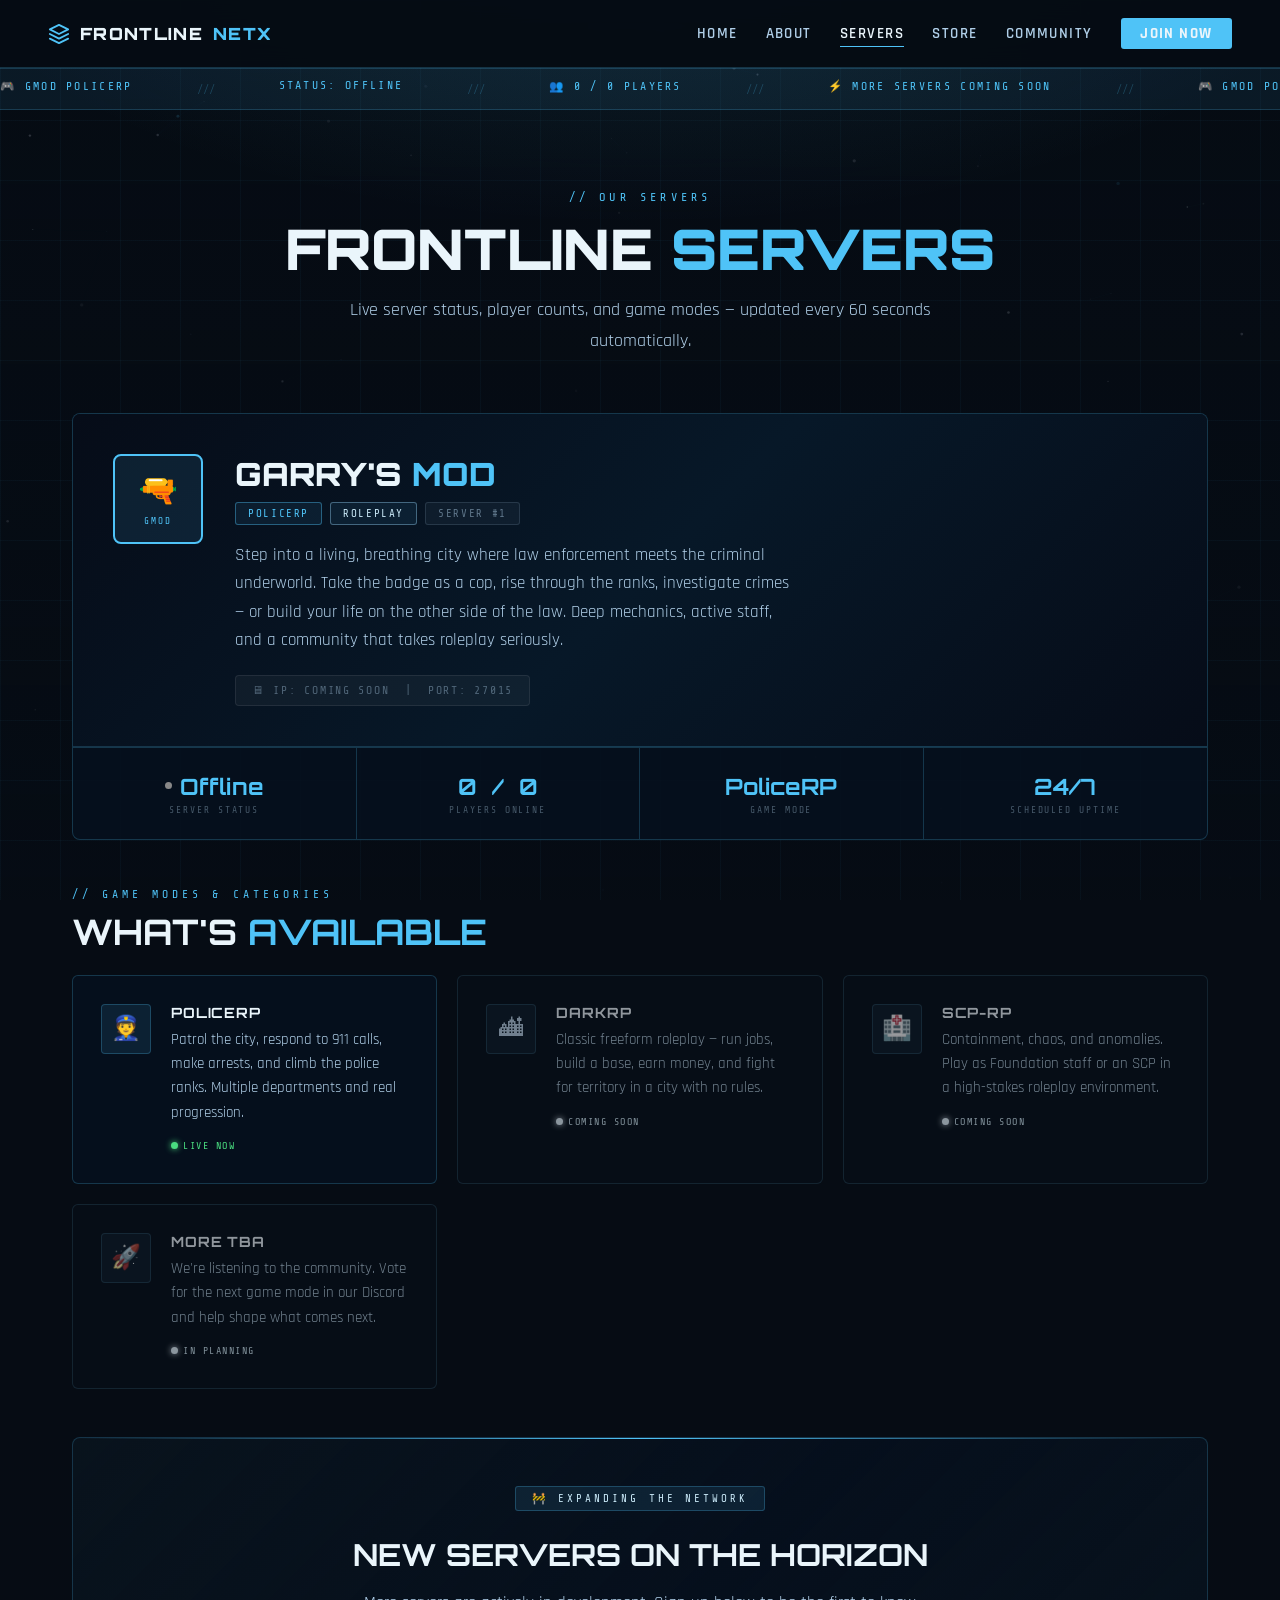
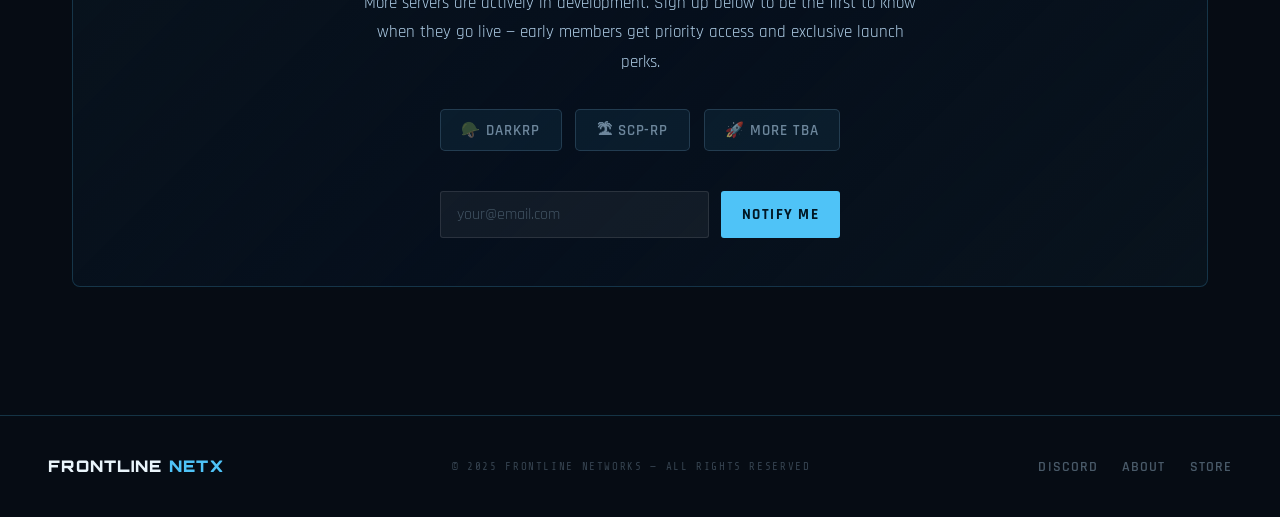
<file: pages/servers.html>
<!DOCTYPE html>
<html lang="en">
<head>
  <meta charset="UTF-8" />
  <meta name="viewport" content="width=device-width, initial-scale=1.0" />
  <title>Frontline Networks – Servers</title>
  <link rel="preconnect" href="https://fonts.googleapis.com" />
  <link rel="preconnect" href="https://fonts.gstatic.com" crossorigin />
  <link href="https://fonts.googleapis.com/css2?family=Orbitron:wght@400;700;900&family=Rajdhani:wght@300;400;600;700&family=Share+Tech+Mono&display=swap" rel="stylesheet" />
  <link rel="stylesheet" href="../assets/css/style.css" />
  <style>
    /* ── SERVER CARD ── */
    .server-card {
      background: var(--fl-panel);
      border: 1px solid var(--fl-border);
      border-radius: 8px;
      overflow: hidden;
      margin-bottom: 2rem;
    }

    .server-banner {
      background: linear-gradient(135deg, #060c18 0%, #071828 50%, #060c18 100%);
      padding: 2.5rem;
      display: flex;
      align-items: flex-start;
      gap: 2rem;
      border-bottom: 1px solid var(--fl-border);
      flex-wrap: wrap;
    }

    .game-badge {
      flex-shrink: 0;
      width: 90px; height: 90px;
      background: rgba(79,195,247,0.1);
      border: 2px solid var(--fl-red);
      border-radius: 8px;
      display: flex;
      flex-direction: column;
      align-items: center;
      justify-content: center;
      gap: 4px;
    }

    .game-badge-icon { font-size: 2rem; }

    .game-badge-label {
      font-family: 'Share Tech Mono', monospace;
      font-size: 0.58rem;
      letter-spacing: 0.2em;
      color: var(--fl-red);
      text-transform: uppercase;
    }

    .server-info { flex: 1; min-width: 260px; }

    .server-name {
      font-family: 'Orbitron', monospace;
      font-size: clamp(1.4rem, 3vw, 2rem);
      font-weight: 900;
      color: var(--fl-white);
      text-transform: uppercase;
      margin-bottom: 0.5rem;
    }

    .server-name span { color: var(--fl-red); }

    .server-tag-row {
      display: flex;
      gap: 0.5rem;
      flex-wrap: wrap;
      margin-bottom: 1rem;
    }

    .server-desc {
      font-size: 1.05rem;
      line-height: 1.7;
      color: var(--fl-text);
      max-width: 560px;
      margin-bottom: 1.25rem;
    }

    .server-connect {
      display: inline-flex;
      align-items: center;
      gap: 0.5rem;
      font-family: 'Share Tech Mono', monospace;
      font-size: 0.72rem;
      letter-spacing: 0.15em;
      color: rgba(176,207,232,0.4);
      text-transform: uppercase;
      background: rgba(255,255,255,0.04);
      border: 1px solid rgba(255,255,255,0.08);
      padding: 0.5rem 1rem;
      border-radius: 4px;
    }

    /* ── LIVE STATS ROW ── */
    .server-stats {
      display: grid;
      grid-template-columns: repeat(auto-fit, minmax(140px, 1fr));
      border-top: 1px solid var(--fl-border);
    }

    .stat-cell {
      padding: 1.5rem;
      text-align: center;
      border-right: 1px solid var(--fl-border);
    }

    .stat-cell:last-child { border-right: none; }

    .stat-value {
      font-family: 'Orbitron', monospace;
      font-size: 1.4rem;
      font-weight: 700;
      color: var(--fl-red);
      display: flex;
      align-items: center;
      justify-content: center;
      gap: 8px;
    }

    .stat-label {
      font-family: 'Share Tech Mono', monospace;
      font-size: 0.6rem;
      letter-spacing: 0.2em;
      color: rgba(176,207,232,0.38);
      text-transform: uppercase;
      margin-top: 0.3rem;
    }

    /* ── CATEGORY CARDS ── */
    .cat-grid {
      display: grid;
      grid-template-columns: repeat(auto-fit, minmax(280px, 1fr));
      gap: 1.25rem;
      margin-top: 1.5rem;
    }

    .cat-card {
      background: var(--fl-panel);
      border: 1px solid var(--fl-border);
      border-radius: 6px;
      padding: 1.75rem;
      display: flex;
      gap: 1.25rem;
      align-items: flex-start;
      transition: border-color 0.3s, transform 0.3s, box-shadow 0.3s;
    }

    .cat-card:hover {
      border-color: rgba(79,195,247,0.5);
      transform: translateY(-3px);
      box-shadow: 0 8px 28px rgba(0,0,0,0.35), 0 0 14px rgba(79,195,247,0.07);
    }

    .cat-card.coming {
      opacity: 0.6;
      filter: grayscale(0.3);
    }

    .cat-icon {
      width: 50px; height: 50px;
      flex-shrink: 0;
      background: rgba(79,195,247,0.1);
      border: 1px solid rgba(79,195,247,0.25);
      border-radius: 4px;
      display: flex;
      align-items: center;
      justify-content: center;
      font-size: 1.5rem;
    }

    .cat-icon.coming-icon {
      background: rgba(79,195,247,0.08);
      border-color: rgba(79,195,247,0.2);
    }

    .cat-body { flex: 1; }

    .cat-name {
      font-family: 'Orbitron', monospace;
      font-size: 0.88rem;
      font-weight: 700;
      color: var(--fl-white);
      text-transform: uppercase;
      letter-spacing: 0.06em;
      margin-bottom: 0.4rem;
    }

    .cat-desc {
      font-size: 0.95rem;
      line-height: 1.6;
      color: var(--fl-text);
      margin-bottom: 0.6rem;
    }

    .cat-status {
      display: inline-flex;
      align-items: center;
      gap: 5px;
      font-family: 'Share Tech Mono', monospace;
      font-size: 0.63rem;
      letter-spacing: 0.15em;
      text-transform: uppercase;
    }

    .status-live { color: #4ade80; }
    .status-soon { color: #c9e8f7; }

    /* ── COMING SOON PANEL ── */
    .coming-panel {
      background: linear-gradient(135deg, rgba(79,195,247,0.04) 0%, var(--fl-panel) 50%, rgba(79,195,247,0.04) 100%);
      border: 1px solid rgba(79,195,247,0.2);
      border-radius: 8px;
      padding: 3rem 2.5rem;
      text-align: center;
      position: relative;
      overflow: hidden;
    }

    .coming-panel::before {
      content: '';
      position: absolute;
      top: 0; left: 0; right: 0;
      height: 1px;
      background: linear-gradient(90deg, transparent, var(--fl-red), transparent);
    }

    .coming-badge {
      display: inline-block;
      font-family: 'Share Tech Mono', monospace;
      font-size: 0.68rem;
      letter-spacing: 0.28em;
      text-transform: uppercase;
      color: #c9e8f7;
      background: rgba(79,195,247,0.1);
      border: 1px solid rgba(79,195,247,0.25);
      padding: 0.3rem 1rem;
      border-radius: 3px;
      margin-bottom: 1.5rem;
    }

    .coming-title {
      font-family: 'Orbitron', monospace;
      font-size: clamp(1.3rem, 3vw, 1.9rem);
      font-weight: 700;
      color: var(--fl-white);
      text-transform: uppercase;
      margin-bottom: 1rem;
    }

    .coming-text {
      font-size: 1.05rem;
      line-height: 1.75;
      color: var(--fl-text);
      max-width: 560px;
      margin: 0 auto 2rem;
    }

    .coming-games {
      display: flex;
      gap: 0.85rem;
      justify-content: center;
      flex-wrap: wrap;
      margin-bottom: 2.5rem;
    }

    .coming-game {
      background: rgba(79,195,247,0.07);
      border: 1px solid rgba(150,210,245,0.18);
      border-radius: 5px;
      padding: 0.65rem 1.3rem;
      display: flex;
      align-items: center;
      gap: 0.5rem;
      font-family: 'Rajdhani', sans-serif;
      font-weight: 600;
      font-size: 0.95rem;
      letter-spacing: 0.06em;
      color: rgba(176,207,232,0.6);
      text-transform: uppercase;
    }

    .notify-form {
      display: flex;
      gap: 0.75rem;
      max-width: 400px;
      margin: 0 auto;
      justify-content: center;
    }

    .notify-input {
      flex: 1;
      background: rgba(255,255,255,0.05);
      border: 1px solid rgba(255,255,255,0.1);
      border-radius: 3px;
      padding: 0.75rem 1rem;
      font-family: 'Rajdhani', sans-serif;
      font-size: 1rem;
      color: var(--fl-white);
      outline: none;
      transition: border-color 0.2s;
    }

    .notify-input::placeholder { color: rgba(176,207,232,0.3); }
    .notify-input:focus { border-color: rgba(150,210,245,0.5); }

    .notify-btn {
      background: #4fc3f7;
      color: #021824;
      font-family: 'Rajdhani', sans-serif;
      font-weight: 700;
      font-size: 0.92rem;
      letter-spacing: 0.1em;
      text-transform: uppercase;
      padding: 0.75rem 1.3rem;
      border: none;
      border-radius: 3px;
      cursor: pointer;
      white-space: nowrap;
      transition: background 0.2s, box-shadow 0.2s;
    }

    .notify-btn:hover { background: #0288d1; box-shadow: 0 0 18px rgba(79,195,247,0.4); }
  </style>
</head>
<body>

<canvas id="bg-canvas"></canvas>
<div class="bg-overlay"></div>
<div class="grid-lines"></div>

<div class="site-wrap">

  <nav>
    <a class="nav-logo" href="../index.html">
      <svg width="22" height="22" viewBox="0 0 24 24" fill="none" stroke="currentColor" stroke-width="2" stroke-linecap="round" stroke-linejoin="round" style="color:var(--fl-red)"><path d="M12 2L2 7l10 5 10-5-10-5z"/><path d="M2 17l10 5 10-5"/><path d="M2 12l10 5 10-5"/></svg>
      FRONTLINE <span class="logo-accent">NETX</span>
    </a>
    <ul class="nav-links">
      <li><a href="../index.html">Home</a></li>
      <li><a href="about.html">About</a></li>
      <li><a href="servers.html">Servers</a></li>
      <li><a href="store.html">Store</a></li>
      <li><a href="community.html">Community</a></li>
      <li><a href="https://steamcommunity.com/openid/login?openid.ns=http://specs.openid.net/auth/2.0&openid.mode=checkid_setup&openid.return_to=https://frontlinenetx.net/auth/steam&openid.realm=https://frontlinenetx.net&openid.identity=http://specs.openid.net/auth/2.0/identifier_select&openid.claimed_id=http://specs.openid.net/auth/2.0/identifier_select" target="_blank" class="nav-cta">Join Now</a></li>
    </ul>
  </nav>

  <div class="live-ticker">
    <div class="ticker-inner">
      <span class="ticker-item">🎮 GMOD PoliceRP</span>
      <span class="ticker-sep">///</span>
      <span class="ticker-item">Status: <span data-server-status>Offline</span></span>
      <span class="ticker-sep">///</span>
      <span class="ticker-item">👥 <span data-server-players>0</span> / <span data-server-maxplayers>0</span> Players</span>
      <span class="ticker-sep">///</span>
      <span class="ticker-item">⚡ More servers coming soon</span>
      <span class="ticker-sep">///</span>
      <span class="ticker-item">🎮 GMOD PoliceRP</span>
      <span class="ticker-sep">///</span>
      <span class="ticker-item">Status: <span data-server-status>Offline</span></span>
      <span class="ticker-sep">///</span>
      <span class="ticker-item">👥 <span data-server-players>0</span> / <span data-server-maxplayers>0</span> Players</span>
      <span class="ticker-sep">///</span>
      <span class="ticker-item">⚡ More servers coming soon</span>
    </div>
  </div>

  <div class="page-header">
    <p class="page-eyebrow">// Our Servers</p>
    <h1 class="page-title">Frontline <span>Servers</span></h1>
    <p class="page-desc">Live server status, player counts, and game modes — updated every 60 seconds automatically.</p>
  </div>

  <div class="section" style="padding-top:0">

    <!-- GMOD SERVER CARD -->
    <div class="server-card reveal">
      <div class="server-banner">
        <div class="game-badge">
          <span class="game-badge-icon">🔫</span>
          <span class="game-badge-label">GMOD</span>
        </div>
        <div class="server-info">
          <h2 class="server-name">Garry's <span>Mod</span></h2>
          <div class="server-tag-row">
            <span class="tag tag-red">PoliceRP</span>
            <span class="tag tag-gold">Roleplay</span>
            <span class="tag tag-gray">Server #1</span>
          </div>
          <p class="server-desc">
            Step into a living, breathing city where law enforcement meets the criminal underworld. Take the badge as a cop, rise through the ranks, investigate crimes — or build your life on the other side of the law. Deep mechanics, active staff, and a community that takes roleplay seriously.
          </p>
          <div class="server-connect">
            <!-- Replace with your real IP when ready -->
            🖥 IP: Coming Soon &nbsp;|&nbsp; Port: 27015
          </div>
        </div>
      </div>

      <!-- LIVE STATS — auto-updated by main.js -->
      <div class="server-stats">
        <div class="stat-cell">
          <div class="stat-value">
            <span class="status-dot dot-offline" data-status-dot></span>
            <span data-server-status>Offline</span>
          </div>
          <div class="stat-label">Server Status</div>
        </div>
        <div class="stat-cell">
          <div class="stat-value"><span data-server-players>0</span>&nbsp;/&nbsp;<span data-server-maxplayers>0</span></div>
          <div class="stat-label">Players Online</div>
        </div>
        <div class="stat-cell">
          <div class="stat-value">PoliceRP</div>
          <div class="stat-label">Game Mode</div>
        </div>
        <div class="stat-cell">
          <div class="stat-value">24/7</div>
          <div class="stat-label">Scheduled Uptime</div>
        </div>
      </div>
    </div>

    <!-- CATEGORIES -->
    <p class="section-label reveal" style="margin-top:3rem">// Game Modes & Categories</p>
    <h2 class="section-title reveal">What's <span>Available</span></h2>

    <div class="cat-grid">
      <!-- LIVE -->
      <div class="cat-card reveal">
        <div class="cat-icon">👮</div>
        <div class="cat-body">
          <div class="cat-name">PoliceRP</div>
          <p class="cat-desc">Patrol the city, respond to 911 calls, make arrests, and climb the police ranks. Multiple departments and real progression.</p>
          <span class="cat-status">
            <span class="status-dot dot-live"></span>
            <span class="status-live">Live Now</span>
          </span>
        </div>
      </div>

      <!-- COMING SOON MODES -->
      <div class="cat-card coming reveal">
        <div class="cat-icon coming-icon">🏙</div>
        <div class="cat-body">
          <div class="cat-name">DarkRP</div>
          <p class="cat-desc">Classic freeform roleplay — run jobs, build a base, earn money, and fight for territory in a city with no rules.</p>
          <span class="cat-status">
            <span class="status-dot dot-soon"></span>
            <span class="status-soon">Coming Soon</span>
          </span>
        </div>
      </div>

      <div class="cat-card coming reveal">
        <div class="cat-icon coming-icon">🏥</div>
        <div class="cat-body">
          <div class="cat-name">SCP-RP</div>
          <p class="cat-desc">Containment, chaos, and anomalies. Play as Foundation staff or an SCP in a high-stakes roleplay environment.</p>
          <span class="cat-status">
            <span class="status-dot dot-soon"></span>
            <span class="status-soon">Coming Soon</span>
          </span>
        </div>
      </div>

      <div class="cat-card coming reveal">
        <div class="cat-icon coming-icon">🚀</div>
        <div class="cat-body">
          <div class="cat-name">More TBA</div>
          <p class="cat-desc">We're listening to the community. Vote for the next game mode in our Discord and help shape what comes next.</p>
          <span class="cat-status">
            <span class="status-dot dot-soon"></span>
            <span class="status-soon">In Planning</span>
          </span>
        </div>
      </div>
    </div>

    <!-- COMING SOON PANEL -->
    <div style="margin-top:3rem">
      <div class="coming-panel reveal">
        <div class="coming-badge">🚧 Expanding the Network</div>
        <h3 class="coming-title">New Servers on the Horizon</h3>
        <p class="coming-text">
          More servers are actively in development. Sign up below to be the first to know when they go live — early members get priority access and exclusive launch perks.
        </p>
        <div class="coming-games">
          <div class="coming-game">🪖 DarkRP</div>
          <div class="coming-game">🏝 SCP-RP</div>
          <div class="coming-game">🚀 More TBA</div>
        </div>
        <div class="notify-form">
          <input class="notify-input" type="email" placeholder="your@email.com" />
          <button class="notify-btn" onclick="this.textContent='✓ Noted!'">Notify Me</button>
        </div>
      </div>
    </div>

  </div>

  <footer>
    <a class="footer-logo" href="../index.html">FRONTLINE <span>NETX</span></a>
    <p class="footer-copy">© 2025 Frontline Networks — All rights reserved</p>
    <ul class="footer-links">
      <li><a href="https://discord.gg/7fahT24btF" target="_blank">Discord</a></li>
      <li><a href="about.html">About</a></li>
      <li><a href="store.html">Store</a></li>
    </ul>
  </footer>

</div>

<script src="../assets/js/main.js"></script>
</body>
</html>
</file>
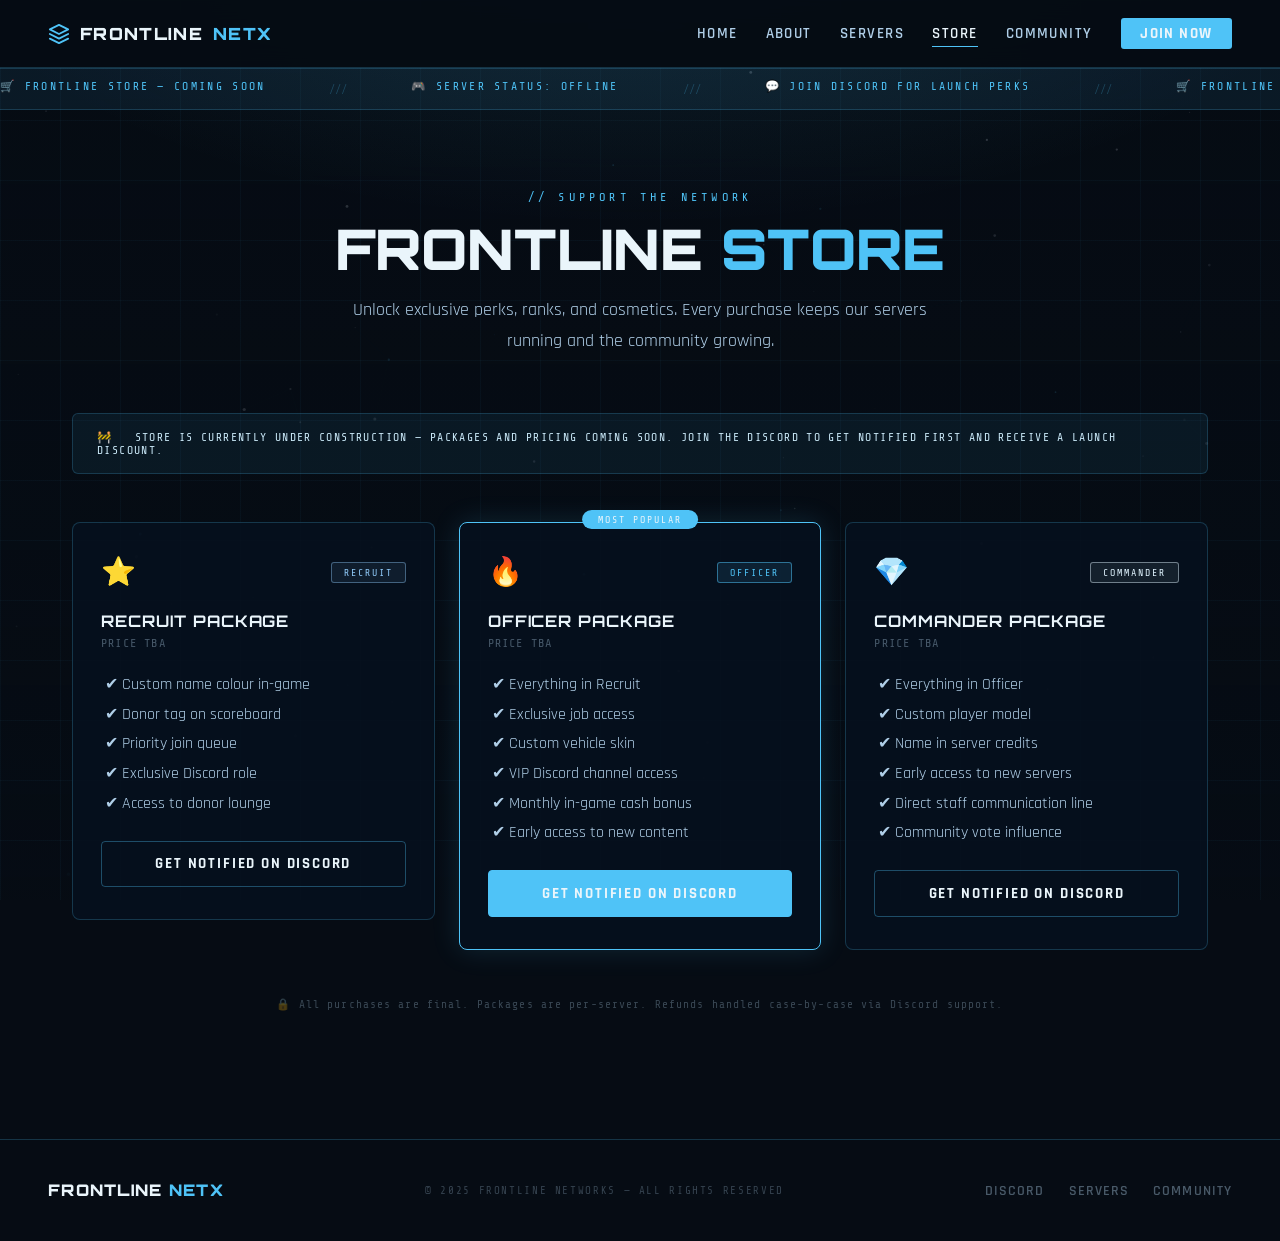
<file: pages/store.html>
<!DOCTYPE html>
<html lang="en">
<head>
  <meta charset="UTF-8" />
  <meta name="viewport" content="width=device-width, initial-scale=1.0" />
  <title>Frontline Networks – Store</title>
  <link rel="preconnect" href="https://fonts.googleapis.com" />
  <link rel="preconnect" href="https://fonts.gstatic.com" crossorigin />
  <link href="https://fonts.googleapis.com/css2?family=Orbitron:wght@400;700;900&family=Rajdhani:wght@300;400;600;700&family=Share+Tech+Mono&display=swap" rel="stylesheet" />
  <link rel="stylesheet" href="../assets/css/style.css" />
  <style>
    .store-note-top {
      background: rgba(79,195,247,0.07);
      border: 1px solid rgba(79,195,247,0.2);
      border-radius: 6px;
      padding: 1rem 1.5rem;
      display: flex;
      align-items: center;
      gap: 0.75rem;
      font-family: 'Share Tech Mono', monospace;
      font-size: 0.72rem;
      letter-spacing: 0.12em;
      color: #c9e8f7;
      text-transform: uppercase;
      margin-bottom: 3rem;
    }

    .store-grid {
      display: grid;
      grid-template-columns: repeat(auto-fit, minmax(270px, 1fr));
      gap: 1.5rem;
      align-items: start;
      margin-bottom: 3rem;
    }

    .store-card {
      background: var(--fl-panel);
      border: 1px solid var(--fl-border);
      border-radius: 8px;
      padding: 2rem 1.75rem;
      position: relative;
      transition: transform 0.3s, box-shadow 0.3s, border-color 0.3s;
    }

    .store-card:hover { transform: translateY(-5px); box-shadow: 0 14px 40px rgba(0,0,0,0.4), 0 0 20px rgba(79,195,247,0.1); border-color: rgba(79,195,247,0.5); }

    .store-card-featured { border-color: var(--fl-red); box-shadow: 0 0 28px rgba(79,195,247,0.15); }

    .store-featured-badge {
      position: absolute;
      top: -13px; left: 50%;
      transform: translateX(-50%);
      background: var(--fl-red);
      color: var(--fl-white);
      font-family: 'Share Tech Mono', monospace;
      font-size: 0.62rem;
      letter-spacing: 0.2em;
      text-transform: uppercase;
      padding: 0.25rem 1rem;
      border-radius: 20px;
      white-space: nowrap;
    }

    .store-card-header { display: flex; align-items: center; justify-content: space-between; margin-bottom: 1.25rem; }

    .store-tier-icon { font-size: 1.75rem; }

    .store-tier-badge {
      font-family: 'Share Tech Mono', monospace;
      font-size: 0.62rem;
      letter-spacing: 0.2em;
      text-transform: uppercase;
      padding: 0.25rem 0.75rem;
      border-radius: 3px;
      border: 1px solid;
    }

    .tier-basic  { color: #90caf9; border-color: rgba(144,202,249,0.4); background: rgba(144,202,249,0.08); }
    .tier-pro    { color: #4fc3f7; border-color: rgba(79,195,247,0.5); background: rgba(79,195,247,0.1); }
    .tier-elite  { color: #e0f4ff; border-color: rgba(224,244,255,0.45); background: rgba(224,244,255,0.07); }

    .store-card-name {
      font-family: 'Orbitron', monospace;
      font-size: 1rem;
      font-weight: 700;
      color: var(--fl-white);
      text-transform: uppercase;
      letter-spacing: 0.06em;
      margin-bottom: 0.35rem;
    }

    .store-card-price {
      font-family: 'Share Tech Mono', monospace;
      font-size: 0.75rem;
      color: rgba(176,207,232,0.38);
      letter-spacing: 0.1em;
      margin-bottom: 1.5rem;
      text-transform: uppercase;
    }

    .store-perks { list-style: none; margin-bottom: 1.75rem; display: flex; flex-direction: column; gap: 0.6rem; }

    .store-perks li { font-size: 0.98rem; color: var(--fl-text); padding-left: 0.25rem; }

    .store-btn {
      display: block;
      width: 100%;
      text-align: center;
      font-family: 'Rajdhani', sans-serif;
      font-weight: 700;
      font-size: 0.95rem;
      letter-spacing: 0.12em;
      text-transform: uppercase;
      padding: 0.8rem;
      border-radius: 4px;
      text-decoration: none;
      transition: all 0.2s;
    }

    .store-btn-primary { background: var(--fl-red); color: var(--fl-white); border: 1px solid var(--fl-red); }
    .store-btn-primary:hover { background: var(--fl-red-dark); box-shadow: 0 0 20px var(--fl-red-glow); }
    .store-btn-outline { background: transparent; color: var(--fl-white); border: 1px solid rgba(79,195,247,0.35); }
    .store-btn-outline:hover { border-color: var(--fl-red); background: rgba(79,195,247,0.08); }

    .store-footer-note {
      text-align: center;
      font-family: 'Share Tech Mono', monospace;
      font-size: 0.7rem;
      letter-spacing: 0.1em;
      color: rgba(176,207,232,0.3);
      margin-top: 2rem;
    }
  </style>
</head>
<body>

<canvas id="bg-canvas"></canvas>
<div class="bg-overlay"></div>
<div class="grid-lines"></div>

<div class="site-wrap">

  <nav>
    <a class="nav-logo" href="../index.html">
      <svg width="22" height="22" viewBox="0 0 24 24" fill="none" stroke="currentColor" stroke-width="2" stroke-linecap="round" stroke-linejoin="round" style="color:var(--fl-red)"><path d="M12 2L2 7l10 5 10-5-10-5z"/><path d="M2 17l10 5 10-5"/><path d="M2 12l10 5 10-5"/></svg>
      FRONTLINE <span class="logo-accent">NETX</span>
    </a>
    <ul class="nav-links">
      <li><a href="../index.html">Home</a></li>
      <li><a href="about.html">About</a></li>
      <li><a href="servers.html">Servers</a></li>
      <li><a href="store.html">Store</a></li>
      <li><a href="community.html">Community</a></li>
      <li><a href="https://steamcommunity.com/openid/login?openid.ns=http://specs.openid.net/auth/2.0&openid.mode=checkid_setup&openid.return_to=https://frontlinenetx.net/auth/steam&openid.realm=https://frontlinenetx.net&openid.identity=http://specs.openid.net/auth/2.0/identifier_select&openid.claimed_id=http://specs.openid.net/auth/2.0/identifier_select" target="_blank" class="nav-cta">Join Now</a></li>
    </ul>
  </nav>

  <div class="live-ticker" style="margin-top:68px">
    <div class="ticker-inner">
      <span class="ticker-item">🛒 Frontline Store — Coming Soon</span>
      <span class="ticker-sep">///</span>
      <span class="ticker-item">🎮 Server Status: <span data-server-status>Offline</span></span>
      <span class="ticker-sep">///</span>
      <span class="ticker-item">💬 Join Discord for launch perks</span>
      <span class="ticker-sep">///</span>
      <span class="ticker-item">🛒 Frontline Store — Coming Soon</span>
      <span class="ticker-sep">///</span>
      <span class="ticker-item">🎮 Server Status: <span data-server-status>Offline</span></span>
      <span class="ticker-sep">///</span>
      <span class="ticker-item">💬 Join Discord for launch perks</span>
    </div>
  </div>

  <div class="page-header">
    <p class="page-eyebrow">// Support the Network</p>
    <h1 class="page-title">Frontline <span>Store</span></h1>
    <p class="page-desc">Unlock exclusive perks, ranks, and cosmetics. Every purchase keeps our servers running and the community growing.</p>
  </div>

  <div class="section" style="padding-top:0">

    <div class="store-note-top reveal">
      🚧 &nbsp; Store is currently under construction — packages and pricing coming soon. Join the Discord to get notified first and receive a launch discount.
    </div>

    <div class="store-grid">
      <div class="store-card reveal">
        <div class="store-card-header">
          <span class="store-tier-icon">⭐</span>
          <span class="store-tier-badge tier-basic">Recruit</span>
        </div>
        <div class="store-card-name">Recruit Package</div>
        <div class="store-card-price">Price TBA</div>
        <ul class="store-perks">
          <li>✔ Custom name colour in-game</li>
          <li>✔ Donor tag on scoreboard</li>
          <li>✔ Priority join queue</li>
          <li>✔ Exclusive Discord role</li>
          <li>✔ Access to donor lounge</li>
        </ul>
        <a href="https://discord.gg/7fahT24btF" target="_blank" class="store-btn store-btn-outline">Get Notified on Discord</a>
      </div>

      <div class="store-card store-card-featured reveal">
        <div class="store-featured-badge">Most Popular</div>
        <div class="store-card-header">
          <span class="store-tier-icon">🔥</span>
          <span class="store-tier-badge tier-pro">Officer</span>
        </div>
        <div class="store-card-name">Officer Package</div>
        <div class="store-card-price">Price TBA</div>
        <ul class="store-perks">
          <li>✔ Everything in Recruit</li>
          <li>✔ Exclusive job access</li>
          <li>✔ Custom vehicle skin</li>
          <li>✔ VIP Discord channel access</li>
          <li>✔ Monthly in-game cash bonus</li>
          <li>✔ Early access to new content</li>
        </ul>
        <a href="https://discord.gg/7fahT24btF" target="_blank" class="store-btn store-btn-primary">Get Notified on Discord</a>
      </div>

      <div class="store-card reveal">
        <div class="store-card-header">
          <span class="store-tier-icon">💎</span>
          <span class="store-tier-badge tier-elite">Commander</span>
        </div>
        <div class="store-card-name">Commander Package</div>
        <div class="store-card-price">Price TBA</div>
        <ul class="store-perks">
          <li>✔ Everything in Officer</li>
          <li>✔ Custom player model</li>
          <li>✔ Name in server credits</li>
          <li>✔ Early access to new servers</li>
          <li>✔ Direct staff communication line</li>
          <li>✔ Community vote influence</li>
        </ul>
        <a href="https://discord.gg/7fahT24btF" target="_blank" class="store-btn store-btn-outline">Get Notified on Discord</a>
      </div>
    </div>

    <p class="store-footer-note reveal">🔒 All purchases are final. Packages are per-server. Refunds handled case-by-case via Discord support.</p>

  </div>

  <footer>
    <a class="footer-logo" href="../index.html">FRONTLINE <span>NETX</span></a>
    <p class="footer-copy">© 2025 Frontline Networks — All rights reserved</p>
    <ul class="footer-links">
      <li><a href="https://discord.gg/7fahT24btF" target="_blank">Discord</a></li>
      <li><a href="servers.html">Servers</a></li>
      <li><a href="community.html">Community</a></li>
    </ul>
  </footer>

</div>

<script src="../assets/js/main.js"></script>
</body>
</html>
</file>
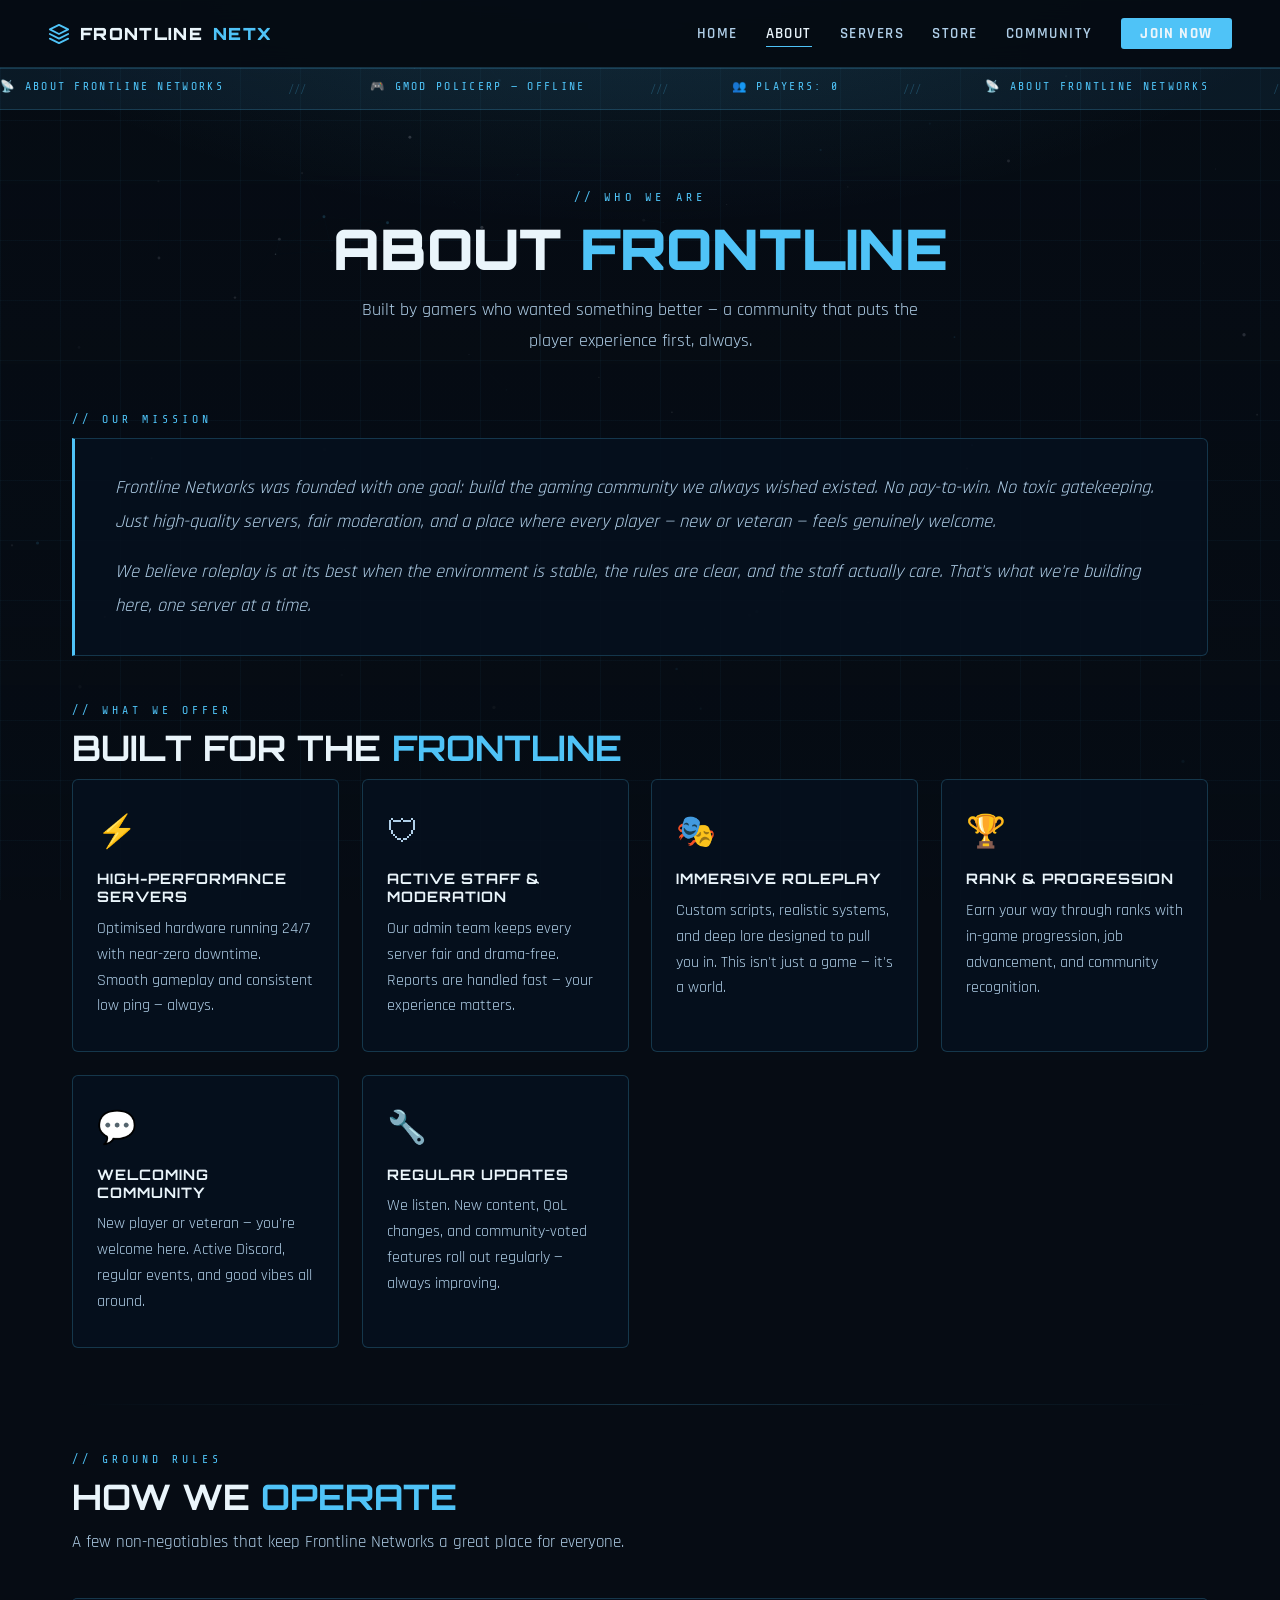
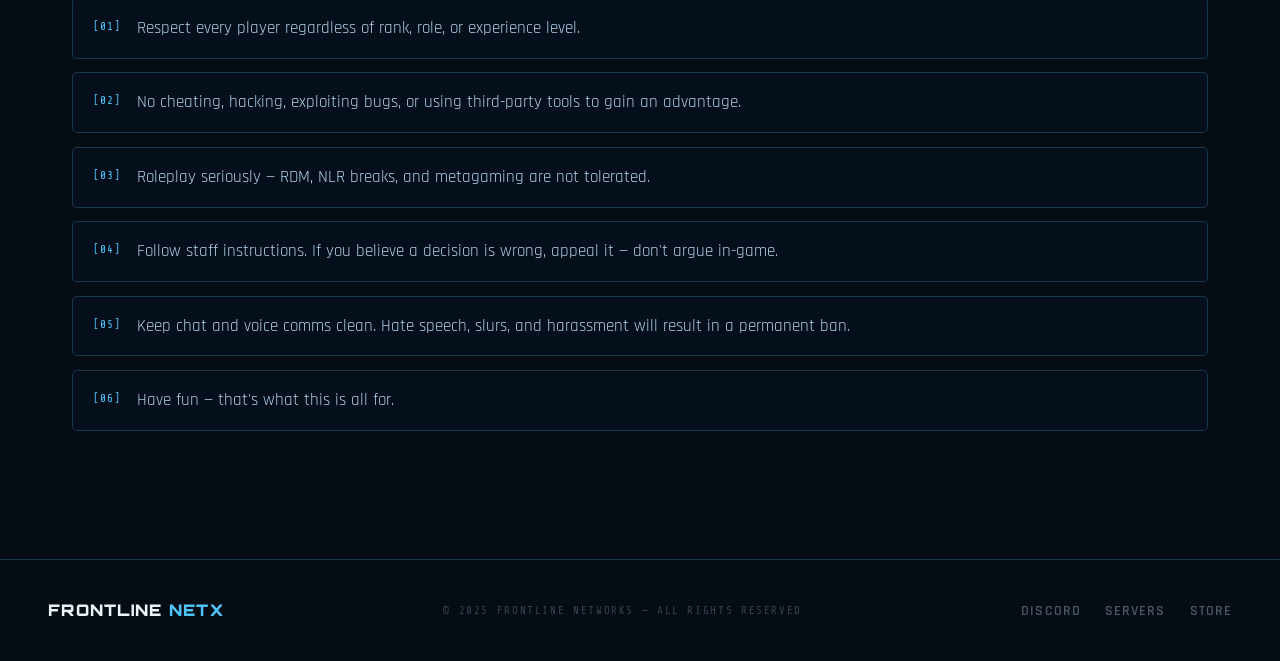
<file: frontline/pages/about.html>
<!DOCTYPE html>
<html lang="en">
<head>
  <meta charset="UTF-8" />
  <meta name="viewport" content="width=device-width, initial-scale=1.0" />
  <title>Frontline Networks – About</title>
  <link rel="preconnect" href="https://fonts.googleapis.com" />
  <link rel="preconnect" href="https://fonts.gstatic.com" crossorigin />
  <link href="https://fonts.googleapis.com/css2?family=Orbitron:wght@400;700;900&family=Rajdhani:wght@300;400;600;700&family=Share+Tech+Mono&display=swap" rel="stylesheet" />
  <link rel="stylesheet" href="../assets/css/style.css" />
  <style>
    .offer-grid {
      display: grid;
      grid-template-columns: repeat(auto-fit, minmax(260px, 1fr));
      gap: 1.4rem;
    }

    .offer-card {
      background: var(--fl-panel);
      border: 1px solid var(--fl-border);
      border-radius: 6px;
      padding: 2rem 1.5rem;
      position: relative;
      overflow: hidden;
      transition: border-color 0.3s, transform 0.3s, box-shadow 0.3s;
    }

    .offer-card::before {
      content: '';
      position: absolute;
      top: 0; left: 0; right: 0;
      height: 2px;
      background: linear-gradient(90deg, transparent, var(--fl-red), transparent);
      opacity: 0;
      transition: opacity 0.3s;
    }

    .offer-card:hover { border-color: rgba(232,36,46,0.55); transform: translateY(-4px); box-shadow: 0 12px 36px rgba(0,0,0,0.4), 0 0 18px rgba(232,36,46,0.1); }
    .offer-card:hover::before { opacity: 1; }

    .offer-icon { font-size: 2rem; margin-bottom: 1rem; display: block; }

    .offer-title {
      font-family: 'Orbitron', monospace;
      font-size: 0.9rem;
      font-weight: 700;
      color: var(--fl-white);
      text-transform: uppercase;
      letter-spacing: 0.07em;
      margin-bottom: 0.65rem;
    }

    .offer-text { font-size: 0.98rem; line-height: 1.65; color: var(--fl-text); }

    .mission-block {
      background: var(--fl-panel);
      border: 1px solid var(--fl-border);
      border-left: 3px solid var(--fl-red);
      border-radius: 0 6px 6px 0;
      padding: 2rem 2rem 2rem 2.5rem;
      margin-bottom: 3rem;
    }

    .mission-block p {
      font-size: 1.15rem;
      line-height: 1.85;
      color: var(--fl-text);
      font-style: italic;
    }

    .mission-block p + p { margin-top: 1rem; }

    .rules-list {
      list-style: none;
      display: flex;
      flex-direction: column;
      gap: 0.85rem;
    }

    .rules-list li {
      display: flex;
      gap: 1rem;
      align-items: flex-start;
      font-size: 1.05rem;
      line-height: 1.6;
      color: var(--fl-text);
      background: var(--fl-panel);
      border: 1px solid var(--fl-border);
      border-radius: 5px;
      padding: 1rem 1.25rem;
    }

    .rule-num {
      font-family: 'Share Tech Mono', monospace;
      font-size: 0.7rem;
      color: var(--fl-red);
      letter-spacing: 0.1em;
      flex-shrink: 0;
      margin-top: 3px;
    }
  </style>
</head>
<body>

<canvas id="bg-canvas"></canvas>
<div class="bg-overlay"></div>
<div class="grid-lines"></div>

<div class="site-wrap">

  <nav>
    <a class="nav-logo" href="../index.html">
      <svg width="22" height="22" viewBox="0 0 24 24" fill="none" stroke="currentColor" stroke-width="2" stroke-linecap="round" stroke-linejoin="round" style="color:var(--fl-red)"><path d="M12 2L2 7l10 5 10-5-10-5z"/><path d="M2 17l10 5 10-5"/><path d="M2 12l10 5 10-5"/></svg>
      FRONTLINE <span class="logo-accent">NETX</span>
    </a>
    <ul class="nav-links">
      <li><a href="../index.html">Home</a></li>
      <li><a href="about.html">About</a></li>
      <li><a href="servers.html">Servers</a></li>
      <li><a href="store.html">Store</a></li>
      <li><a href="community.html">Community</a></li>
      <li><a href="https://steamcommunity.com/openid/login?openid.ns=http://specs.openid.net/auth/2.0&openid.mode=checkid_setup&openid.return_to=https://frontlinenetx.net/auth/steam&openid.realm=https://frontlinenetx.net&openid.identity=http://specs.openid.net/auth/2.0/identifier_select&openid.claimed_id=http://specs.openid.net/auth/2.0/identifier_select" target="_blank" class="nav-cta">Join Now</a></li>
    </ul>
  </nav>

  <div class="live-ticker" style="margin-top:68px">
    <div class="ticker-inner">
      <span class="ticker-item">📡 About Frontline Networks</span>
      <span class="ticker-sep">///</span>
      <span class="ticker-item">🎮 GMOD PoliceRP — <span data-server-status>Offline</span></span>
      <span class="ticker-sep">///</span>
      <span class="ticker-item">👥 Players: <span data-server-players>0</span></span>
      <span class="ticker-sep">///</span>
      <span class="ticker-item">📡 About Frontline Networks</span>
      <span class="ticker-sep">///</span>
      <span class="ticker-item">🎮 GMOD PoliceRP — <span data-server-status>Offline</span></span>
      <span class="ticker-sep">///</span>
      <span class="ticker-item">👥 Players: <span data-server-players>0</span></span>
    </div>
  </div>

  <div class="page-header">
    <p class="page-eyebrow">// Who We Are</p>
    <h1 class="page-title">About <span>Frontline</span></h1>
    <p class="page-desc">Built by gamers who wanted something better — a community that puts the player experience first, always.</p>
  </div>

  <div class="section" style="padding-top:0">

    <!-- MISSION -->
    <p class="section-label reveal">// Our Mission</p>
    <div class="mission-block reveal">
      <p>Frontline Networks was founded with one goal: build the gaming community we always wished existed. No pay-to-win. No toxic gatekeeping. Just high-quality servers, fair moderation, and a place where every player — new or veteran — feels genuinely welcome.</p>
      <p>We believe roleplay is at its best when the environment is stable, the rules are clear, and the staff actually care. That's what we're building here, one server at a time.</p>
    </div>

    <!-- WHAT WE OFFER -->
    <p class="section-label reveal">// What We Offer</p>
    <h2 class="section-title reveal">Built for the <span>Frontline</span></h2>
    <div class="offer-grid" style="margin-bottom:3.5rem">
      <div class="offer-card reveal">
        <span class="offer-icon">⚡</span>
        <div class="offer-title">High-Performance Servers</div>
        <p class="offer-text">Optimised hardware running 24/7 with near-zero downtime. Smooth gameplay and consistent low ping — always.</p>
      </div>
      <div class="offer-card reveal">
        <span class="offer-icon">🛡</span>
        <div class="offer-title">Active Staff & Moderation</div>
        <p class="offer-text">Our admin team keeps every server fair and drama-free. Reports are handled fast — your experience matters.</p>
      </div>
      <div class="offer-card reveal">
        <span class="offer-icon">🎭</span>
        <div class="offer-title">Immersive Roleplay</div>
        <p class="offer-text">Custom scripts, realistic systems, and deep lore designed to pull you in. This isn't just a game — it's a world.</p>
      </div>
      <div class="offer-card reveal">
        <span class="offer-icon">🏆</span>
        <div class="offer-title">Rank & Progression</div>
        <p class="offer-text">Earn your way through ranks with in-game progression, job advancement, and community recognition.</p>
      </div>
      <div class="offer-card reveal">
        <span class="offer-icon">💬</span>
        <div class="offer-title">Welcoming Community</div>
        <p class="offer-text">New player or veteran — you're welcome here. Active Discord, regular events, and good vibes all around.</p>
      </div>
      <div class="offer-card reveal">
        <span class="offer-icon">🔧</span>
        <div class="offer-title">Regular Updates</div>
        <p class="offer-text">We listen. New content, QoL changes, and community-voted features roll out regularly — always improving.</p>
      </div>
    </div>

    <!-- GROUND RULES -->
    <div class="divider"></div>
    <div style="margin-top:3rem">
      <p class="section-label reveal">// Ground Rules</p>
      <h2 class="section-title reveal">How We <span>Operate</span></h2>
      <p class="section-desc reveal">A few non-negotiables that keep Frontline Networks a great place for everyone.</p>
      <ul class="rules-list">
        <li class="reveal"><span class="rule-num">[01]</span> Respect every player regardless of rank, role, or experience level.</li>
        <li class="reveal"><span class="rule-num">[02]</span> No cheating, hacking, exploiting bugs, or using third-party tools to gain an advantage.</li>
        <li class="reveal"><span class="rule-num">[03]</span> Roleplay seriously — RDM, NLR breaks, and metagaming are not tolerated.</li>
        <li class="reveal"><span class="rule-num">[04]</span> Follow staff instructions. If you believe a decision is wrong, appeal it — don't argue in-game.</li>
        <li class="reveal"><span class="rule-num">[05]</span> Keep chat and voice comms clean. Hate speech, slurs, and harassment will result in a permanent ban.</li>
        <li class="reveal"><span class="rule-num">[06]</span> Have fun — that's what this is all for.</li>
      </ul>
    </div>

  </div>

  <footer>
    <a class="footer-logo" href="../index.html">FRONTLINE <span>NETX</span></a>
    <p class="footer-copy">© 2025 Frontline Networks — All rights reserved</p>
    <ul class="footer-links">
      <li><a href="https://discord.gg/7fahT24btF" target="_blank">Discord</a></li>
      <li><a href="servers.html">Servers</a></li>
      <li><a href="store.html">Store</a></li>
    </ul>
  </footer>

</div>

<script src="../assets/js/main.js"></script>
</body>
</html>
</file>
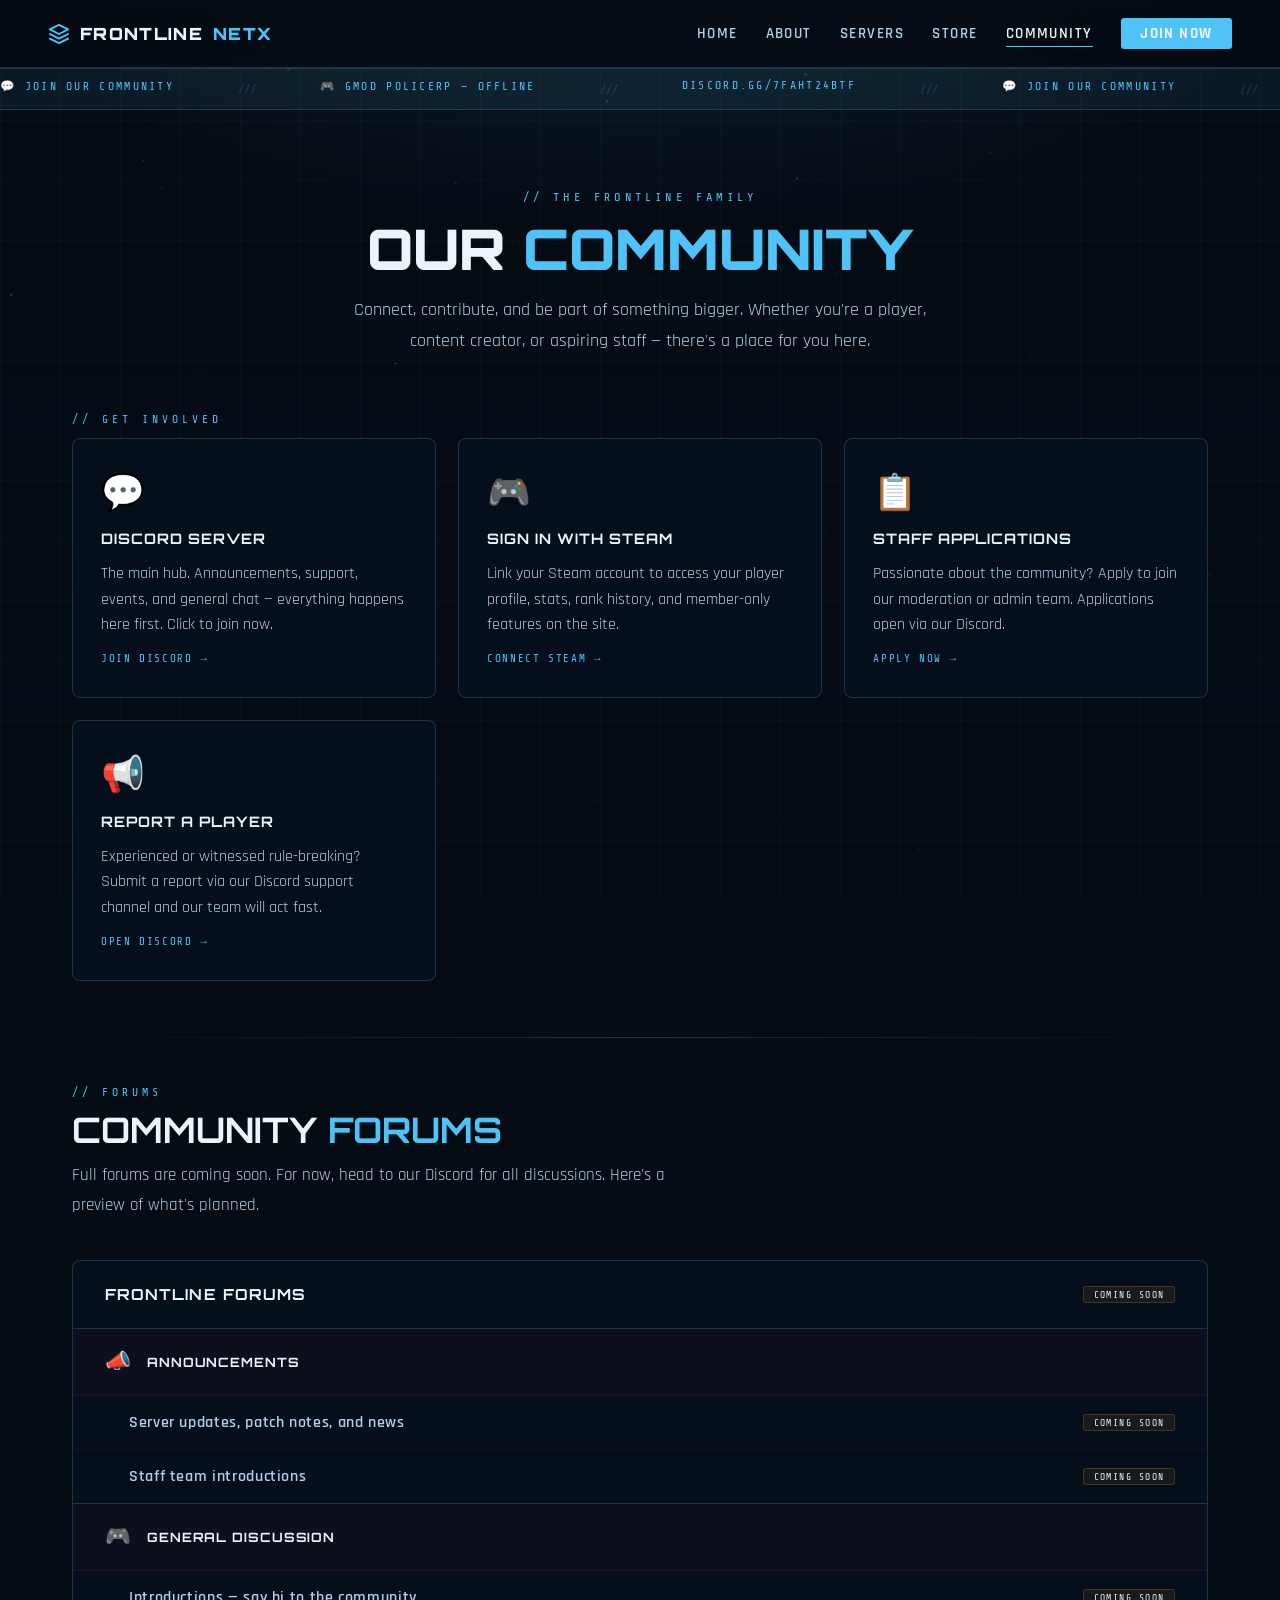
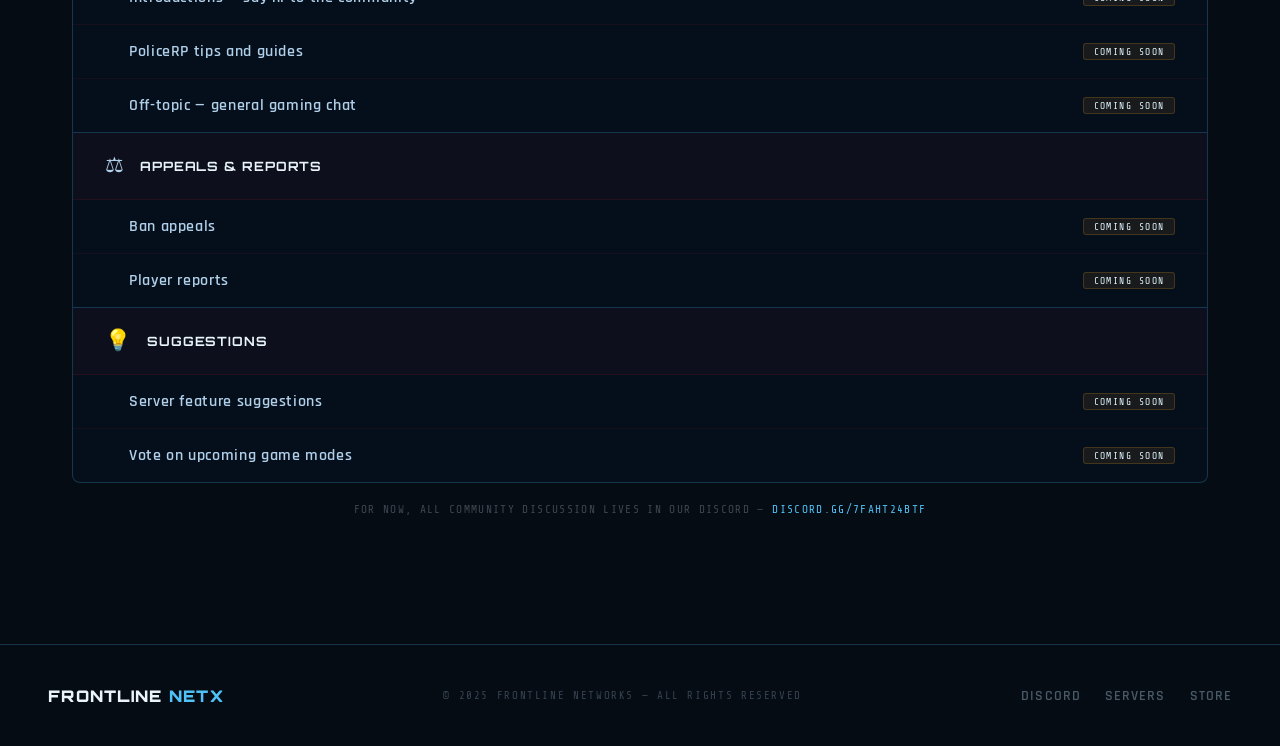
<file: frontline/pages/community.html>
<!DOCTYPE html>
<html lang="en">
<head>
  <meta charset="UTF-8" />
  <meta name="viewport" content="width=device-width, initial-scale=1.0" />
  <title>Frontline Networks – Community</title>
  <link rel="preconnect" href="https://fonts.googleapis.com" />
  <link rel="preconnect" href="https://fonts.gstatic.com" crossorigin />
  <link href="https://fonts.googleapis.com/css2?family=Orbitron:wght@400;700;900&family=Rajdhani:wght@300;400;600;700&family=Share+Tech+Mono&display=swap" rel="stylesheet" />
  <link rel="stylesheet" href="../assets/css/style.css" />
  <style>
    .community-grid {
      display: grid;
      grid-template-columns: repeat(auto-fit, minmax(280px, 1fr));
      gap: 1.4rem;
      margin-bottom: 3.5rem;
    }

    .comm-card {
      background: var(--fl-panel);
      border: 1px solid var(--fl-border);
      border-radius: 8px;
      padding: 2rem 1.75rem;
      text-decoration: none;
      display: flex;
      flex-direction: column;
      gap: 0.85rem;
      transition: border-color 0.3s, transform 0.3s, box-shadow 0.3s;
      position: relative;
      overflow: hidden;
    }

    .comm-card::before {
      content: '';
      position: absolute;
      top: 0; left: 0; right: 0; height: 2px;
      background: linear-gradient(90deg, transparent, var(--fl-red), transparent);
      opacity: 0;
      transition: opacity 0.3s;
    }

    .comm-card:hover { border-color: rgba(232,36,46,0.55); transform: translateY(-4px); box-shadow: 0 12px 36px rgba(0,0,0,0.4), 0 0 18px rgba(232,36,46,0.1); }
    .comm-card:hover::before { opacity: 1; }

    .comm-card-icon { font-size: 2.2rem; }

    .comm-card-title {
      font-family: 'Orbitron', monospace;
      font-size: 0.9rem;
      font-weight: 700;
      color: var(--fl-white);
      text-transform: uppercase;
      letter-spacing: 0.07em;
    }

    .comm-card-desc { font-size: 0.98rem; line-height: 1.65; color: var(--fl-text); }

    .comm-card-cta {
      margin-top: auto;
      font-family: 'Share Tech Mono', monospace;
      font-size: 0.68rem;
      letter-spacing: 0.15em;
      color: var(--fl-red);
      text-transform: uppercase;
    }

    /* FORUMS SECTION */
    .forums-placeholder {
      background: var(--fl-panel);
      border: 1px solid var(--fl-border);
      border-radius: 8px;
      overflow: hidden;
    }

    .forums-header {
      padding: 1.5rem 2rem;
      border-bottom: 1px solid var(--fl-border);
      display: flex;
      align-items: center;
      justify-content: space-between;
      gap: 1rem;
      flex-wrap: wrap;
    }

    .forums-header h3 {
      font-family: 'Orbitron', monospace;
      font-size: 0.95rem;
      font-weight: 700;
      color: var(--fl-white);
      text-transform: uppercase;
      letter-spacing: 0.07em;
    }

    .forum-category {
      border-bottom: 1px solid var(--fl-border);
    }

    .forum-category:last-child { border-bottom: none; }

    .forum-cat-header {
      display: flex;
      align-items: center;
      gap: 1rem;
      padding: 1.25rem 2rem;
      background: rgba(232,36,46,0.03);
      border-bottom: 1px solid rgba(232,36,46,0.1);
    }

    .forum-cat-icon { font-size: 1.3rem; }

    .forum-cat-name {
      font-family: 'Orbitron', monospace;
      font-size: 0.8rem;
      font-weight: 700;
      color: var(--fl-white);
      text-transform: uppercase;
      letter-spacing: 0.07em;
    }

    .forum-row {
      display: flex;
      align-items: center;
      justify-content: space-between;
      padding: 1rem 2rem 1rem 3.5rem;
      border-bottom: 1px solid rgba(232,36,46,0.07);
      gap: 1rem;
      flex-wrap: wrap;
      transition: background 0.2s;
    }

    .forum-row:last-child { border-bottom: none; }
    .forum-row:hover { background: rgba(232,36,46,0.04); }

    .forum-row-title {
      font-family: 'Rajdhani', sans-serif;
      font-weight: 600;
      font-size: 1rem;
      color: var(--fl-text);
      letter-spacing: 0.04em;
    }

    .forum-row-meta {
      font-family: 'Share Tech Mono', monospace;
      font-size: 0.62rem;
      letter-spacing: 0.12em;
      color: rgba(200,205,216,0.3);
      text-transform: uppercase;
      white-space: nowrap;
    }

    .forum-coming {
      display: inline-block;
      font-family: 'Share Tech Mono', monospace;
      font-size: 0.6rem;
      letter-spacing: 0.15em;
      text-transform: uppercase;
      color: var(--fl-gold);
      background: rgba(245,166,35,0.08);
      border: 1px solid rgba(245,166,35,0.2);
      padding: 0.15rem 0.6rem;
      border-radius: 3px;
    }
  </style>
</head>
<body>

<canvas id="bg-canvas"></canvas>
<div class="bg-overlay"></div>
<div class="grid-lines"></div>

<div class="site-wrap">

  <nav>
    <a class="nav-logo" href="../index.html">
      <svg width="22" height="22" viewBox="0 0 24 24" fill="none" stroke="currentColor" stroke-width="2" stroke-linecap="round" stroke-linejoin="round" style="color:var(--fl-red)"><path d="M12 2L2 7l10 5 10-5-10-5z"/><path d="M2 17l10 5 10-5"/><path d="M2 12l10 5 10-5"/></svg>
      FRONTLINE <span class="logo-accent">NETX</span>
    </a>
    <ul class="nav-links">
      <li><a href="../index.html">Home</a></li>
      <li><a href="about.html">About</a></li>
      <li><a href="servers.html">Servers</a></li>
      <li><a href="store.html">Store</a></li>
      <li><a href="community.html">Community</a></li>
      <li><a href="https://steamcommunity.com/openid/login?openid.ns=http://specs.openid.net/auth/2.0&openid.mode=checkid_setup&openid.return_to=https://frontlinenetx.net/auth/steam&openid.realm=https://frontlinenetx.net&openid.identity=http://specs.openid.net/auth/2.0/identifier_select&openid.claimed_id=http://specs.openid.net/auth/2.0/identifier_select" target="_blank" class="nav-cta">Join Now</a></li>
    </ul>
  </nav>

  <div class="live-ticker" style="margin-top:68px">
    <div class="ticker-inner">
      <span class="ticker-item">💬 Join Our Community</span>
      <span class="ticker-sep">///</span>
      <span class="ticker-item">🎮 GMOD PoliceRP — <span data-server-status>Offline</span></span>
      <span class="ticker-sep">///</span>
      <span class="ticker-item">discord.gg/7fahT24btF</span>
      <span class="ticker-sep">///</span>
      <span class="ticker-item">💬 Join Our Community</span>
      <span class="ticker-sep">///</span>
      <span class="ticker-item">🎮 GMOD PoliceRP — <span data-server-status>Offline</span></span>
      <span class="ticker-sep">///</span>
      <span class="ticker-item">discord.gg/7fahT24btF</span>
    </div>
  </div>

  <div class="page-header">
    <p class="page-eyebrow">// The Frontline Family</p>
    <h1 class="page-title">Our <span>Community</span></h1>
    <p class="page-desc">Connect, contribute, and be part of something bigger. Whether you're a player, content creator, or aspiring staff — there's a place for you here.</p>
  </div>

  <div class="section" style="padding-top:0">

    <!-- QUICK LINKS -->
    <p class="section-label reveal">// Get Involved</p>
    <div class="community-grid">
      <a href="https://discord.gg/7fahT24btF" target="_blank" class="comm-card reveal">
        <span class="comm-card-icon">💬</span>
        <div class="comm-card-title">Discord Server</div>
        <p class="comm-card-desc">The main hub. Announcements, support, events, and general chat — everything happens here first. Click to join now.</p>
        <span class="comm-card-cta">Join Discord →</span>
      </a>

      <a href="https://steamcommunity.com/openid/login?openid.ns=http://specs.openid.net/auth/2.0&openid.mode=checkid_setup&openid.return_to=https://frontlinenetx.net/auth/steam&openid.realm=https://frontlinenetx.net&openid.identity=http://specs.openid.net/auth/2.0/identifier_select&openid.claimed_id=http://specs.openid.net/auth/2.0/identifier_select" target="_blank" class="comm-card reveal">
        <span class="comm-card-icon">🎮</span>
        <div class="comm-card-title">Sign in with Steam</div>
        <p class="comm-card-desc">Link your Steam account to access your player profile, stats, rank history, and member-only features on the site.</p>
        <span class="comm-card-cta">Connect Steam →</span>
      </a>

      <a href="https://discord.gg/7fahT24btF" target="_blank" class="comm-card reveal">
        <span class="comm-card-icon">📋</span>
        <div class="comm-card-title">Staff Applications</div>
        <p class="comm-card-desc">Passionate about the community? Apply to join our moderation or admin team. Applications open via our Discord.</p>
        <span class="comm-card-cta">Apply Now →</span>
      </a>

      <a href="https://discord.gg/7fahT24btF" target="_blank" class="comm-card reveal">
        <span class="comm-card-icon">📢</span>
        <div class="comm-card-title">Report a Player</div>
        <p class="comm-card-desc">Experienced or witnessed rule-breaking? Submit a report via our Discord support channel and our team will act fast.</p>
        <span class="comm-card-cta">Open Discord →</span>
      </a>
    </div>

    <!-- FORUMS PREVIEW -->
    <div class="divider"></div>
    <div style="margin-top:3rem">
      <p class="section-label reveal">// Forums</p>
      <h2 class="section-title reveal">Community <span>Forums</span></h2>
      <p class="section-desc reveal">Full forums are coming soon. For now, head to our Discord for all discussions. Here's a preview of what's planned.</p>

      <div class="forums-placeholder reveal">
        <div class="forums-header">
          <h3>Frontline Forums</h3>
          <span class="forum-coming">Coming Soon</span>
        </div>

        <div class="forum-category">
          <div class="forum-cat-header">
            <span class="forum-cat-icon">📣</span>
            <span class="forum-cat-name">Announcements</span>
          </div>
          <div class="forum-row">
            <span class="forum-row-title">Server updates, patch notes, and news</span>
            <span class="forum-row-meta forum-coming">Coming Soon</span>
          </div>
          <div class="forum-row">
            <span class="forum-row-title">Staff team introductions</span>
            <span class="forum-row-meta forum-coming">Coming Soon</span>
          </div>
        </div>

        <div class="forum-category">
          <div class="forum-cat-header">
            <span class="forum-cat-icon">🎮</span>
            <span class="forum-cat-name">General Discussion</span>
          </div>
          <div class="forum-row">
            <span class="forum-row-title">Introductions — say hi to the community</span>
            <span class="forum-row-meta forum-coming">Coming Soon</span>
          </div>
          <div class="forum-row">
            <span class="forum-row-title">PoliceRP tips and guides</span>
            <span class="forum-row-meta forum-coming">Coming Soon</span>
          </div>
          <div class="forum-row">
            <span class="forum-row-title">Off-topic — general gaming chat</span>
            <span class="forum-row-meta forum-coming">Coming Soon</span>
          </div>
        </div>

        <div class="forum-category">
          <div class="forum-cat-header">
            <span class="forum-cat-icon">⚖</span>
            <span class="forum-cat-name">Appeals & Reports</span>
          </div>
          <div class="forum-row">
            <span class="forum-row-title">Ban appeals</span>
            <span class="forum-row-meta forum-coming">Coming Soon</span>
          </div>
          <div class="forum-row">
            <span class="forum-row-title">Player reports</span>
            <span class="forum-row-meta forum-coming">Coming Soon</span>
          </div>
        </div>

        <div class="forum-category">
          <div class="forum-cat-header">
            <span class="forum-cat-icon">💡</span>
            <span class="forum-cat-name">Suggestions</span>
          </div>
          <div class="forum-row">
            <span class="forum-row-title">Server feature suggestions</span>
            <span class="forum-row-meta forum-coming">Coming Soon</span>
          </div>
          <div class="forum-row">
            <span class="forum-row-title">Vote on upcoming game modes</span>
            <span class="forum-row-meta forum-coming">Coming Soon</span>
          </div>
        </div>
      </div>

      <p style="margin-top:1.25rem;font-family:'Share Tech Mono',monospace;font-size:0.7rem;letter-spacing:0.12em;color:rgba(200,205,216,0.3);text-align:center;text-transform:uppercase;">
        For now, all community discussion lives in our Discord — <a href="https://discord.gg/7fahT24btF" target="_blank" style="color:var(--fl-red);text-decoration:none;">discord.gg/7fahT24btF</a>
      </p>
    </div>

  </div>

  <footer>
    <a class="footer-logo" href="../index.html">FRONTLINE <span>NETX</span></a>
    <p class="footer-copy">© 2025 Frontline Networks — All rights reserved</p>
    <ul class="footer-links">
      <li><a href="https://discord.gg/7fahT24btF" target="_blank">Discord</a></li>
      <li><a href="servers.html">Servers</a></li>
      <li><a href="store.html">Store</a></li>
    </ul>
  </footer>

</div>

<script src="../assets/js/main.js"></script>
</body>
</html>
</file>
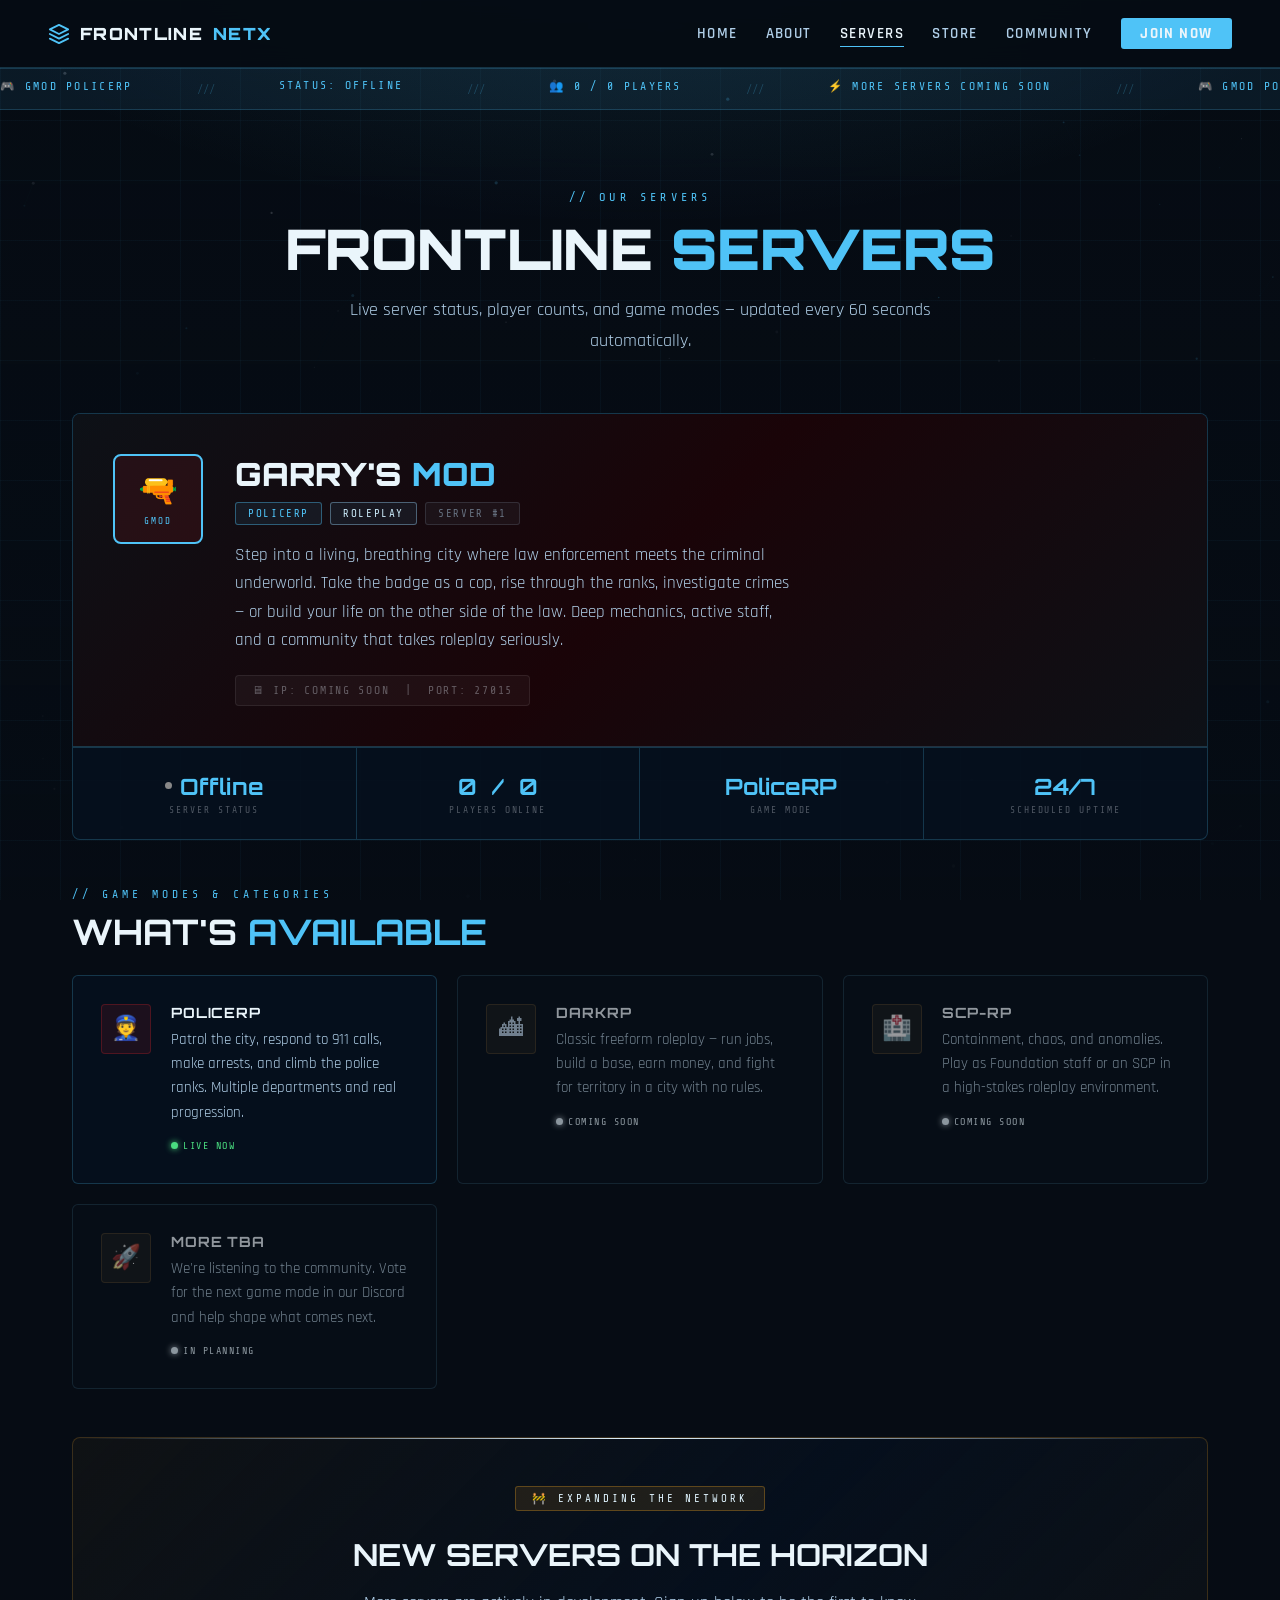
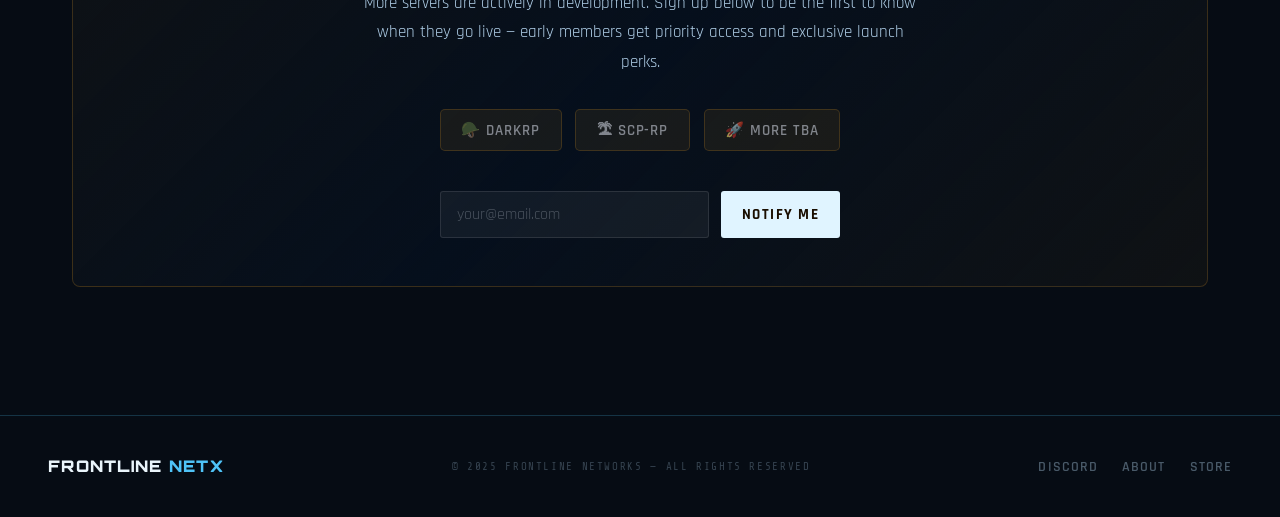
<file: frontline/pages/servers.html>
<!DOCTYPE html>
<html lang="en">
<head>
  <meta charset="UTF-8" />
  <meta name="viewport" content="width=device-width, initial-scale=1.0" />
  <title>Frontline Networks – Servers</title>
  <link rel="preconnect" href="https://fonts.googleapis.com" />
  <link rel="preconnect" href="https://fonts.gstatic.com" crossorigin />
  <link href="https://fonts.googleapis.com/css2?family=Orbitron:wght@400;700;900&family=Rajdhani:wght@300;400;600;700&family=Share+Tech+Mono&display=swap" rel="stylesheet" />
  <link rel="stylesheet" href="../assets/css/style.css" />
  <style>
    /* ── SERVER CARD ── */
    .server-card {
      background: var(--fl-panel);
      border: 1px solid var(--fl-border);
      border-radius: 8px;
      overflow: hidden;
      margin-bottom: 2rem;
    }

    .server-banner {
      background: linear-gradient(135deg, #0d1117 0%, #1a0408 50%, #0d1117 100%);
      padding: 2.5rem;
      display: flex;
      align-items: flex-start;
      gap: 2rem;
      border-bottom: 1px solid var(--fl-border);
      flex-wrap: wrap;
    }

    .game-badge {
      flex-shrink: 0;
      width: 90px; height: 90px;
      background: rgba(232,36,46,0.1);
      border: 2px solid var(--fl-red);
      border-radius: 8px;
      display: flex;
      flex-direction: column;
      align-items: center;
      justify-content: center;
      gap: 4px;
    }

    .game-badge-icon { font-size: 2rem; }

    .game-badge-label {
      font-family: 'Share Tech Mono', monospace;
      font-size: 0.58rem;
      letter-spacing: 0.2em;
      color: var(--fl-red);
      text-transform: uppercase;
    }

    .server-info { flex: 1; min-width: 260px; }

    .server-name {
      font-family: 'Orbitron', monospace;
      font-size: clamp(1.4rem, 3vw, 2rem);
      font-weight: 900;
      color: var(--fl-white);
      text-transform: uppercase;
      margin-bottom: 0.5rem;
    }

    .server-name span { color: var(--fl-red); }

    .server-tag-row {
      display: flex;
      gap: 0.5rem;
      flex-wrap: wrap;
      margin-bottom: 1rem;
    }

    .server-desc {
      font-size: 1.05rem;
      line-height: 1.7;
      color: var(--fl-text);
      max-width: 560px;
      margin-bottom: 1.25rem;
    }

    .server-connect {
      display: inline-flex;
      align-items: center;
      gap: 0.5rem;
      font-family: 'Share Tech Mono', monospace;
      font-size: 0.72rem;
      letter-spacing: 0.15em;
      color: rgba(200,205,216,0.4);
      text-transform: uppercase;
      background: rgba(255,255,255,0.04);
      border: 1px solid rgba(255,255,255,0.08);
      padding: 0.5rem 1rem;
      border-radius: 4px;
    }

    /* ── LIVE STATS ROW ── */
    .server-stats {
      display: grid;
      grid-template-columns: repeat(auto-fit, minmax(140px, 1fr));
      border-top: 1px solid var(--fl-border);
    }

    .stat-cell {
      padding: 1.5rem;
      text-align: center;
      border-right: 1px solid var(--fl-border);
    }

    .stat-cell:last-child { border-right: none; }

    .stat-value {
      font-family: 'Orbitron', monospace;
      font-size: 1.4rem;
      font-weight: 700;
      color: var(--fl-red);
      display: flex;
      align-items: center;
      justify-content: center;
      gap: 8px;
    }

    .stat-label {
      font-family: 'Share Tech Mono', monospace;
      font-size: 0.6rem;
      letter-spacing: 0.2em;
      color: rgba(200,205,216,0.38);
      text-transform: uppercase;
      margin-top: 0.3rem;
    }

    /* ── CATEGORY CARDS ── */
    .cat-grid {
      display: grid;
      grid-template-columns: repeat(auto-fit, minmax(280px, 1fr));
      gap: 1.25rem;
      margin-top: 1.5rem;
    }

    .cat-card {
      background: var(--fl-panel);
      border: 1px solid var(--fl-border);
      border-radius: 6px;
      padding: 1.75rem;
      display: flex;
      gap: 1.25rem;
      align-items: flex-start;
      transition: border-color 0.3s, transform 0.3s, box-shadow 0.3s;
    }

    .cat-card:hover {
      border-color: rgba(232,36,46,0.5);
      transform: translateY(-3px);
      box-shadow: 0 8px 28px rgba(0,0,0,0.35), 0 0 14px rgba(232,36,46,0.07);
    }

    .cat-card.coming {
      opacity: 0.6;
      filter: grayscale(0.3);
    }

    .cat-icon {
      width: 50px; height: 50px;
      flex-shrink: 0;
      background: rgba(232,36,46,0.1);
      border: 1px solid rgba(232,36,46,0.25);
      border-radius: 4px;
      display: flex;
      align-items: center;
      justify-content: center;
      font-size: 1.5rem;
    }

    .cat-icon.coming-icon {
      background: rgba(245,166,35,0.08);
      border-color: rgba(245,166,35,0.2);
    }

    .cat-body { flex: 1; }

    .cat-name {
      font-family: 'Orbitron', monospace;
      font-size: 0.88rem;
      font-weight: 700;
      color: var(--fl-white);
      text-transform: uppercase;
      letter-spacing: 0.06em;
      margin-bottom: 0.4rem;
    }

    .cat-desc {
      font-size: 0.95rem;
      line-height: 1.6;
      color: var(--fl-text);
      margin-bottom: 0.6rem;
    }

    .cat-status {
      display: inline-flex;
      align-items: center;
      gap: 5px;
      font-family: 'Share Tech Mono', monospace;
      font-size: 0.63rem;
      letter-spacing: 0.15em;
      text-transform: uppercase;
    }

    .status-live { color: #4ade80; }
    .status-soon { color: var(--fl-gold); }

    /* ── COMING SOON PANEL ── */
    .coming-panel {
      background: linear-gradient(135deg, rgba(245,166,35,0.04) 0%, var(--fl-panel) 50%, rgba(245,166,35,0.04) 100%);
      border: 1px solid rgba(245,166,35,0.2);
      border-radius: 8px;
      padding: 3rem 2.5rem;
      text-align: center;
      position: relative;
      overflow: hidden;
    }

    .coming-panel::before {
      content: '';
      position: absolute;
      top: 0; left: 0; right: 0;
      height: 1px;
      background: linear-gradient(90deg, transparent, var(--fl-gold), transparent);
    }

    .coming-badge {
      display: inline-block;
      font-family: 'Share Tech Mono', monospace;
      font-size: 0.68rem;
      letter-spacing: 0.28em;
      text-transform: uppercase;
      color: var(--fl-gold);
      background: rgba(245,166,35,0.1);
      border: 1px solid rgba(245,166,35,0.3);
      padding: 0.3rem 1rem;
      border-radius: 3px;
      margin-bottom: 1.5rem;
    }

    .coming-title {
      font-family: 'Orbitron', monospace;
      font-size: clamp(1.3rem, 3vw, 1.9rem);
      font-weight: 700;
      color: var(--fl-white);
      text-transform: uppercase;
      margin-bottom: 1rem;
    }

    .coming-text {
      font-size: 1.05rem;
      line-height: 1.75;
      color: var(--fl-text);
      max-width: 560px;
      margin: 0 auto 2rem;
    }

    .coming-games {
      display: flex;
      gap: 0.85rem;
      justify-content: center;
      flex-wrap: wrap;
      margin-bottom: 2.5rem;
    }

    .coming-game {
      background: rgba(245,166,35,0.07);
      border: 1px solid rgba(245,166,35,0.18);
      border-radius: 5px;
      padding: 0.65rem 1.3rem;
      display: flex;
      align-items: center;
      gap: 0.5rem;
      font-family: 'Rajdhani', sans-serif;
      font-weight: 600;
      font-size: 0.95rem;
      letter-spacing: 0.06em;
      color: rgba(200,205,216,0.6);
      text-transform: uppercase;
    }

    .notify-form {
      display: flex;
      gap: 0.75rem;
      max-width: 400px;
      margin: 0 auto;
      justify-content: center;
    }

    .notify-input {
      flex: 1;
      background: rgba(255,255,255,0.05);
      border: 1px solid rgba(255,255,255,0.1);
      border-radius: 3px;
      padding: 0.75rem 1rem;
      font-family: 'Rajdhani', sans-serif;
      font-size: 1rem;
      color: var(--fl-white);
      outline: none;
      transition: border-color 0.2s;
    }

    .notify-input::placeholder { color: rgba(200,205,216,0.3); }
    .notify-input:focus { border-color: rgba(245,166,35,0.5); }

    .notify-btn {
      background: var(--fl-gold);
      color: #1a0e00;
      font-family: 'Rajdhani', sans-serif;
      font-weight: 700;
      font-size: 0.92rem;
      letter-spacing: 0.1em;
      text-transform: uppercase;
      padding: 0.75rem 1.3rem;
      border: none;
      border-radius: 3px;
      cursor: pointer;
      white-space: nowrap;
      transition: background 0.2s, box-shadow 0.2s;
    }

    .notify-btn:hover { background: #e0941a; box-shadow: 0 0 18px rgba(245,166,35,0.35); }
  </style>
</head>
<body>

<canvas id="bg-canvas"></canvas>
<div class="bg-overlay"></div>
<div class="grid-lines"></div>

<div class="site-wrap">

  <nav>
    <a class="nav-logo" href="../index.html">
      <svg width="22" height="22" viewBox="0 0 24 24" fill="none" stroke="currentColor" stroke-width="2" stroke-linecap="round" stroke-linejoin="round" style="color:var(--fl-red)"><path d="M12 2L2 7l10 5 10-5-10-5z"/><path d="M2 17l10 5 10-5"/><path d="M2 12l10 5 10-5"/></svg>
      FRONTLINE <span class="logo-accent">NETX</span>
    </a>
    <ul class="nav-links">
      <li><a href="../index.html">Home</a></li>
      <li><a href="about.html">About</a></li>
      <li><a href="servers.html">Servers</a></li>
      <li><a href="store.html">Store</a></li>
      <li><a href="community.html">Community</a></li>
      <li><a href="https://steamcommunity.com/openid/login?openid.ns=http://specs.openid.net/auth/2.0&openid.mode=checkid_setup&openid.return_to=https://frontlinenetx.net/auth/steam&openid.realm=https://frontlinenetx.net&openid.identity=http://specs.openid.net/auth/2.0/identifier_select&openid.claimed_id=http://specs.openid.net/auth/2.0/identifier_select" target="_blank" class="nav-cta">Join Now</a></li>
    </ul>
  </nav>

  <div class="live-ticker">
    <div class="ticker-inner">
      <span class="ticker-item">🎮 GMOD PoliceRP</span>
      <span class="ticker-sep">///</span>
      <span class="ticker-item">Status: <span data-server-status>Offline</span></span>
      <span class="ticker-sep">///</span>
      <span class="ticker-item">👥 <span data-server-players>0</span> / <span data-server-maxplayers>0</span> Players</span>
      <span class="ticker-sep">///</span>
      <span class="ticker-item">⚡ More servers coming soon</span>
      <span class="ticker-sep">///</span>
      <span class="ticker-item">🎮 GMOD PoliceRP</span>
      <span class="ticker-sep">///</span>
      <span class="ticker-item">Status: <span data-server-status>Offline</span></span>
      <span class="ticker-sep">///</span>
      <span class="ticker-item">👥 <span data-server-players>0</span> / <span data-server-maxplayers>0</span> Players</span>
      <span class="ticker-sep">///</span>
      <span class="ticker-item">⚡ More servers coming soon</span>
    </div>
  </div>

  <div class="page-header">
    <p class="page-eyebrow">// Our Servers</p>
    <h1 class="page-title">Frontline <span>Servers</span></h1>
    <p class="page-desc">Live server status, player counts, and game modes — updated every 60 seconds automatically.</p>
  </div>

  <div class="section" style="padding-top:0">

    <!-- GMOD SERVER CARD -->
    <div class="server-card reveal">
      <div class="server-banner">
        <div class="game-badge">
          <span class="game-badge-icon">🔫</span>
          <span class="game-badge-label">GMOD</span>
        </div>
        <div class="server-info">
          <h2 class="server-name">Garry's <span>Mod</span></h2>
          <div class="server-tag-row">
            <span class="tag tag-red">PoliceRP</span>
            <span class="tag tag-gold">Roleplay</span>
            <span class="tag tag-gray">Server #1</span>
          </div>
          <p class="server-desc">
            Step into a living, breathing city where law enforcement meets the criminal underworld. Take the badge as a cop, rise through the ranks, investigate crimes — or build your life on the other side of the law. Deep mechanics, active staff, and a community that takes roleplay seriously.
          </p>
          <div class="server-connect">
            <!-- Replace with your real IP when ready -->
            🖥 IP: Coming Soon &nbsp;|&nbsp; Port: 27015
          </div>
        </div>
      </div>

      <!-- LIVE STATS — auto-updated by main.js -->
      <div class="server-stats">
        <div class="stat-cell">
          <div class="stat-value">
            <span class="status-dot dot-offline" data-status-dot></span>
            <span data-server-status>Offline</span>
          </div>
          <div class="stat-label">Server Status</div>
        </div>
        <div class="stat-cell">
          <div class="stat-value"><span data-server-players>0</span>&nbsp;/&nbsp;<span data-server-maxplayers>0</span></div>
          <div class="stat-label">Players Online</div>
        </div>
        <div class="stat-cell">
          <div class="stat-value">PoliceRP</div>
          <div class="stat-label">Game Mode</div>
        </div>
        <div class="stat-cell">
          <div class="stat-value">24/7</div>
          <div class="stat-label">Scheduled Uptime</div>
        </div>
      </div>
    </div>

    <!-- CATEGORIES -->
    <p class="section-label reveal" style="margin-top:3rem">// Game Modes & Categories</p>
    <h2 class="section-title reveal">What's <span>Available</span></h2>

    <div class="cat-grid">
      <!-- LIVE -->
      <div class="cat-card reveal">
        <div class="cat-icon">👮</div>
        <div class="cat-body">
          <div class="cat-name">PoliceRP</div>
          <p class="cat-desc">Patrol the city, respond to 911 calls, make arrests, and climb the police ranks. Multiple departments and real progression.</p>
          <span class="cat-status">
            <span class="status-dot dot-live"></span>
            <span class="status-live">Live Now</span>
          </span>
        </div>
      </div>

      <!-- COMING SOON MODES -->
      <div class="cat-card coming reveal">
        <div class="cat-icon coming-icon">🏙</div>
        <div class="cat-body">
          <div class="cat-name">DarkRP</div>
          <p class="cat-desc">Classic freeform roleplay — run jobs, build a base, earn money, and fight for territory in a city with no rules.</p>
          <span class="cat-status">
            <span class="status-dot dot-soon"></span>
            <span class="status-soon">Coming Soon</span>
          </span>
        </div>
      </div>

      <div class="cat-card coming reveal">
        <div class="cat-icon coming-icon">🏥</div>
        <div class="cat-body">
          <div class="cat-name">SCP-RP</div>
          <p class="cat-desc">Containment, chaos, and anomalies. Play as Foundation staff or an SCP in a high-stakes roleplay environment.</p>
          <span class="cat-status">
            <span class="status-dot dot-soon"></span>
            <span class="status-soon">Coming Soon</span>
          </span>
        </div>
      </div>

      <div class="cat-card coming reveal">
        <div class="cat-icon coming-icon">🚀</div>
        <div class="cat-body">
          <div class="cat-name">More TBA</div>
          <p class="cat-desc">We're listening to the community. Vote for the next game mode in our Discord and help shape what comes next.</p>
          <span class="cat-status">
            <span class="status-dot dot-soon"></span>
            <span class="status-soon">In Planning</span>
          </span>
        </div>
      </div>
    </div>

    <!-- COMING SOON PANEL -->
    <div style="margin-top:3rem">
      <div class="coming-panel reveal">
        <div class="coming-badge">🚧 Expanding the Network</div>
        <h3 class="coming-title">New Servers on the Horizon</h3>
        <p class="coming-text">
          More servers are actively in development. Sign up below to be the first to know when they go live — early members get priority access and exclusive launch perks.
        </p>
        <div class="coming-games">
          <div class="coming-game">🪖 DarkRP</div>
          <div class="coming-game">🏝 SCP-RP</div>
          <div class="coming-game">🚀 More TBA</div>
        </div>
        <div class="notify-form">
          <input class="notify-input" type="email" placeholder="your@email.com" />
          <button class="notify-btn" onclick="this.textContent='✓ Noted!'">Notify Me</button>
        </div>
      </div>
    </div>

  </div>

  <footer>
    <a class="footer-logo" href="../index.html">FRONTLINE <span>NETX</span></a>
    <p class="footer-copy">© 2025 Frontline Networks — All rights reserved</p>
    <ul class="footer-links">
      <li><a href="https://discord.gg/7fahT24btF" target="_blank">Discord</a></li>
      <li><a href="about.html">About</a></li>
      <li><a href="store.html">Store</a></li>
    </ul>
  </footer>

</div>

<script src="../assets/js/main.js"></script>
</body>
</html>
</file>
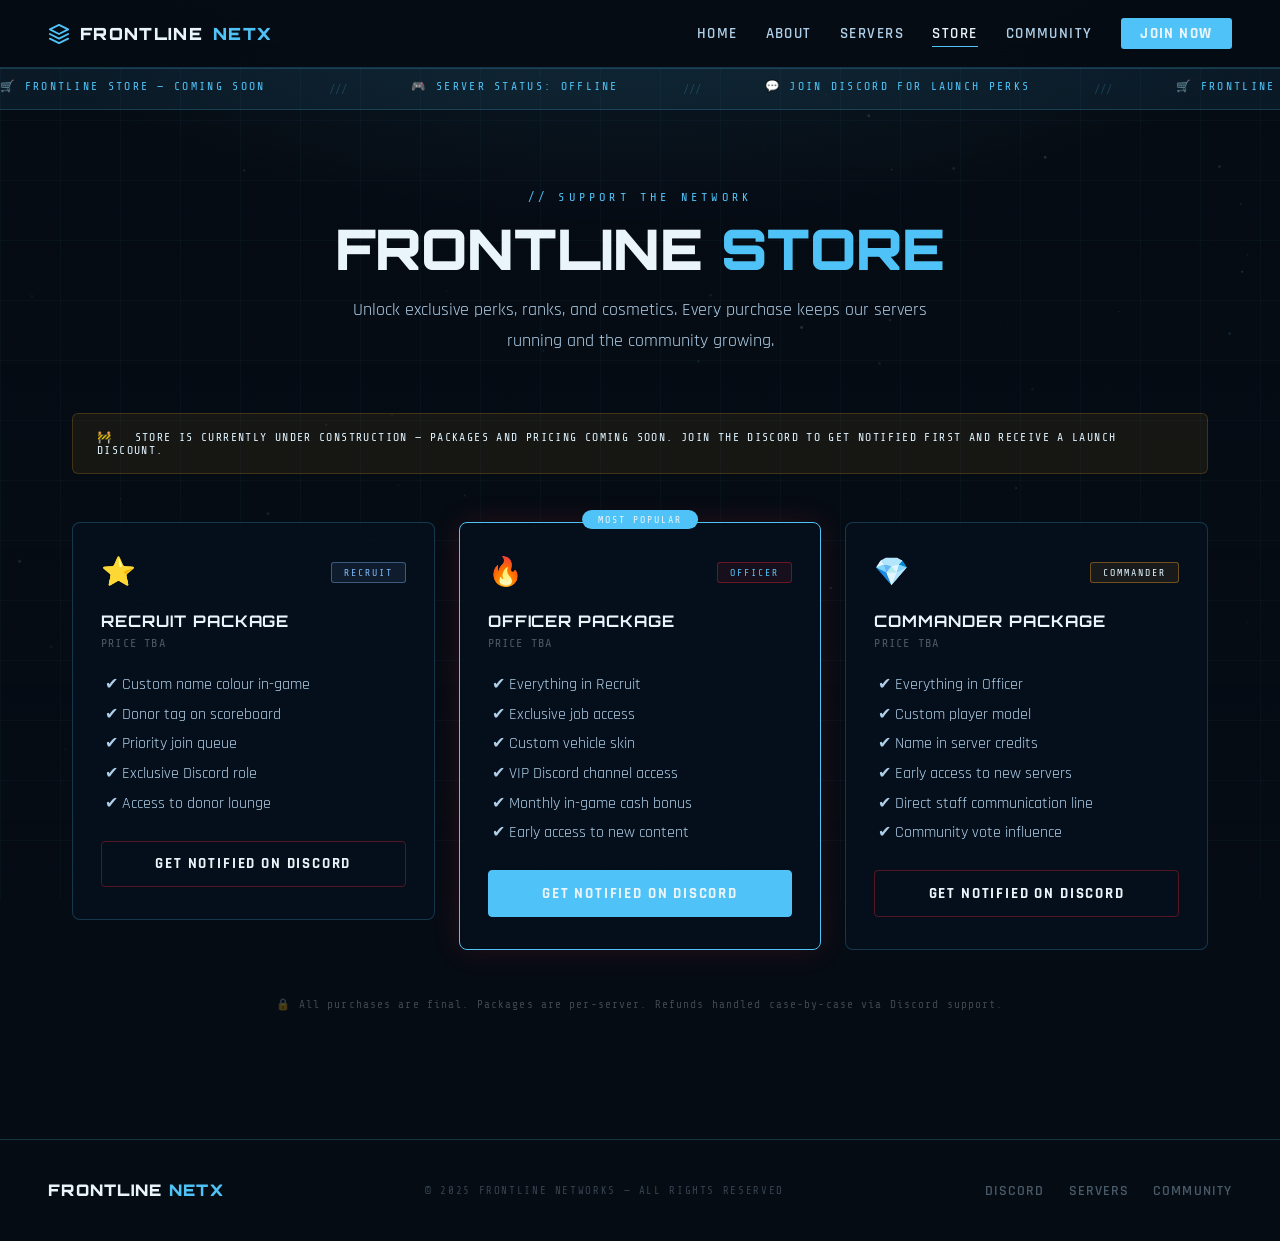
<file: frontline/pages/store.html>
<!DOCTYPE html>
<html lang="en">
<head>
  <meta charset="UTF-8" />
  <meta name="viewport" content="width=device-width, initial-scale=1.0" />
  <title>Frontline Networks – Store</title>
  <link rel="preconnect" href="https://fonts.googleapis.com" />
  <link rel="preconnect" href="https://fonts.gstatic.com" crossorigin />
  <link href="https://fonts.googleapis.com/css2?family=Orbitron:wght@400;700;900&family=Rajdhani:wght@300;400;600;700&family=Share+Tech+Mono&display=swap" rel="stylesheet" />
  <link rel="stylesheet" href="../assets/css/style.css" />
  <style>
    .store-note-top {
      background: rgba(245,166,35,0.07);
      border: 1px solid rgba(245,166,35,0.2);
      border-radius: 6px;
      padding: 1rem 1.5rem;
      display: flex;
      align-items: center;
      gap: 0.75rem;
      font-family: 'Share Tech Mono', monospace;
      font-size: 0.72rem;
      letter-spacing: 0.12em;
      color: var(--fl-gold);
      text-transform: uppercase;
      margin-bottom: 3rem;
    }

    .store-grid {
      display: grid;
      grid-template-columns: repeat(auto-fit, minmax(270px, 1fr));
      gap: 1.5rem;
      align-items: start;
      margin-bottom: 3rem;
    }

    .store-card {
      background: var(--fl-panel);
      border: 1px solid var(--fl-border);
      border-radius: 8px;
      padding: 2rem 1.75rem;
      position: relative;
      transition: transform 0.3s, box-shadow 0.3s, border-color 0.3s;
    }

    .store-card:hover { transform: translateY(-5px); box-shadow: 0 14px 40px rgba(0,0,0,0.4), 0 0 20px rgba(232,36,46,0.1); border-color: rgba(232,36,46,0.5); }

    .store-card-featured { border-color: var(--fl-red); box-shadow: 0 0 28px rgba(232,36,46,0.15); }

    .store-featured-badge {
      position: absolute;
      top: -13px; left: 50%;
      transform: translateX(-50%);
      background: var(--fl-red);
      color: var(--fl-white);
      font-family: 'Share Tech Mono', monospace;
      font-size: 0.62rem;
      letter-spacing: 0.2em;
      text-transform: uppercase;
      padding: 0.25rem 1rem;
      border-radius: 20px;
      white-space: nowrap;
    }

    .store-card-header { display: flex; align-items: center; justify-content: space-between; margin-bottom: 1.25rem; }

    .store-tier-icon { font-size: 1.75rem; }

    .store-tier-badge {
      font-family: 'Share Tech Mono', monospace;
      font-size: 0.62rem;
      letter-spacing: 0.2em;
      text-transform: uppercase;
      padding: 0.25rem 0.75rem;
      border-radius: 3px;
      border: 1px solid;
    }

    .tier-basic  { color: #7eb8f7; border-color: rgba(126,184,247,0.4); background: rgba(126,184,247,0.08); }
    .tier-pro    { color: var(--fl-red); border-color: rgba(232,36,46,0.4); background: rgba(232,36,46,0.08); }
    .tier-elite  { color: var(--fl-gold); border-color: rgba(245,166,35,0.4); background: rgba(245,166,35,0.08); }

    .store-card-name {
      font-family: 'Orbitron', monospace;
      font-size: 1rem;
      font-weight: 700;
      color: var(--fl-white);
      text-transform: uppercase;
      letter-spacing: 0.06em;
      margin-bottom: 0.35rem;
    }

    .store-card-price {
      font-family: 'Share Tech Mono', monospace;
      font-size: 0.75rem;
      color: rgba(200,205,216,0.38);
      letter-spacing: 0.1em;
      margin-bottom: 1.5rem;
      text-transform: uppercase;
    }

    .store-perks { list-style: none; margin-bottom: 1.75rem; display: flex; flex-direction: column; gap: 0.6rem; }

    .store-perks li { font-size: 0.98rem; color: var(--fl-text); padding-left: 0.25rem; }

    .store-btn {
      display: block;
      width: 100%;
      text-align: center;
      font-family: 'Rajdhani', sans-serif;
      font-weight: 700;
      font-size: 0.95rem;
      letter-spacing: 0.12em;
      text-transform: uppercase;
      padding: 0.8rem;
      border-radius: 4px;
      text-decoration: none;
      transition: all 0.2s;
    }

    .store-btn-primary { background: var(--fl-red); color: var(--fl-white); border: 1px solid var(--fl-red); }
    .store-btn-primary:hover { background: var(--fl-red-dark); box-shadow: 0 0 20px var(--fl-red-glow); }
    .store-btn-outline { background: transparent; color: var(--fl-white); border: 1px solid rgba(232,36,46,0.35); }
    .store-btn-outline:hover { border-color: var(--fl-red); background: rgba(232,36,46,0.08); }

    .store-footer-note {
      text-align: center;
      font-family: 'Share Tech Mono', monospace;
      font-size: 0.7rem;
      letter-spacing: 0.1em;
      color: rgba(200,205,216,0.3);
      margin-top: 2rem;
    }
  </style>
</head>
<body>

<canvas id="bg-canvas"></canvas>
<div class="bg-overlay"></div>
<div class="grid-lines"></div>

<div class="site-wrap">

  <nav>
    <a class="nav-logo" href="../index.html">
      <svg width="22" height="22" viewBox="0 0 24 24" fill="none" stroke="currentColor" stroke-width="2" stroke-linecap="round" stroke-linejoin="round" style="color:var(--fl-red)"><path d="M12 2L2 7l10 5 10-5-10-5z"/><path d="M2 17l10 5 10-5"/><path d="M2 12l10 5 10-5"/></svg>
      FRONTLINE <span class="logo-accent">NETX</span>
    </a>
    <ul class="nav-links">
      <li><a href="../index.html">Home</a></li>
      <li><a href="about.html">About</a></li>
      <li><a href="servers.html">Servers</a></li>
      <li><a href="store.html">Store</a></li>
      <li><a href="community.html">Community</a></li>
      <li><a href="https://steamcommunity.com/openid/login?openid.ns=http://specs.openid.net/auth/2.0&openid.mode=checkid_setup&openid.return_to=https://frontlinenetx.net/auth/steam&openid.realm=https://frontlinenetx.net&openid.identity=http://specs.openid.net/auth/2.0/identifier_select&openid.claimed_id=http://specs.openid.net/auth/2.0/identifier_select" target="_blank" class="nav-cta">Join Now</a></li>
    </ul>
  </nav>

  <div class="live-ticker" style="margin-top:68px">
    <div class="ticker-inner">
      <span class="ticker-item">🛒 Frontline Store — Coming Soon</span>
      <span class="ticker-sep">///</span>
      <span class="ticker-item">🎮 Server Status: <span data-server-status>Offline</span></span>
      <span class="ticker-sep">///</span>
      <span class="ticker-item">💬 Join Discord for launch perks</span>
      <span class="ticker-sep">///</span>
      <span class="ticker-item">🛒 Frontline Store — Coming Soon</span>
      <span class="ticker-sep">///</span>
      <span class="ticker-item">🎮 Server Status: <span data-server-status>Offline</span></span>
      <span class="ticker-sep">///</span>
      <span class="ticker-item">💬 Join Discord for launch perks</span>
    </div>
  </div>

  <div class="page-header">
    <p class="page-eyebrow">// Support the Network</p>
    <h1 class="page-title">Frontline <span>Store</span></h1>
    <p class="page-desc">Unlock exclusive perks, ranks, and cosmetics. Every purchase keeps our servers running and the community growing.</p>
  </div>

  <div class="section" style="padding-top:0">

    <div class="store-note-top reveal">
      🚧 &nbsp; Store is currently under construction — packages and pricing coming soon. Join the Discord to get notified first and receive a launch discount.
    </div>

    <div class="store-grid">
      <div class="store-card reveal">
        <div class="store-card-header">
          <span class="store-tier-icon">⭐</span>
          <span class="store-tier-badge tier-basic">Recruit</span>
        </div>
        <div class="store-card-name">Recruit Package</div>
        <div class="store-card-price">Price TBA</div>
        <ul class="store-perks">
          <li>✔ Custom name colour in-game</li>
          <li>✔ Donor tag on scoreboard</li>
          <li>✔ Priority join queue</li>
          <li>✔ Exclusive Discord role</li>
          <li>✔ Access to donor lounge</li>
        </ul>
        <a href="https://discord.gg/7fahT24btF" target="_blank" class="store-btn store-btn-outline">Get Notified on Discord</a>
      </div>

      <div class="store-card store-card-featured reveal">
        <div class="store-featured-badge">Most Popular</div>
        <div class="store-card-header">
          <span class="store-tier-icon">🔥</span>
          <span class="store-tier-badge tier-pro">Officer</span>
        </div>
        <div class="store-card-name">Officer Package</div>
        <div class="store-card-price">Price TBA</div>
        <ul class="store-perks">
          <li>✔ Everything in Recruit</li>
          <li>✔ Exclusive job access</li>
          <li>✔ Custom vehicle skin</li>
          <li>✔ VIP Discord channel access</li>
          <li>✔ Monthly in-game cash bonus</li>
          <li>✔ Early access to new content</li>
        </ul>
        <a href="https://discord.gg/7fahT24btF" target="_blank" class="store-btn store-btn-primary">Get Notified on Discord</a>
      </div>

      <div class="store-card reveal">
        <div class="store-card-header">
          <span class="store-tier-icon">💎</span>
          <span class="store-tier-badge tier-elite">Commander</span>
        </div>
        <div class="store-card-name">Commander Package</div>
        <div class="store-card-price">Price TBA</div>
        <ul class="store-perks">
          <li>✔ Everything in Officer</li>
          <li>✔ Custom player model</li>
          <li>✔ Name in server credits</li>
          <li>✔ Early access to new servers</li>
          <li>✔ Direct staff communication line</li>
          <li>✔ Community vote influence</li>
        </ul>
        <a href="https://discord.gg/7fahT24btF" target="_blank" class="store-btn store-btn-outline">Get Notified on Discord</a>
      </div>
    </div>

    <p class="store-footer-note reveal">🔒 All purchases are final. Packages are per-server. Refunds handled case-by-case via Discord support.</p>

  </div>

  <footer>
    <a class="footer-logo" href="../index.html">FRONTLINE <span>NETX</span></a>
    <p class="footer-copy">© 2025 Frontline Networks — All rights reserved</p>
    <ul class="footer-links">
      <li><a href="https://discord.gg/7fahT24btF" target="_blank">Discord</a></li>
      <li><a href="servers.html">Servers</a></li>
      <li><a href="community.html">Community</a></li>
    </ul>
  </footer>

</div>

<script src="../assets/js/main.js"></script>
</body>
</html>
</file>
<file: assets/css/style.css>
/* ── FRONTLINE NETWORKS — SHARED STYLESHEET ── */

*, *::before, *::after { box-sizing: border-box; margin: 0; padding: 0; }

:root {
  --fl-red: #4fc3f7;
  --fl-red-dark: #0277bd;
  --fl-red-glow: rgba(79,195,247,0.45);
  --fl-gold: #e0f4ff;
  --fl-dark: #060c14;
  --fl-panel: rgba(6,16,30,0.88);
  --fl-border: rgba(79,195,247,0.22);
  --fl-text: #b0cfe8;
  --fl-white: #eaf5fb;
}

html { scroll-behavior: smooth; }

body {
  font-family: 'Rajdhani', sans-serif;
  background: var(--fl-dark);
  color: var(--fl-text);
  overflow-x: hidden;
}

/* ── BACKGROUND ── */
#bg-canvas {
  position: fixed;
  inset: 0;
  z-index: 0;
  pointer-events: none;
}

.bg-overlay {
  position: fixed;
  inset: 0;
  z-index: 1;
  background:
    radial-gradient(ellipse 80% 50% at 50% -10%, rgba(79,195,247,0.12) 0%, transparent 70%),
    linear-gradient(to bottom, rgba(6,12,20,0.5) 0%, rgba(6,12,20,0.75) 60%, rgba(6,12,20,0.97) 100%);
  pointer-events: none;
}

.grid-lines {
  position: fixed;
  inset: 0;
  z-index: 1;
  pointer-events: none;
  background-image:
    linear-gradient(rgba(79,195,247,0.04) 1px, transparent 1px),
    linear-gradient(90deg, rgba(79,195,247,0.04) 1px, transparent 1px);
  background-size: 60px 60px;
}

.site-wrap { position: relative; z-index: 2; }

/* ── NAV ── */
nav {
  position: fixed;
  top: 0; left: 0; right: 0;
  z-index: 100;
  display: flex;
  align-items: center;
  justify-content: space-between;
  padding: 0 3rem;
  height: 68px;
  background: rgba(6,12,20,0.95);
  border-bottom: 1px solid var(--fl-border);
  backdrop-filter: blur(12px);
}

.nav-logo {
  font-family: 'Orbitron', monospace;
  font-weight: 900;
  font-size: 1.05rem;
  color: var(--fl-white);
  letter-spacing: 0.08em;
  text-decoration: none;
  display: flex;
  align-items: center;
  gap: 10px;
}

.nav-logo .logo-accent { color: var(--fl-red); }

.nav-links {
  display: flex;
  gap: 1.75rem;
  list-style: none;
  align-items: center;
}

.nav-links a {
  font-family: 'Rajdhani', sans-serif;
  font-weight: 600;
  font-size: 0.92rem;
  letter-spacing: 0.1em;
  text-transform: uppercase;
  color: var(--fl-text);
  text-decoration: none;
  transition: color 0.2s;
  position: relative;
}

.nav-links a::after {
  content: '';
  position: absolute;
  bottom: -4px; left: 0; right: 100%;
  height: 1px;
  background: var(--fl-red);
  transition: right 0.25s ease;
}

.nav-links a:hover, .nav-links a.active { color: var(--fl-white); }
.nav-links a:hover::after, .nav-links a.active::after { right: 0; }

.nav-cta {
  background: var(--fl-red) !important;
  color: var(--fl-white) !important;
  padding: 0.4rem 1.2rem !important;
  border-radius: 3px;
  font-weight: 700 !important;
  transition: background 0.2s, box-shadow 0.2s !important;
}

.nav-cta:hover {
  background: var(--fl-red-dark) !important;
  box-shadow: 0 0 18px var(--fl-red-glow) !important;
}

.nav-cta::after { display: none !important; }

/* ── LIVE TICKER ── */
.live-ticker {
  background: rgba(79,195,247,0.08);
  border-top: 1px solid rgba(79,195,247,0.2);
  border-bottom: 1px solid rgba(79,195,247,0.2);
  padding: 0.6rem 0;
  overflow: hidden;
  position: relative;
  z-index: 2;
  margin-top: 68px;
}

.ticker-inner {
  display: flex;
  white-space: nowrap;
  animation: ticker 30s linear infinite;
  gap: 4rem;
}

.ticker-item {
  font-family: 'Share Tech Mono', monospace;
  font-size: 0.72rem;
  letter-spacing: 0.2em;
  text-transform: uppercase;
  color: var(--fl-red);
}

.ticker-sep { color: rgba(79,195,247,0.25); }

@keyframes ticker {
  from { transform: translateX(0); }
  to { transform: translateX(-50%); }
}

/* ── PAGE HEADER ── */
.page-header {
  padding: 5rem 2rem 3.5rem;
  text-align: center;
  max-width: 1200px;
  margin: 0 auto;
}

.page-eyebrow {
  font-family: 'Share Tech Mono', monospace;
  font-size: 0.75rem;
  letter-spacing: 0.35em;
  text-transform: uppercase;
  color: var(--fl-red);
  margin-bottom: 1rem;
}

.page-title {
  font-family: 'Orbitron', monospace;
  font-size: clamp(2rem, 5vw, 3.5rem);
  font-weight: 900;
  color: var(--fl-white);
  text-transform: uppercase;
  line-height: 1.05;
  margin-bottom: 1rem;
}

.page-title span { color: var(--fl-red); }

.page-desc {
  font-size: 1.1rem;
  line-height: 1.75;
  color: var(--fl-text);
  max-width: 600px;
  margin: 0 auto;
}

/* ── SECTION ── */
.section {
  padding: 3rem 2rem 4rem;
  max-width: 1200px;
  margin: 0 auto;
}

.section-label {
  font-family: 'Share Tech Mono', monospace;
  font-size: 0.72rem;
  letter-spacing: 0.35em;
  text-transform: uppercase;
  color: var(--fl-red);
  margin-bottom: 0.75rem;
}

.section-title {
  font-family: 'Orbitron', monospace;
  font-size: clamp(1.5rem, 3.5vw, 2.2rem);
  font-weight: 700;
  color: var(--fl-white);
  text-transform: uppercase;
  line-height: 1.1;
  margin-bottom: 0.75rem;
}

.section-title span { color: var(--fl-red); }

.section-desc {
  font-size: 1.05rem;
  line-height: 1.75;
  color: var(--fl-text);
  max-width: 640px;
  margin-bottom: 2.5rem;
}

.divider {
  width: 100%;
  max-width: 1200px;
  margin: 0 auto;
  height: 1px;
  background: linear-gradient(90deg, transparent, var(--fl-border), transparent);
}

/* ── BUTTONS ── */
.btn-primary {
  background: var(--fl-red);
  color: var(--fl-white);
  font-family: 'Rajdhani', sans-serif;
  font-weight: 700;
  font-size: 1rem;
  letter-spacing: 0.12em;
  text-transform: uppercase;
  padding: 0.85rem 2.2rem;
  border-radius: 3px;
  text-decoration: none;
  border: none;
  cursor: pointer;
  display: inline-block;
  transition: background 0.2s, box-shadow 0.2s, transform 0.15s;
}

.btn-primary:hover {
  background: var(--fl-red-dark);
  box-shadow: 0 0 28px var(--fl-red-glow), 0 4px 20px rgba(0,0,0,0.4);
  transform: translateY(-2px);
}

.btn-secondary {
  background: transparent;
  color: var(--fl-white);
  font-family: 'Rajdhani', sans-serif;
  font-weight: 600;
  font-size: 1rem;
  letter-spacing: 0.12em;
  text-transform: uppercase;
  padding: 0.85rem 2.2rem;
  border-radius: 3px;
  text-decoration: none;
  border: 1px solid rgba(79,195,247,0.4);
  display: inline-block;
  cursor: pointer;
  transition: border-color 0.2s, background 0.2s, transform 0.15s;
}

.btn-secondary:hover {
  border-color: var(--fl-red);
  background: rgba(79,195,247,0.08);
  transform: translateY(-2px);
}

/* ── TAGS ── */
.tag {
  font-family: 'Share Tech Mono', monospace;
  font-size: 0.68rem;
  letter-spacing: 0.15em;
  text-transform: uppercase;
  padding: 0.25rem 0.75rem;
  border-radius: 3px;
  border: 1px solid;
  display: inline-block;
}

.tag-red { color: #4fc3f7; border-color: rgba(79,195,247,0.4); background: rgba(79,195,247,0.08); }
.tag-gold { color: #c9e8f7; border-color: rgba(150,210,245,0.4); background: rgba(79,195,247,0.08); }
.tag-green { color: #4ade80; border-color: rgba(74,222,128,0.4); background: rgba(74,222,128,0.08); }
.tag-gray { color: rgba(176,207,232,0.5); border-color: rgba(176,207,232,0.15); background: rgba(176,207,232,0.05); }

/* ── STATUS DOT ── */
.status-dot {
  width: 7px; height: 7px;
  border-radius: 50%;
  display: inline-block;
  animation: pulse-dot 2s ease-in-out infinite;
}

.dot-live { background: #4ade80; box-shadow: 0 0 6px #4ade80; }
.dot-offline { background: #888; box-shadow: none; animation: none; }
.dot-soon { background: var(--fl-gold); box-shadow: 0 0 6px var(--fl-gold); }

@keyframes pulse-dot {
  0%, 100% { opacity: 1; }
  50% { opacity: 0.35; }
}

/* ── REVEAL ANIMATION ── */
.reveal {
  opacity: 0;
  transform: translateY(28px);
  transition: opacity 0.6s ease, transform 0.6s ease;
}

.reveal.visible {
  opacity: 1;
  transform: none;
}

/* ── FOOTER ── */
footer {
  border-top: 1px solid var(--fl-border);
  padding: 2.5rem 3rem;
  display: flex;
  align-items: center;
  justify-content: space-between;
  gap: 1.5rem;
  flex-wrap: wrap;
  position: relative;
  z-index: 2;
  margin-top: 4rem;
}

.footer-logo {
  font-family: 'Orbitron', monospace;
  font-weight: 900;
  font-size: 1rem;
  color: var(--fl-white);
  letter-spacing: 0.08em;
  text-decoration: none;
}

.footer-logo span { color: var(--fl-red); }

.footer-copy {
  font-family: 'Share Tech Mono', monospace;
  font-size: 0.68rem;
  letter-spacing: 0.15em;
  color: rgba(176,207,232,0.28);
  text-transform: uppercase;
}

.footer-links {
  display: flex;
  gap: 1.5rem;
  list-style: none;
}

.footer-links a {
  font-family: 'Rajdhani', sans-serif;
  font-weight: 600;
  font-size: 0.85rem;
  letter-spacing: 0.08em;
  text-transform: uppercase;
  color: rgba(176,207,232,0.4);
  text-decoration: none;
  transition: color 0.2s;
}

.footer-links a:hover { color: var(--fl-red); }

/* ── RESPONSIVE ── */
@media (max-width: 768px) {
  nav { padding: 0 1.25rem; }
  .nav-links { display: none; }
  footer { flex-direction: column; text-align: center; }
  .page-header { padding: 4rem 1.25rem 2.5rem; }
  .section { padding: 2rem 1.25rem 3rem; }
}
</file>
<file: frontline/assets/css/style.css>
/* ── FRONTLINE NETWORKS — SHARED STYLESHEET ── */

*, *::before, *::after { box-sizing: border-box; margin: 0; padding: 0; }

:root {
  --fl-red: #4fc3f7;
  --fl-red-dark: #0277bd;
  --fl-red-glow: rgba(79,195,247,0.45);
  --fl-gold: #e0f4ff;
  --fl-dark: #060c14;
  --fl-panel: rgba(6,16,30,0.88);
  --fl-border: rgba(79,195,247,0.22);
  --fl-text: #b0cfe8;
  --fl-white: #eaf5fb;
}

html { scroll-behavior: smooth; }

body {
  font-family: 'Rajdhani', sans-serif;
  background: var(--fl-dark);
  color: var(--fl-text);
  overflow-x: hidden;
}

/* ── BACKGROUND ── */
#bg-canvas {
  position: fixed;
  inset: 0;
  z-index: 0;
  pointer-events: none;
}

.bg-overlay {
  position: fixed;
  inset: 0;
  z-index: 1;
  background:
    radial-gradient(ellipse 80% 50% at 50% -10%, rgba(79,195,247,0.12) 0%, transparent 70%),
    linear-gradient(to bottom, rgba(6,12,20,0.5) 0%, rgba(6,12,20,0.75) 60%, rgba(6,12,20,0.97) 100%);
  pointer-events: none;
}

.grid-lines {
  position: fixed;
  inset: 0;
  z-index: 1;
  pointer-events: none;
  background-image:
    linear-gradient(rgba(79,195,247,0.04) 1px, transparent 1px),
    linear-gradient(90deg, rgba(79,195,247,0.04) 1px, transparent 1px);
  background-size: 60px 60px;
}

.site-wrap { position: relative; z-index: 2; }

/* ── NAV ── */
nav {
  position: fixed;
  top: 0; left: 0; right: 0;
  z-index: 100;
  display: flex;
  align-items: center;
  justify-content: space-between;
  padding: 0 3rem;
  height: 68px;
  background: rgba(6,12,20,0.95);
  border-bottom: 1px solid var(--fl-border);
  backdrop-filter: blur(12px);
}

.nav-logo {
  font-family: 'Orbitron', monospace;
  font-weight: 900;
  font-size: 1.05rem;
  color: var(--fl-white);
  letter-spacing: 0.08em;
  text-decoration: none;
  display: flex;
  align-items: center;
  gap: 10px;
}

.nav-logo .logo-accent { color: var(--fl-red); }

.nav-links {
  display: flex;
  gap: 1.75rem;
  list-style: none;
  align-items: center;
}

.nav-links a {
  font-family: 'Rajdhani', sans-serif;
  font-weight: 600;
  font-size: 0.92rem;
  letter-spacing: 0.1em;
  text-transform: uppercase;
  color: var(--fl-text);
  text-decoration: none;
  transition: color 0.2s;
  position: relative;
}

.nav-links a::after {
  content: '';
  position: absolute;
  bottom: -4px; left: 0; right: 100%;
  height: 1px;
  background: var(--fl-red);
  transition: right 0.25s ease;
}

.nav-links a:hover, .nav-links a.active { color: var(--fl-white); }
.nav-links a:hover::after, .nav-links a.active::after { right: 0; }

.nav-cta {
  background: var(--fl-red) !important;
  color: var(--fl-white) !important;
  padding: 0.4rem 1.2rem !important;
  border-radius: 3px;
  font-weight: 700 !important;
  transition: background 0.2s, box-shadow 0.2s !important;
}

.nav-cta:hover {
  background: var(--fl-red-dark) !important;
  box-shadow: 0 0 18px var(--fl-red-glow) !important;
}

.nav-cta::after { display: none !important; }

/* ── LIVE TICKER ── */
.live-ticker {
  background: rgba(79,195,247,0.08);
  border-top: 1px solid rgba(79,195,247,0.2);
  border-bottom: 1px solid rgba(79,195,247,0.2);
  padding: 0.6rem 0;
  overflow: hidden;
  position: relative;
  z-index: 2;
  margin-top: 68px;
}

.ticker-inner {
  display: flex;
  white-space: nowrap;
  animation: ticker 30s linear infinite;
  gap: 4rem;
}

.ticker-item {
  font-family: 'Share Tech Mono', monospace;
  font-size: 0.72rem;
  letter-spacing: 0.2em;
  text-transform: uppercase;
  color: var(--fl-red);
}

.ticker-sep { color: rgba(79,195,247,0.25); }

@keyframes ticker {
  from { transform: translateX(0); }
  to { transform: translateX(-50%); }
}

/* ── PAGE HEADER ── */
.page-header {
  padding: 5rem 2rem 3.5rem;
  text-align: center;
  max-width: 1200px;
  margin: 0 auto;
}

.page-eyebrow {
  font-family: 'Share Tech Mono', monospace;
  font-size: 0.75rem;
  letter-spacing: 0.35em;
  text-transform: uppercase;
  color: var(--fl-red);
  margin-bottom: 1rem;
}

.page-title {
  font-family: 'Orbitron', monospace;
  font-size: clamp(2rem, 5vw, 3.5rem);
  font-weight: 900;
  color: var(--fl-white);
  text-transform: uppercase;
  line-height: 1.05;
  margin-bottom: 1rem;
}

.page-title span { color: var(--fl-red); }

.page-desc {
  font-size: 1.1rem;
  line-height: 1.75;
  color: var(--fl-text);
  max-width: 600px;
  margin: 0 auto;
}

/* ── SECTION ── */
.section {
  padding: 3rem 2rem 4rem;
  max-width: 1200px;
  margin: 0 auto;
}

.section-label {
  font-family: 'Share Tech Mono', monospace;
  font-size: 0.72rem;
  letter-spacing: 0.35em;
  text-transform: uppercase;
  color: var(--fl-red);
  margin-bottom: 0.75rem;
}

.section-title {
  font-family: 'Orbitron', monospace;
  font-size: clamp(1.5rem, 3.5vw, 2.2rem);
  font-weight: 700;
  color: var(--fl-white);
  text-transform: uppercase;
  line-height: 1.1;
  margin-bottom: 0.75rem;
}

.section-title span { color: var(--fl-red); }

.section-desc {
  font-size: 1.05rem;
  line-height: 1.75;
  color: var(--fl-text);
  max-width: 640px;
  margin-bottom: 2.5rem;
}

.divider {
  width: 100%;
  max-width: 1200px;
  margin: 0 auto;
  height: 1px;
  background: linear-gradient(90deg, transparent, var(--fl-border), transparent);
}

/* ── BUTTONS ── */
.btn-primary {
  background: var(--fl-red);
  color: var(--fl-white);
  font-family: 'Rajdhani', sans-serif;
  font-weight: 700;
  font-size: 1rem;
  letter-spacing: 0.12em;
  text-transform: uppercase;
  padding: 0.85rem 2.2rem;
  border-radius: 3px;
  text-decoration: none;
  border: none;
  cursor: pointer;
  display: inline-block;
  transition: background 0.2s, box-shadow 0.2s, transform 0.15s;
}

.btn-primary:hover {
  background: var(--fl-red-dark);
  box-shadow: 0 0 28px var(--fl-red-glow), 0 4px 20px rgba(0,0,0,0.4);
  transform: translateY(-2px);
}

.btn-secondary {
  background: transparent;
  color: var(--fl-white);
  font-family: 'Rajdhani', sans-serif;
  font-weight: 600;
  font-size: 1rem;
  letter-spacing: 0.12em;
  text-transform: uppercase;
  padding: 0.85rem 2.2rem;
  border-radius: 3px;
  text-decoration: none;
  border: 1px solid rgba(79,195,247,0.4);
  display: inline-block;
  cursor: pointer;
  transition: border-color 0.2s, background 0.2s, transform 0.15s;
}

.btn-secondary:hover {
  border-color: var(--fl-red);
  background: rgba(79,195,247,0.08);
  transform: translateY(-2px);
}

/* ── TAGS ── */
.tag {
  font-family: 'Share Tech Mono', monospace;
  font-size: 0.68rem;
  letter-spacing: 0.15em;
  text-transform: uppercase;
  padding: 0.25rem 0.75rem;
  border-radius: 3px;
  border: 1px solid;
  display: inline-block;
}

.tag-red { color: #4fc3f7; border-color: rgba(79,195,247,0.4); background: rgba(79,195,247,0.08); }
.tag-gold { color: #c9e8f7; border-color: rgba(150,210,245,0.4); background: rgba(79,195,247,0.08); }
.tag-green { color: #4ade80; border-color: rgba(74,222,128,0.4); background: rgba(74,222,128,0.08); }
.tag-gray { color: rgba(176,207,232,0.5); border-color: rgba(176,207,232,0.15); background: rgba(176,207,232,0.05); }

/* ── STATUS DOT ── */
.status-dot {
  width: 7px; height: 7px;
  border-radius: 50%;
  display: inline-block;
  animation: pulse-dot 2s ease-in-out infinite;
}

.dot-live { background: #4ade80; box-shadow: 0 0 6px #4ade80; }
.dot-offline { background: #888; box-shadow: none; animation: none; }
.dot-soon { background: var(--fl-gold); box-shadow: 0 0 6px var(--fl-gold); }

@keyframes pulse-dot {
  0%, 100% { opacity: 1; }
  50% { opacity: 0.35; }
}

/* ── REVEAL ANIMATION ── */
.reveal {
  opacity: 0;
  transform: translateY(28px);
  transition: opacity 0.6s ease, transform 0.6s ease;
}

.reveal.visible {
  opacity: 1;
  transform: none;
}

/* ── FOOTER ── */
footer {
  border-top: 1px solid var(--fl-border);
  padding: 2.5rem 3rem;
  display: flex;
  align-items: center;
  justify-content: space-between;
  gap: 1.5rem;
  flex-wrap: wrap;
  position: relative;
  z-index: 2;
  margin-top: 4rem;
}

.footer-logo {
  font-family: 'Orbitron', monospace;
  font-weight: 900;
  font-size: 1rem;
  color: var(--fl-white);
  letter-spacing: 0.08em;
  text-decoration: none;
}

.footer-logo span { color: var(--fl-red); }

.footer-copy {
  font-family: 'Share Tech Mono', monospace;
  font-size: 0.68rem;
  letter-spacing: 0.15em;
  color: rgba(176,207,232,0.28);
  text-transform: uppercase;
}

.footer-links {
  display: flex;
  gap: 1.5rem;
  list-style: none;
}

.footer-links a {
  font-family: 'Rajdhani', sans-serif;
  font-weight: 600;
  font-size: 0.85rem;
  letter-spacing: 0.08em;
  text-transform: uppercase;
  color: rgba(176,207,232,0.4);
  text-decoration: none;
  transition: color 0.2s;
}

.footer-links a:hover { color: var(--fl-red); }

/* ── RESPONSIVE ── */
@media (max-width: 768px) {
  nav { padding: 0 1.25rem; }
  .nav-links { display: none; }
  footer { flex-direction: column; text-align: center; }
  .page-header { padding: 4rem 1.25rem 2.5rem; }
  .section { padding: 2rem 1.25rem 3rem; }
}
</file>
